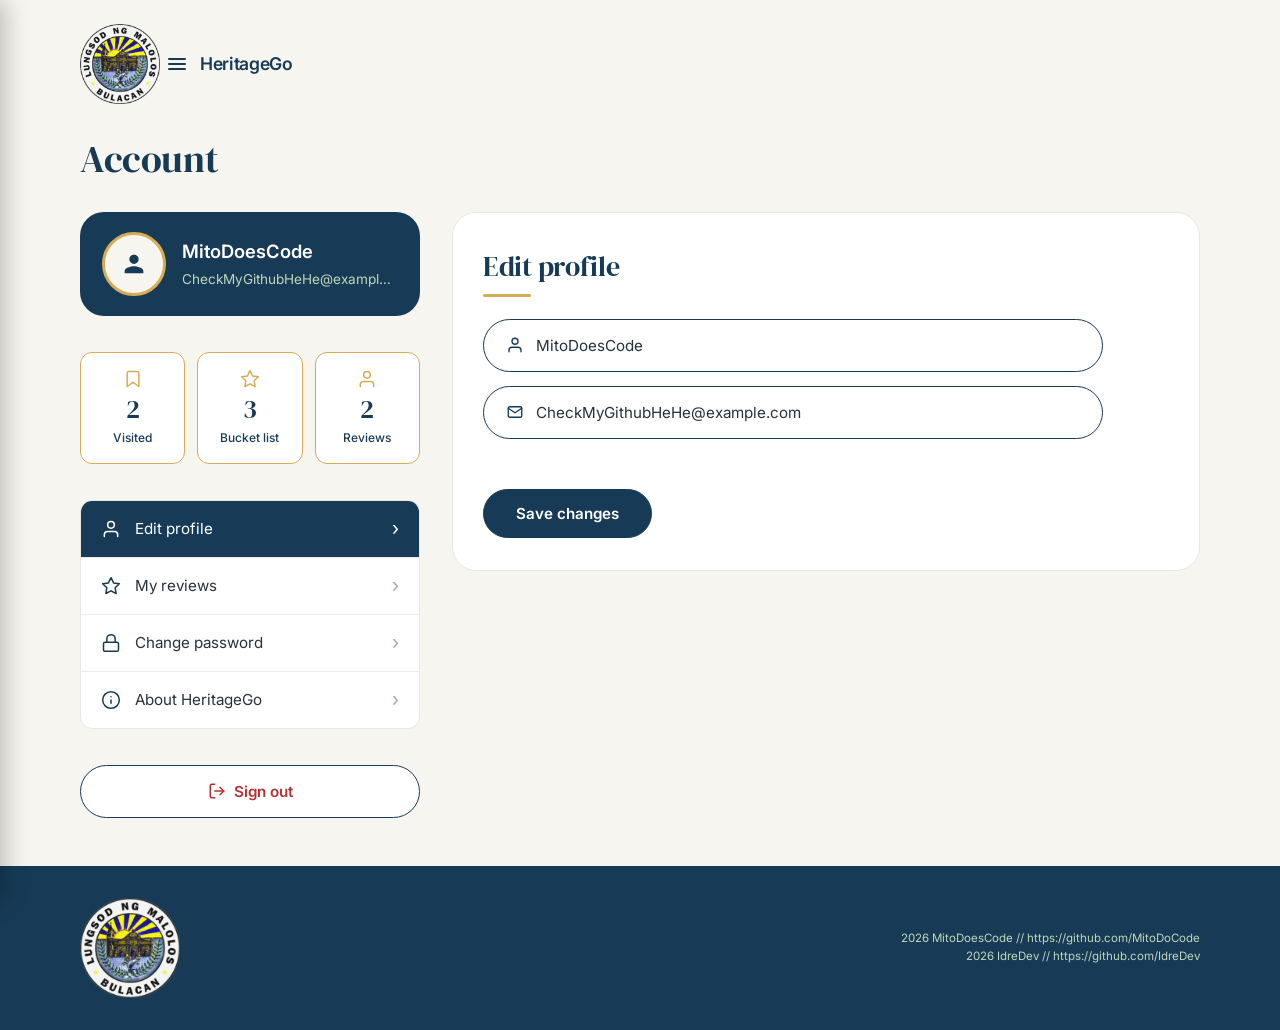
<file: docs/HTML/accountPage.html>
<!DOCTYPE html>
<html lang="en">
<head>
  <meta charset="UTF-8">
  <meta name="viewport" content="width=device-width, initial-scale=1.0">
  <title>Account — HeritageGo</title>
  <link rel="preconnect" href="https://fonts.googleapis.com">
  <link rel="preconnect" href="https://fonts.gstatic.com" crossorigin>
  <link rel="stylesheet" href="../CSS/accountPage.css">
  <link href="https://fonts.googleapis.com/css2?family=DM+Serif+Display:ital@0;1&family=Inter:opsz,wght@14..32,400;14..32,500;14..32,600&display=swap" rel="stylesheet">
</head>
<body>

  <!-- ========== SIDEBAR OVERLAY ========== -->
  <div class="sidebar-overlay" id="sidebarOverlay"></div>

  <!-- ========== SIDEBAR ========== -->
  <aside class="sidebar" id="sidebar" aria-hidden="true">
    <div class="sidebar-header">
      <div class="logo">
        <img src="../Images/logos/malolos logo.png" alt="Malolos Logo" class="logo-img">
        <span class="logo-text">HeritageGo</span>
      </div>
      <button class="sidebar-close" id="sidebarClose" aria-label="Close menu">✕</button>
    </div>

    <nav class="sidebar-nav">
      <a href="landingPage.html" class="sidebar-link" data-page="explore">
        <img src="../Images/logos/compass.png" alt="" class="sidebar-icon-img">
        <span>Explore</span>
      </a>
      <a href="mytripsPage.html" class="sidebar-link" data-page="trips">
        <img src="../Images/logos/wishlist.png" alt="" class="sidebar-icon-img">
        <span>My Trips</span>
      </a>
      <a href="accountPage.html" class="sidebar-link" data-page="account">
        <img src="../Images/logos/user.png" alt="" class="sidebar-icon-img">
        <span>Account</span>
      </a>
    </nav>
  </aside>

  <!-- ========== PAGE CONTENT ========== -->
  <div class="page-wrap">

    <!-- ========== HEADER ========== -->
    <header class="account-header">
      <div class="account-title-row">
        <div class="logo" id="logoBtn" role="button" tabindex="0" aria-label="Open menu">
          <img src="../Images/logos/malolos logo.png" alt="Malolos Logo" class="logo-img">
          <span class="hamburger" aria-hidden="true">
            <span></span>
            <span></span>
            <span></span>
          </span>
          <span class="logo-text">HeritageGo</span>
        </div>
      </div>

      <h1>Account</h1>
    </header>

    <!-- ========== TWO-COLUMN LAYOUT ========== -->
    <div class="account-wrap">

      <!-- ========== LEFT COLUMN ========== -->
      <div class="account-side">

        <!-- Profile card -->
        <section class="profile-card">
          <div class="profile-avatar" id="profileAvatar">
            <svg viewBox="0 0 24 24" width="28" height="28" fill="currentColor" aria-hidden="true">
              <path d="M12 12c2.21 0 4-1.79 4-4s-1.79-4-4-4-4 1.79-4 4 1.79 4 4 4zm0 2c-2.67 0-8 1.34-8 4v2h16v-2c0-2.66-5.33-4-8-4z"/>
            </svg>
          </div>
          <div class="profile-info">
            <p class="profile-name" id="profileName">Your name</p>
            <p class="profile-email" id="profileEmail">you@example.com</p>
          </div>
        </section>

        <!-- Stats row -->
        <section class="stats-row">
          <a href="mytripsPage.html?view=visited" class="stat-card">
            <svg class="stat-icon" viewBox="0 0 24 24" width="20" height="20" fill="none" stroke="currentColor" stroke-width="1.8" stroke-linecap="round" stroke-linejoin="round">
              <path d="M19 21l-7-5-7 5V5a2 2 0 0 1 2-2h10a2 2 0 0 1 2 2z"/>
            </svg>
            <span class="stat-num" id="statVisited">2</span>
            <span class="stat-label">Visited</span>
          </a>
          <a href="mytripsPage.html?view=bucket" class="stat-card">
            <svg class="stat-icon" viewBox="0 0 24 24" width="20" height="20" fill="none" stroke="currentColor" stroke-width="1.8" stroke-linecap="round" stroke-linejoin="round">
              <polygon points="12 2 15.09 8.26 22 9.27 17 14.14 18.18 21.02 12 17.77 5.82 21.02 7 14.14 2 9.27 8.91 8.26 12 2"/>
            </svg>
            <span class="stat-num" id="statBucket">3</span>
            <span class="stat-label">Bucket list</span>
          </a>
          <a href="#" class="stat-card" data-action="my-reviews">
            <svg class="stat-icon" viewBox="0 0 24 24" width="20" height="20" fill="none" stroke="currentColor" stroke-width="1.8" stroke-linecap="round" stroke-linejoin="round">
              <path d="M20 21v-2a4 4 0 0 0-4-4H8a4 4 0 0 0-4 4v2"/>
              <circle cx="12" cy="7" r="4"/>
            </svg>
            <span class="stat-num" id="statReviews">2</span>
            <span class="stat-label">Reviews</span>
          </a>
        </section>

        <!-- Menu list -->
        <nav class="menu-list">
          <button class="menu-item is-active" data-action="edit-profile" type="button">
            <svg class="menu-icon" viewBox="0 0 24 24" width="20" height="20" fill="none" stroke="currentColor" stroke-width="1.8" stroke-linecap="round" stroke-linejoin="round">
              <path d="M20 21v-2a4 4 0 0 0-4-4H8a4 4 0 0 0-4 4v2"/>
              <circle cx="12" cy="7" r="4"/>
            </svg>
            <span>Edit profile</span>
            <span class="menu-arrow">›</span>
          </button>

          <button class="menu-item" data-action="my-reviews" type="button">
            <svg class="menu-icon" viewBox="0 0 24 24" width="20" height="20" fill="none" stroke="currentColor" stroke-width="1.8" stroke-linecap="round" stroke-linejoin="round">
              <polygon points="12 2 15.09 8.26 22 9.27 17 14.14 18.18 21.02 12 17.77 5.82 21.02 7 14.14 2 9.27 8.91 8.26 12 2"/>
            </svg>
            <span>My reviews</span>
            <span class="menu-arrow">›</span>
          </button>

          <button class="menu-item" data-action="change-password" type="button">
            <svg class="menu-icon" viewBox="0 0 24 24" width="20" height="20" fill="none" stroke="currentColor" stroke-width="1.8" stroke-linecap="round" stroke-linejoin="round">
              <rect x="3" y="11" width="18" height="11" rx="2" ry="2"/>
              <path d="M7 11V7a5 5 0 0 1 10 0v4"/>
            </svg>
            <span>Change password</span>
            <span class="menu-arrow">›</span>
          </button>

          <button class="menu-item" data-action="about" type="button">
            <svg class="menu-icon" viewBox="0 0 24 24" width="20" height="20" fill="none" stroke="currentColor" stroke-width="1.8" stroke-linecap="round" stroke-linejoin="round">
              <circle cx="12" cy="12" r="10"/>
              <line x1="12" y1="16" x2="12" y2="12"/>
              <line x1="12" y1="8" x2="12.01" y2="8"/>
            </svg>
            <span>About HeritageGo</span>
            <span class="menu-arrow">›</span>
          </button>
        </nav>

        <!-- Sign out -->
        <button class="sign-out-btn" id="signOutBtn" type="button">
          <svg viewBox="0 0 24 24" width="18" height="18" fill="none" stroke="currentColor" stroke-width="2" stroke-linecap="round" stroke-linejoin="round">
            <path d="M9 21H5a2 2 0 0 1-2-2V5a2 2 0 0 1 2-2h4"/>
            <polyline points="16 17 21 12 16 7"/>
            <line x1="21" y1="12" x2="9" y2="12"/>
          </svg>
          <span>Sign out</span>
        </button>

      </div>

      <!-- ========== RIGHT COLUMN — PANELS ========== -->
      <div class="account-panels">

        <!-- ===== PANEL: EDIT PROFILE ===== -->
        <section class="panel is-open" data-panel="edit-profile">
          <h2 class="panel-title">Edit profile</h2>

          <form class="edit-form" id="editForm" novalidate>

            <div class="edit-field">
              <span class="edit-field-icon">
                <svg viewBox="0 0 24 24" width="18" height="18" fill="none" stroke="currentColor" stroke-width="1.8" stroke-linecap="round" stroke-linejoin="round">
                  <path d="M20 21v-2a4 4 0 0 0-4-4H8a4 4 0 0 0-4 4v2"/>
                  <circle cx="12" cy="7" r="4"/>
                </svg>
              </span>
              <input type="text" id="editName" class="edit-input" placeholder="Your Name" autocomplete="name">
            </div>

            <div class="edit-field">
              <span class="edit-field-icon">
                <svg viewBox="0 0 24 24" width="18" height="18" fill="none" stroke="currentColor" stroke-width="1.8" stroke-linecap="round" stroke-linejoin="round">
                  <rect x="3" y="5" width="18" height="14" rx="2" ry="2"/>
                  <polyline points="3 7 12 13 21 7"/>
                </svg>
              </span>
              <input type="email" id="editEmail" class="edit-input" placeholder="youremail@email.com" autocomplete="email">
            </div>

            <p class="form-message" id="editMessage"></p>

            <button type="submit" class="panel-btn" id="editSave">Save changes</button>
          </form>
        </section>

        <!-- ===== PANEL: MY REVIEWS ===== -->
        <section class="panel" data-panel="my-reviews">
          <h2 class="panel-title">My reviews</h2>

          <div class="reviews-stack" id="reviewsStack">
            <!-- Rendered by JS -->
          </div>
        </section>

        <!-- ===== PANEL: CHANGE PASSWORD ===== -->
        <section class="panel" data-panel="change-password">
          <h2 class="panel-title">Change password</h2>

          <form class="edit-form" id="passwordForm" novalidate>

            <div class="edit-field">
              <span class="edit-field-icon">
                <svg viewBox="0 0 24 24" width="18" height="18" fill="none" stroke="currentColor" stroke-width="1.8" stroke-linecap="round" stroke-linejoin="round">
                  <rect x="3" y="11" width="18" height="11" rx="2" ry="2"/>
                  <path d="M7 11V7a5 5 0 0 1 10 0v4"/>
                </svg>
              </span>
              <input type="password" id="currentPassword" class="edit-input" placeholder="Current password" autocomplete="current-password">
            </div>

            <div class="edit-field">
              <span class="edit-field-icon">
                <svg viewBox="0 0 24 24" width="18" height="18" fill="none" stroke="currentColor" stroke-width="1.8" stroke-linecap="round" stroke-linejoin="round">
                  <rect x="3" y="11" width="18" height="11" rx="2" ry="2"/>
                  <path d="M7 11V7a5 5 0 0 1 10 0v4"/>
                </svg>
              </span>
              <input type="password" id="newPassword" class="edit-input" placeholder="New password" autocomplete="new-password">
            </div>

            <div class="edit-field">
              <span class="edit-field-icon">
                <svg viewBox="0 0 24 24" width="18" height="18" fill="none" stroke="currentColor" stroke-width="1.8" stroke-linecap="round" stroke-linejoin="round">
                  <rect x="3" y="11" width="18" height="11" rx="2" ry="2"/>
                  <path d="M7 11V7a5 5 0 0 1 10 0v4"/>
                </svg>
              </span>
              <input type="password" id="confirmPassword" class="edit-input" placeholder="Confirm new password" autocomplete="new-password">
            </div>

            <p class="form-hint">Use at least 8 characters with a mix of letters and numbers.</p>
            <p class="form-message" id="passwordMessage"></p>

            <button type="submit" class="panel-btn" id="passwordSave">Update password</button>
          </form>
        </section>

        <!-- ===== PANEL: ABOUT ===== -->
        <section class="panel" data-panel="about">
          <div class="about-hero">
            <div class="about-logo">
              <svg viewBox="0 0 24 24" width="28" height="28" fill="currentColor" aria-hidden="true">
                <path d="M12 2L2 9v13h6v-8h8v8h6V9z"/>
              </svg>
            </div>

            <h2 class="about-title">HeritageGO</h2>
            <p class="about-version">Version 1.0 • Malolos City</p>

            <p class="about-desc">
              HeritageGO helps visitors discover and explore the historical and cultural
              landmarks of Malolos City, Bulacan. Search places, save a bucket list,
              check in on arrival, share ratings and follow walking routes.
            </p>

            <div class="about-info">
              <div class="about-info-row">
                <span class="about-info-label">Data sources</span>
                <span class="about-info-value">Geoapify • OpenStreetMap</span>
              </div>
              <div class="about-info-row">
                <span class="about-info-label">Cloud sync</span>
                <span class="about-info-value">Firebase Realtime Database</span>
              </div>
              <div class="about-info-row">
                <span class="about-info-label">Project</span>
                <span class="about-info-value">Academic thesis • Bulacan State University</span>
              </div>
            </div>

            <div class="about-actions">
              <button class="panel-btn panel-btn--ghost" type="button" id="termsBtn">Terms of use</button>
              <button class="panel-btn panel-btn--ghost" type="button" id="privacyBtn">Privacy policy</button>
            </div>
          </div>
        </section>

      </div>

    </div>

  </div>

  <!-- ========== FOOTER ========== -->
  <footer class="site-footer">
    <div class="footer-inner">
      <img src="../Images/logos/malolos logo.png" alt="Malolos Logo" class="footer-logo-img">
      <p class="footer-text">
        2026 MitoDoesCode // https://github.com/MitoDoCode
        <br>
        2026 IdreDev // https://github.com/IdreDev
      </p>
    </div>
  </footer>

  <script src="../JS/landingpageSidebar.js"></script>
  <script src="../JS/accountPage.js"></script>
</body>
</html>
</file>
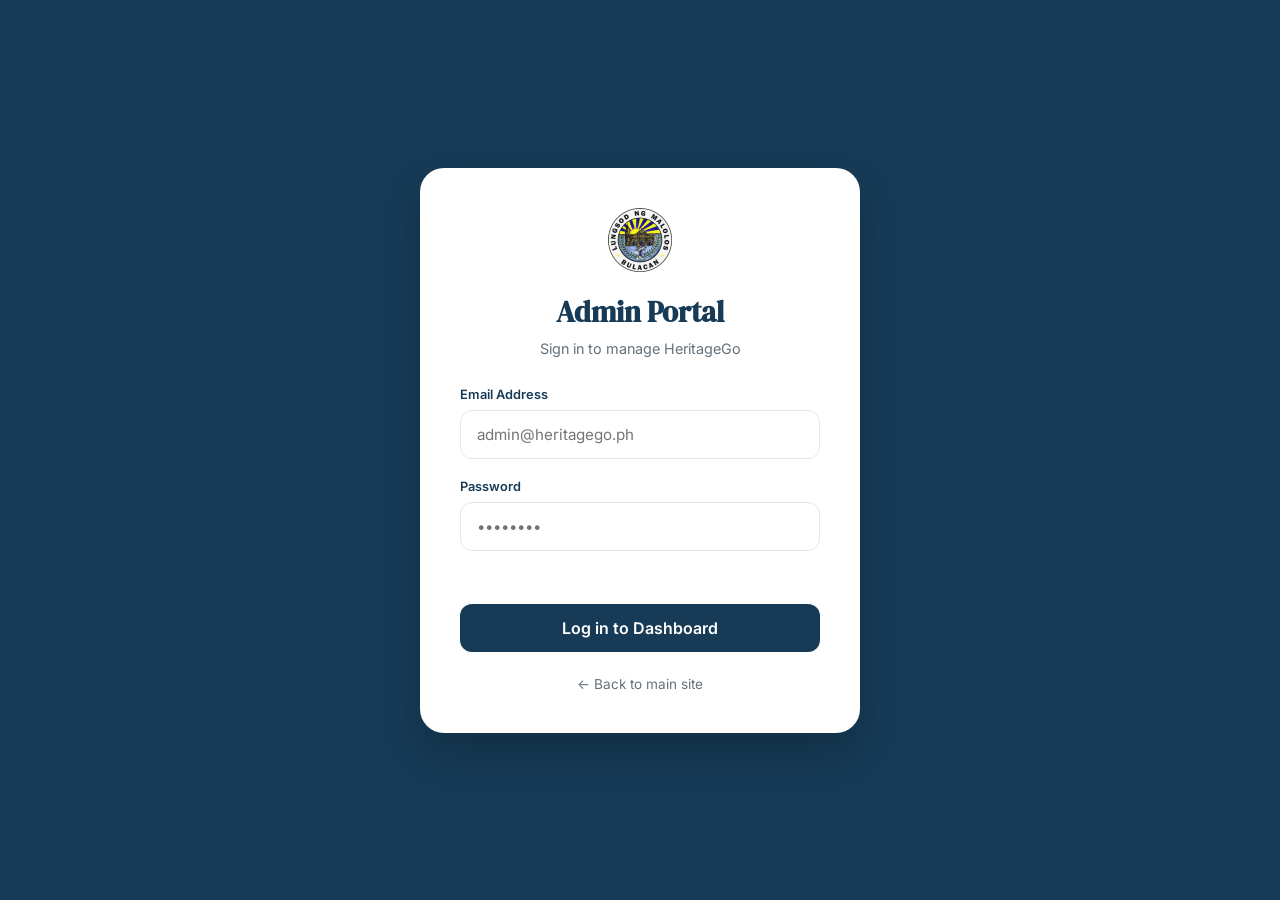
<file: docs/HTML/admin.html>
<!DOCTYPE html>
<html lang="en">
<head>
  <meta charset="UTF-8">
  <meta name="viewport" content="width=device-width, initial-scale=1.0">
  <title>Admin Login — HeritageGo</title>
  <link rel="preconnect" href="https://fonts.googleapis.com">
  <link rel="preconnect" href="https://fonts.gstatic.com" crossorigin>
  <link rel="stylesheet" href="../CSS/admin.css">
  <link href="https://fonts.googleapis.com/css2?family=DM+Serif+Display:ital@0;1&family=Inter:opsz,wght@14..32,400;14..32,500;14..32,600&display=swap" rel="stylesheet">
</head>
<body class="admin-login-body">

  <div class="admin-login-card">
    <div class="admin-login-header">
      <img src="../Images/logos/malolos logo.png" alt="HeritageGo" class="admin-login-logo">
      <h1>Admin Portal</h1>
      <p>Sign in to manage HeritageGo</p>
    </div>

    <form id="adminLoginForm" class="admin-login-form" novalidate>
      <div class="admin-input-group">
        <label for="adminEmail">Email Address</label>
        <input type="email" id="adminEmail" placeholder="admin@heritagego.ph" required autocomplete="username">
      </div>

      <div class="admin-input-group">
        <label for="adminPassword">Password</label>
        <input type="password" id="adminPassword" placeholder="••••••••" required autocomplete="current-password">
      </div>

      <p class="admin-error-msg" id="adminError"></p>

      <button type="submit" class="admin-btn-primary">Log in to Dashboard</button>
    </form>

    <a href="login&signupPage.html" class="admin-back-link">← Back to main site</a>
  </div>

  <script src="../JS/admin.js"></script>
</body>
</html>
</file>
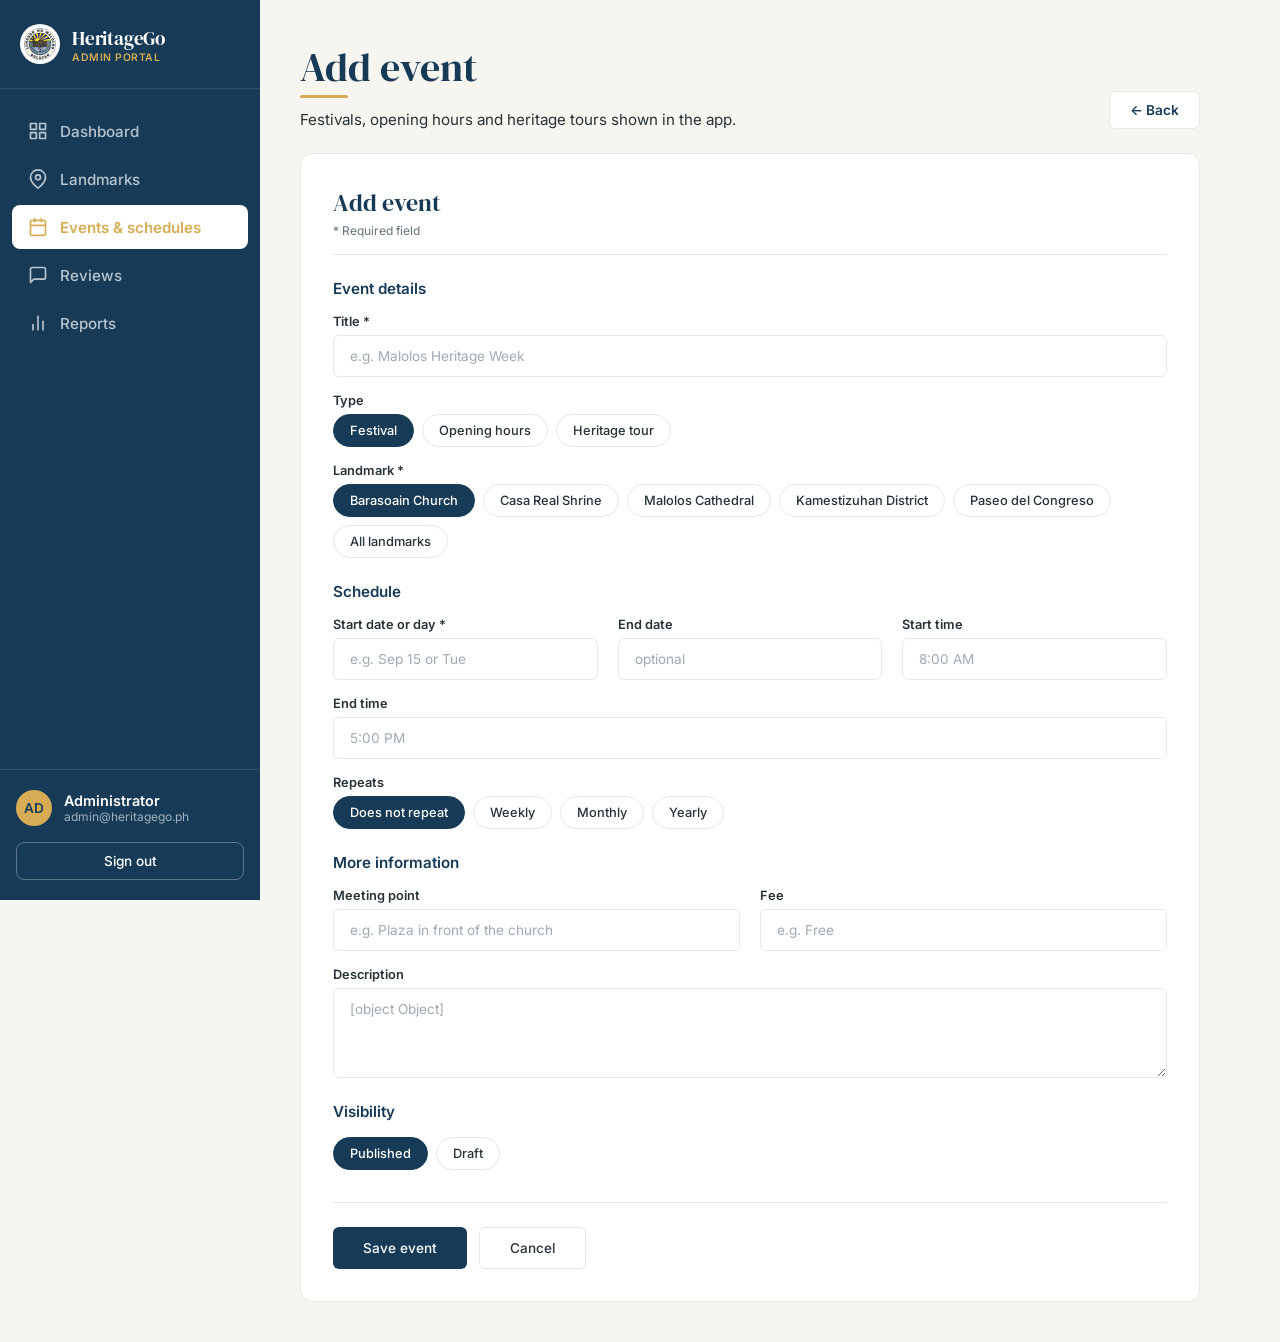
<file: docs/HTML/adminAddEvents.html>
<!DOCTYPE html>
<html lang="en">
<head>
  <meta charset="UTF-8">
  <meta name="viewport" content="width=device-width, initial-scale=1.0">
  <title>Add Event — HeritageGo Admin</title>
  <link rel="preconnect" href="https://fonts.googleapis.com">
  <link rel="preconnect" href="https://fonts.gstatic.com" crossorigin>
  <link rel="stylesheet" href="../CSS/adminAddEvents.css">
  <link href="https://fonts.googleapis.com/css2?family=DM+Serif+Display:ital@0;1&family=Inter:opsz,wght@14..32,400;14..32,500;14..32,600&display=swap" rel="stylesheet">
</head>
<body class="admin-body">

  <!-- ========== SIDEBAR ========== -->
  <aside class="admin-sidebar">
    <div class="admin-brand">
      <img src="../Images/logos/malolos logo.png" alt="Logo" class="admin-brand-logo">
      <div class="admin-brand-text">
        <span class="brand-title">HeritageGo</span>
        <span class="brand-subtitle">ADMIN PORTAL</span>
      </div>
    </div>

    <nav class="admin-nav">
      <a href="adminDashboard.html" class="admin-nav-item">
        <svg viewBox="0 0 24 24" width="20" height="20" fill="none" stroke="currentColor" stroke-width="2" stroke-linecap="round" stroke-linejoin="round"><rect x="3" y="3" width="7" height="7"></rect><rect x="14" y="3" width="7" height="7"></rect><rect x="14" y="14" width="7" height="7"></rect><rect x="3" y="14" width="7" height="7"></rect></svg>
        Dashboard
      </a>
      <a href="adminLandmarks.html" class="admin-nav-item">
        <svg viewBox="0 0 24 24" width="20" height="20" fill="none" stroke="currentColor" stroke-width="2" stroke-linecap="round" stroke-linejoin="round"><path d="M21 10c0 7-9 13-9 13s-9-6-9-13a9 9 0 0 1 18 0z"></path><circle cx="12" cy="10" r="3"></circle></svg>
        Landmarks
      </a>
      <a href="adminEvents.html" class="admin-nav-item active">
        <svg viewBox="0 0 24 24" width="20" height="20" fill="none" stroke="currentColor" stroke-width="2" stroke-linecap="round" stroke-linejoin="round"><rect x="3" y="4" width="18" height="18" rx="2" ry="2"></rect><line x1="16" y1="2" x2="16" y2="6"></line><line x1="8" y1="2" x2="8" y2="6"></line><line x1="3" y1="10" x2="21" y2="10"></line></svg>
        Events & schedules
      </a>
      <a href="adminReviews.html" class="admin-nav-item">
        <svg viewBox="0 0 24 24" width="20" height="20" fill="none" stroke="currentColor" stroke-width="2" stroke-linecap="round" stroke-linejoin="round"><path d="M21 15a2 2 0 0 1-2 2H7l-4 4V5a2 2 0 0 1 2-2h14a2 2 0 0 1 2 2z"></path></svg>
        Reviews
      </a>
      <a href="adminReports.html" class="admin-nav-item">
        <svg viewBox="0 0 24 24" width="20" height="20" fill="none" stroke="currentColor" stroke-width="2" stroke-linecap="round" stroke-linejoin="round"><line x1="18" y1="20" x2="18" y2="10"></line><line x1="12" y1="20" x2="12" y2="4"></line><line x1="6" y1="20" x2="6" y2="14"></line></svg>
        Reports
      </a>
    </nav>

    <div class="admin-sidebar-bottom">
      <div class="admin-profile">
        <div class="admin-avatar">AD</div>
        <div class="admin-profile-info">
          <span class="admin-name">Administrator</span>
          <span class="admin-email">admin@heritagego.ph</span>
        </div>
      </div>
      <button class="admin-signout-btn" id="adminSignOutBtn">Sign out</button>
    </div>
  </aside>

  <!-- ========== MAIN CONTENT ========== -->
  <main class="admin-main">
    
    <div class="form-wrapper">
      
      <!-- Header with Back Button -->
      <header class="admin-page-header header-flex">
        <div>
          <h1>Add event</h1>
          <p>Festivals, opening hours and heritage tours shown in the app.</p>
        </div>
        <a href="adminEvents.html" class="admin-back-btn">← Back</a>
      </header>

      <!-- Form Card -->
      <div class="form-card">
        <h2 class="form-title">Add event</h2>
        <p class="required-text">* Required field</p>
        <hr class="form-divider">

        <form id="addEventForm">
          
          <!-- ================= EVENT DETAILS ================= -->
          <h3 class="section-heading">Event details</h3>
          
          <div class="form-row">
            <div class="input-group full-width">
              <label>Title *</label>
              <input type="text" placeholder="e.g. Malolos Heritage Week" required>
            </div>
          </div>

          <div class="form-row">
            <div class="input-group full-width">
              <label>Type</label>
              <div class="pill-group">
                <button type="button" class="pill active">Festival</button>
                <button type="button" class="pill">Opening hours</button>
                <button type="button" class="pill">Heritage tour</button>
              </div>
            </div>
          </div>

          <div class="form-row">
            <div class="input-group full-width">
              <label>Landmark *</label>
              <div class="pill-group">
                <button type="button" class="pill active">Barasoain Church</button>
                <button type="button" class="pill">Casa Real Shrine</button>
                <button type="button" class="pill">Malolos Cathedral</button>
                <button type="button" class="pill">Kamestizuhan District</button>
                <button type="button" class="pill">Paseo del Congreso</button>
                <button type="button" class="pill">All landmarks</button>
              </div>
            </div>
          </div>

          <!-- ================= SCHEDULE ================= -->
          <h3 class="section-heading">Schedule</h3>
          
          <div class="form-row three-col">
            <div class="input-group">
              <label>Start date or day *</label>
              <input type="text" placeholder="e.g. Sep 15 or Tue" required>
            </div>
            <div class="input-group">
              <label>End date</label>
              <input type="text" placeholder="optional">
            </div>
            <div class="input-group">
              <label>Start time</label>
              <input type="text" placeholder="8:00 AM">
            </div>
          </div>

          <div class="form-row">
            <div class="input-group half-width">
              <label>End time</label>
              <input type="text" placeholder="5:00 PM">
            </div>
          </div>

          <div class="form-row">
            <div class="input-group full-width">
              <label>Repeats</label>
              <div class="pill-group">
                <button type="button" class="pill active">Does not repeat</button>
                <button type="button" class="pill">Weekly</button>
                <button type="button" class="pill">Monthly</button>
                <button type="button" class="pill">Yearly</button>
              </div>
            </div>
          </div>

          <!-- ================= MORE INFORMATION ================= -->
          <h3 class="section-heading">More information</h3>
          
          <div class="form-row">
            <div class="input-group">
              <label>Meeting point</label>
              <input type="text" placeholder="e.g. Plaza in front of the church">
            </div>
            <div class="input-group">
              <label>Fee</label>
              <input type="text" placeholder="e.g. Free">
            </div>
          </div>

          <div class="form-row">
            <div class="input-group full-width">
              <label>Description</label>
              <textarea rows="4" placeholder="[object Object]"></textarea>
            </div>
          </div>

          <!-- ================= VISIBILITY & ACTIONS ================= -->
          <h3 class="section-heading">Visibility</h3>
          <div class="form-row">
            <div class="input-group full-width">
              <div class="pill-group">
                <button type="button" class="pill active">Published</button>
                <button type="button" class="pill">Draft</button>
              </div>
            </div>
          </div>

          <div class="form-actions">
            <button type="submit" class="btn-dark" style="padding: 12px 30px;">Save event</button>
            <a href="adminEvents.html" class="btn-outline" style="padding: 12px 30px; text-decoration: none;">Cancel</a>
          </div>

        </form>
      </div>
      
    </div>
  </main>

  <script src="../JS/adminAddEvents.js"></script>
</body>
</html>
</file>
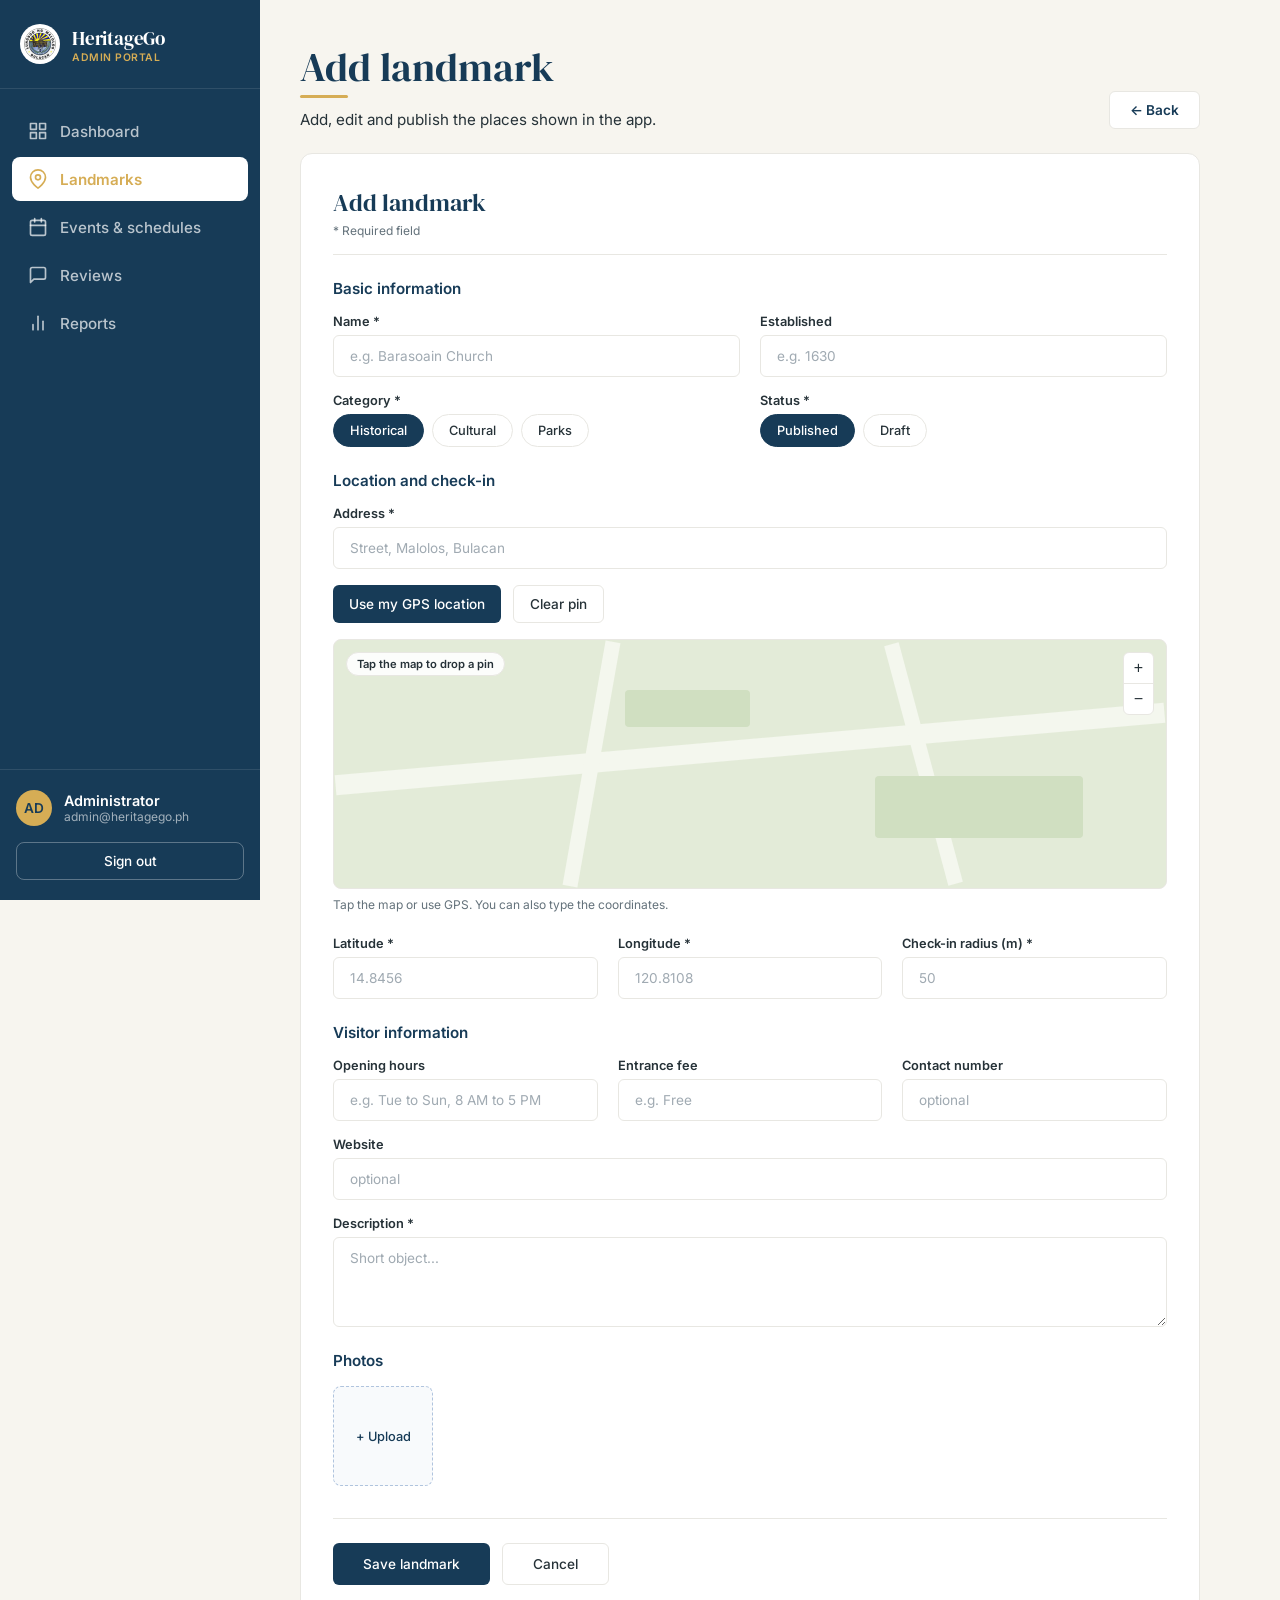
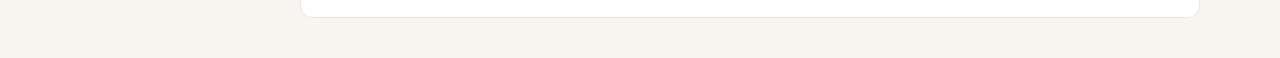
<file: docs/HTML/adminAddLandmark.html>
<!DOCTYPE html>
<html lang="en">
<head>
  <meta charset="UTF-8">
  <meta name="viewport" content="width=device-width, initial-scale=1.0">
  <title>Add Landmark — HeritageGo Admin</title>
  <link rel="preconnect" href="https://fonts.googleapis.com">
  <link rel="preconnect" href="https://fonts.gstatic.com" crossorigin>
  <link rel="stylesheet" href="../CSS/adminAddLandmark.css">
  <link href="https://fonts.googleapis.com/css2?family=DM+Serif+Display:ital@0;1&family=Inter:opsz,wght@14..32,400;14..32,500;14..32,600&display=swap" rel="stylesheet">
</head>
<body class="admin-body">

  <!-- ========== SIDEBAR ========== -->
  <aside class="admin-sidebar">
    <div class="admin-brand">
      <img src="../Images/logos/malolos logo.png" alt="Logo" class="admin-brand-logo">
      <div class="admin-brand-text">
        <span class="brand-title">HeritageGo</span>
        <span class="brand-subtitle">ADMIN PORTAL</span>
      </div>
    </div>

    <nav class="admin-nav">
      <a href="adminDashboard.html" class="admin-nav-item">
        <svg viewBox="0 0 24 24" width="20" height="20" fill="none" stroke="currentColor" stroke-width="2" stroke-linecap="round" stroke-linejoin="round"><rect x="3" y="3" width="7" height="7"></rect><rect x="14" y="3" width="7" height="7"></rect><rect x="14" y="14" width="7" height="7"></rect><rect x="3" y="14" width="7" height="7"></rect></svg>
        Dashboard
      </a>
      <a href="adminLandmarks.html" class="admin-nav-item active">
        <svg viewBox="0 0 24 24" width="20" height="20" fill="none" stroke="currentColor" stroke-width="2" stroke-linecap="round" stroke-linejoin="round"><path d="M21 10c0 7-9 13-9 13s-9-6-9-13a9 9 0 0 1 18 0z"></path><circle cx="12" cy="10" r="3"></circle></svg>
        Landmarks
      </a>
      <a href="#" class="admin-nav-item">
        <svg viewBox="0 0 24 24" width="20" height="20" fill="none" stroke="currentColor" stroke-width="2" stroke-linecap="round" stroke-linejoin="round"><rect x="3" y="4" width="18" height="18" rx="2" ry="2"></rect><line x1="16" y1="2" x2="16" y2="6"></line><line x1="8" y1="2" x2="8" y2="6"></line><line x1="3" y1="10" x2="21" y2="10"></line></svg>
        Events & schedules
      </a>
      <a href="#" class="admin-nav-item">
        <svg viewBox="0 0 24 24" width="20" height="20" fill="none" stroke="currentColor" stroke-width="2" stroke-linecap="round" stroke-linejoin="round"><path d="M21 15a2 2 0 0 1-2 2H7l-4 4V5a2 2 0 0 1 2-2h14a2 2 0 0 1 2 2z"></path></svg>
        Reviews
      </a>
      <a href="#" class="admin-nav-item">
        <svg viewBox="0 0 24 24" width="20" height="20" fill="none" stroke="currentColor" stroke-width="2" stroke-linecap="round" stroke-linejoin="round"><line x1="18" y1="20" x2="18" y2="10"></line><line x1="12" y1="20" x2="12" y2="4"></line><line x1="6" y1="20" x2="6" y2="14"></line></svg>
        Reports
      </a>
    </nav>

    <div class="admin-sidebar-bottom">
      <div class="admin-profile">
        <div class="admin-avatar">AD</div>
        <div class="admin-profile-info">
          <span class="admin-name">Administrator</span>
          <span class="admin-email">admin@heritagego.ph</span>
        </div>
      </div>
      <button class="admin-signout-btn" id="adminSignOutBtn">Sign out</button>
    </div>
  </aside>

  <!-- ========== MAIN CONTENT ========== -->
  <main class="admin-main">
    
  
    <div class="form-wrapper">
      
      <header class="admin-page-header header-flex">
        <div>
          <h1>Add landmark</h1>
          <p>Add, edit and publish the places shown in the app.</p>
        </div>
        <a href="adminLandmarks.html" class="admin-back-btn">← Back</a>
      </header>

      <div class="form-card">
        <h2 class="form-title">Add landmark</h2>
        <p class="required-text">* Required field</p>
        <hr class="form-divider">

        <form id="addLandmarkForm">
          
          <h3 class="section-heading">Basic information</h3>
          
          <div class="form-row">
            <div class="input-group">
              <label>Name *</label>
              <input type="text" placeholder="e.g. Barasoain Church" required>
            </div>
            <div class="input-group">
              <label>Established</label>
              <input type="text" placeholder="e.g. 1630">
            </div>
          </div>

          <div class="form-row">
            <div class="input-group">
              <label>Category *</label>
              <div class="pill-group">
                <button type="button" class="pill active">Historical</button>
                <button type="button" class="pill">Cultural</button>
                <button type="button" class="pill">Parks</button>
              </div>
            </div>
            <div class="input-group">
              <label>Status *</label>
              <div class="pill-group">
                <button type="button" class="pill active">Published</button>
                <button type="button" class="pill">Draft</button>
              </div>
            </div>
          </div>

          <h3 class="section-heading">Location and check-in</h3>
          
          <div class="form-row">
            <div class="input-group full-width">
              <label>Address *</label>
              <input type="text" placeholder="Street, Malolos, Bulacan" required>
            </div>
          </div>

          <div class="btn-row">
            <button type="button" class="btn-dark">Use my GPS location</button>
            <button type="button" class="btn-outline">Clear pin</button>
          </div>

          <div class="map-preview">
            <div class="map-road map-r1"></div>
            <div class="map-road map-r2"></div>
            <div class="map-road map-r3"></div>
            <div class="map-block map-b1"></div>
            <div class="map-block map-b2"></div>
            
            <span class="map-pill">Tap the map to drop a pin</span>
            
            <div class="map-zoom">
              <button type="button">+</button>
              <button type="button">−</button>
            </div>
          </div>
          <p class="help-text">Tap the map or use GPS. You can also type the coordinates.</p>

          <div class="form-row three-col">
            <div class="input-group">
              <label>Latitude *</label>
              <input type="text" placeholder="14.8456">
            </div>
            <div class="input-group">
              <label>Longitude *</label>
              <input type="text" placeholder="120.8108">
            </div>
            <div class="input-group">
              <label>Check-in radius (m) *</label>
              <input type="number" placeholder="50">
            </div>
          </div>

          <h3 class="section-heading">Visitor information</h3>
          
          <div class="form-row">
            <div class="input-group">
              <label>Opening hours</label>
              <input type="text" placeholder="e.g. Tue to Sun, 8 AM to 5 PM">
            </div>
            <div class="input-group">
              <label>Entrance fee</label>
              <input type="text" placeholder="e.g. Free">
            </div>
            <div class="input-group">
              <label>Contact number</label>
              <input type="text" placeholder="optional">
            </div>
          </div>

          <div class="form-row">
            <div class="input-group full-width">
              <label>Website</label>
              <input type="url" placeholder="optional">
            </div>
          </div>

          <div class="form-row">
            <div class="input-group full-width">
              <label>Description *</label>
              <textarea rows="4" placeholder="Short object..."></textarea>
            </div>
          </div>

          <h3 class="section-heading">Photos</h3>
          <div class="upload-box">
            <span>+ Upload</span>
          </div>

          <div class="form-actions">
            <button type="submit" class="btn-dark" style="padding: 12px 30px;">Save landmark</button>
            <a href="adminLandmarks.html" class="btn-outline" style="padding: 12px 30px; text-decoration: none;">Cancel</a>
          </div>

        </form>
      </div>
      
    </div>
  </main>

  <script src="../JS/adminAddLandmark.js"></script>
</body>
</html>
</file>
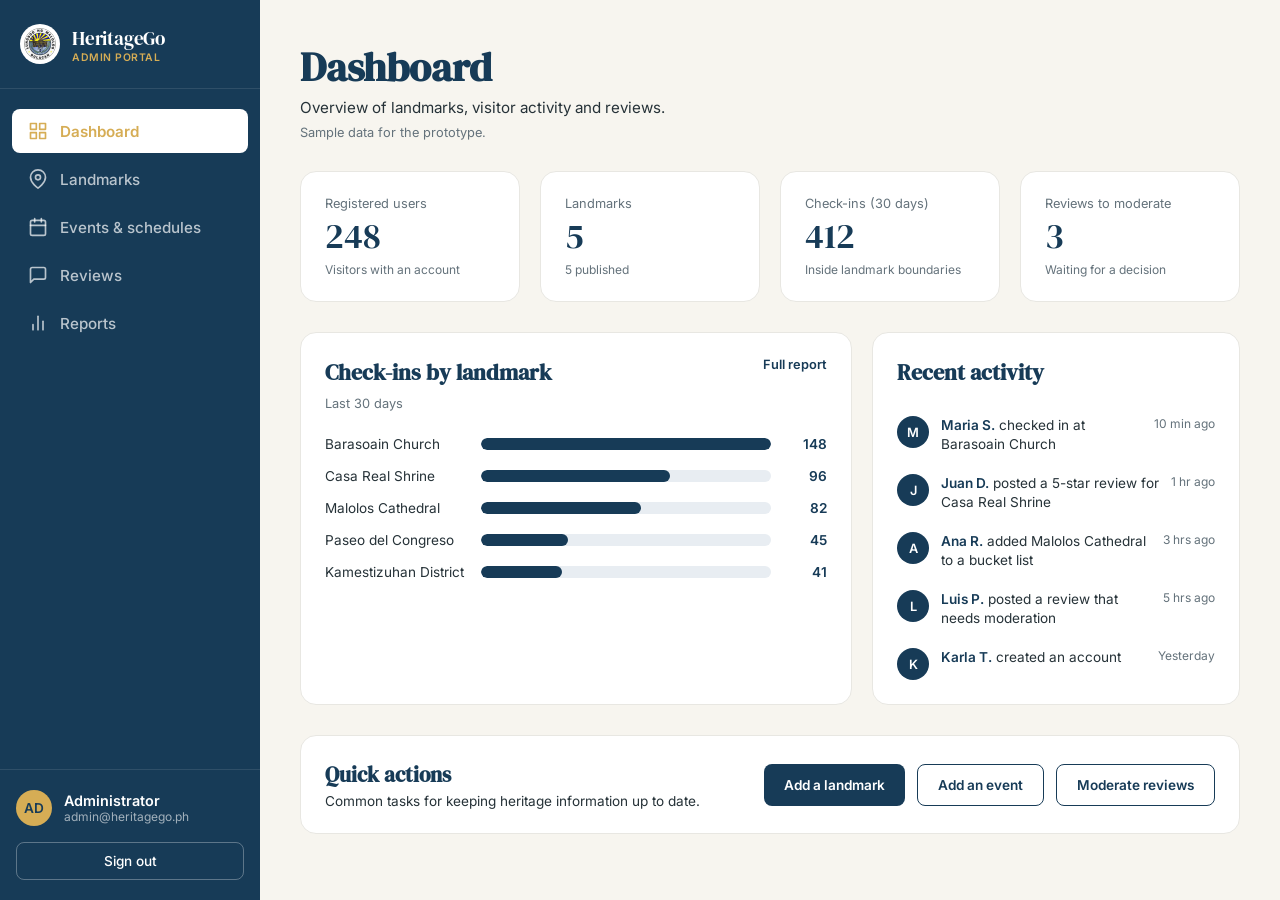
<file: docs/HTML/adminDashboard.html>
<!DOCTYPE html>
<html lang="en">
<head>
  <meta charset="UTF-8">
  <meta name="viewport" content="width=device-width, initial-scale=1.0">
  <title>Dashboard — HeritageGo Admin</title>
  <link rel="preconnect" href="https://fonts.googleapis.com">
  <link rel="preconnect" href="https://fonts.gstatic.com" crossorigin>
  <link rel="stylesheet" href="../CSS/adminDashboard.css">
  <link href="https://fonts.googleapis.com/css2?family=DM+Serif+Display:ital@0;1&family=Inter:opsz,wght@14..32,400;14..32,500;14..32,600&display=swap" rel="stylesheet">
</head>
<body class="admin-body">

  <aside class="admin-sidebar">
    <div class="admin-brand">
      <img src="../Images/logos/malolos logo.png" alt="Logo" class="admin-brand-logo">
      <div class="admin-brand-text">
        <span class="brand-title">HeritageGo</span>
        <span class="brand-subtitle">ADMIN PORTAL</span>
      </div>
    </div>
    <nav class="admin-nav">
      <a href="adminDashboard.html" class="admin-nav-item active">
        <svg viewBox="0 0 24 24" width="20" height="20" fill="none" stroke="currentColor" stroke-width="2" stroke-linecap="round" stroke-linejoin="round"><rect x="3" y="3" width="7" height="7"></rect><rect x="14" y="3" width="7" height="7"></rect><rect x="14" y="14" width="7" height="7"></rect><rect x="3" y="14" width="7" height="7"></rect></svg>
        Dashboard
      </a>
      <a href="adminLandmarks.html" class="admin-nav-item">
        <svg viewBox="0 0 24 24" width="20" height="20" fill="none" stroke="currentColor" stroke-width="2" stroke-linecap="round" stroke-linejoin="round"><path d="M21 10c0 7-9 13-9 13s-9-6-9-13a9 9 0 0 1 18 0z"></path><circle cx="12" cy="10" r="3"></circle></svg>
        Landmarks
      </a>
      <a href="adminEvents.html" class="admin-nav-item">
        <svg viewBox="0 0 24 24" width="20" height="20" fill="none" stroke="currentColor" stroke-width="2" stroke-linecap="round" stroke-linejoin="round"><rect x="3" y="4" width="18" height="18" rx="2" ry="2"></rect><line x1="16" y1="2" x2="16" y2="6"></line><line x1="8" y1="2" x2="8" y2="6"></line><line x1="3" y1="10" x2="21" y2="10"></line></svg>
        Events & schedules
      </a>
      <a href="adminReviews.html" class="admin-nav-item">
        <svg viewBox="0 0 24 24" width="20" height="20" fill="none" stroke="currentColor" stroke-width="2" stroke-linecap="round" stroke-linejoin="round"><path d="M21 15a2 2 0 0 1-2 2H7l-4 4V5a2 2 0 0 1 2-2h14a2 2 0 0 1 2 2z"></path></svg>
        Reviews
      </a>
      <a href="adminReports.html" class="admin-nav-item">
        <svg viewBox="0 0 24 24" width="20" height="20" fill="none" stroke="currentColor" stroke-width="2" stroke-linecap="round" stroke-linejoin="round"><line x1="18" y1="20" x2="18" y2="10"></line><line x1="12" y1="20" x2="12" y2="4"></line><line x1="6" y1="20" x2="6" y2="14"></line></svg>
        Reports
      </a>
    </nav>
    <div class="admin-sidebar-bottom">
      <div class="admin-profile">
        <div class="admin-avatar">AD</div>
        <div class="admin-profile-info">
          <span class="admin-name">Administrator</span>
          <span class="admin-email">admin@heritagego.ph</span>
        </div>
      </div>
      <button class="admin-signout-btn" id="adminSignOutBtn">Sign out</button>
    </div>
  </aside>

  <main class="admin-main">
    <header class="admin-page-header">
      <h1>Dashboard</h1>
      <p>Overview of landmarks, visitor activity and reviews.</p>
      <span class="admin-sample-text">Sample data for the prototype.</span>
    </header>

    <div class="admin-stats-grid">
      <div class="admin-stat-card">
        <span class="stat-label">Registered users</span>
        <span class="stat-value">248</span>
        <span class="stat-desc">Visitors with an account</span>
      </div>
      <div class="admin-stat-card">
        <span class="stat-label">Landmarks</span>
        <span class="stat-value">5</span>
        <span class="stat-desc">5 published</span>
      </div>
      <div class="admin-stat-card">
        <span class="stat-label">Check-ins (30 days)</span>
        <span class="stat-value">412</span>
        <span class="stat-desc">Inside landmark boundaries</span>
      </div>
      <div class="admin-stat-card">
        <span class="stat-label">Reviews to moderate</span>
        <span class="stat-value">3</span>
        <span class="stat-desc">Waiting for a decision</span>
      </div>
    </div>

    <div class="admin-middle-grid">
      <div class="admin-card">
        <div class="admin-card-header">
          <div>
            <h2>Check-ins by landmark</h2>
            <span class="card-sub">Last 30 days</span>
          </div>
          <a href="#" class="admin-link">Full report</a>
        </div>
        <div class="admin-bar-chart">
          <div class="chart-row">
            <span class="chart-label">Barasoain Church</span>
            <div class="chart-bar-wrap"><div class="chart-bar" style="width: 100%;"></div></div>
            <span class="chart-value">148</span>
          </div>
          <div class="chart-row">
            <span class="chart-label">Casa Real Shrine</span>
            <div class="chart-bar-wrap"><div class="chart-bar" style="width: 65%;"></div></div>
            <span class="chart-value">96</span>
          </div>
          <div class="chart-row">
            <span class="chart-label">Malolos Cathedral</span>
            <div class="chart-bar-wrap"><div class="chart-bar" style="width: 55%;"></div></div>
            <span class="chart-value">82</span>
          </div>
          <div class="chart-row">
            <span class="chart-label">Paseo del Congreso</span>
            <div class="chart-bar-wrap"><div class="chart-bar" style="width: 30%;"></div></div>
            <span class="chart-value">45</span>
          </div>
          <div class="chart-row">
            <span class="chart-label">Kamestizuhan District</span>
            <div class="chart-bar-wrap"><div class="chart-bar" style="width: 28%;"></div></div>
            <span class="chart-value">41</span>
          </div>
        </div>
      </div>

      <div class="admin-card">
        <div class="admin-card-header">
          <h2>Recent activity</h2>
        </div>
        <div class="admin-activity-list">
          <div class="activity-item">
            <div class="activity-avatar">M</div>
            <div class="activity-content"><p><strong>Maria S.</strong> checked in at Barasoain Church</p></div>
            <span class="activity-time">10 min ago</span>
          </div>
          <div class="activity-item">
            <div class="activity-avatar">J</div>
            <div class="activity-content"><p><strong>Juan D.</strong> posted a 5-star review for Casa Real Shrine</p></div>
            <span class="activity-time">1 hr ago</span>
          </div>
          <div class="activity-item">
            <div class="activity-avatar">A</div>
            <div class="activity-content"><p><strong>Ana R.</strong> added Malolos Cathedral to a bucket list</p></div>
            <span class="activity-time">3 hrs ago</span>
          </div>
          <div class="activity-item">
            <div class="activity-avatar">L</div>
            <div class="activity-content"><p><strong>Luis P.</strong> posted a review that needs moderation</p></div>
            <span class="activity-time">5 hrs ago</span>
          </div>
          <div class="activity-item">
            <div class="activity-avatar">K</div>
            <div class="activity-content"><p><strong>Karla T.</strong> created an account</p></div>
            <span class="activity-time">Yesterday</span>
          </div>
        </div>
      </div>
    </div>

    <div class="admin-quick-actions">
      <div class="qa-text">
        <h3>Quick actions</h3>
        <p>Common tasks for keeping heritage information up to date.</p>
      </div>
      <div class="qa-buttons">
        <a href="adminAddLandmark.html" class="admin-btn-primary" style="text-decoration: none; display: inline-flex; align-items: center; justify-content: center;">Add a landmark</a>
        <a href="adminAddEvents.html" class="admin-btn-secondary" style="text-decoration: none; display: inline-flex; align-items: center; justify-content: center;">Add an event</a>
        <a href="adminReviews.html" class="admin-btn-secondary" style="text-decoration: none; display: inline-flex; align-items: center; justify-content: center;">Moderate reviews</a>
      </div>
    </div>
  </main>
  <script src="../JS/adminDashboard.js"></script>
</body>
</html>
</file>
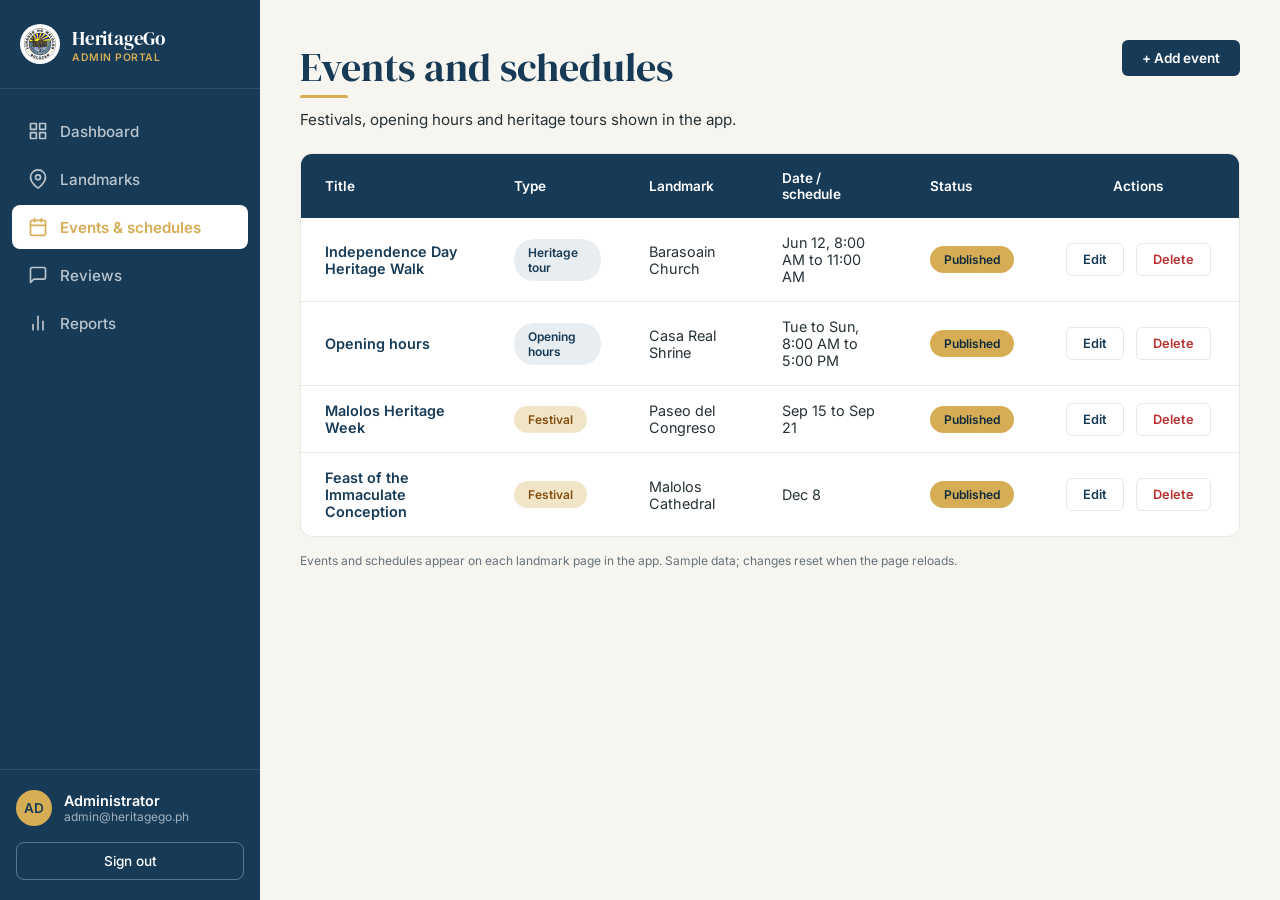
<file: docs/HTML/adminEvents.html>
<!DOCTYPE html>
<html lang="en">
<head>
  <meta charset="UTF-8">
  <meta name="viewport" content="width=device-width, initial-scale=1.0">
  <title>Events & Schedules — HeritageGo Admin</title>
  <link rel="preconnect" href="https://fonts.googleapis.com">
  <link rel="preconnect" href="https://fonts.gstatic.com" crossorigin>
  <link rel="stylesheet" href="../CSS/adminEvents.css">
  <link href="https://fonts.googleapis.com/css2?family=DM+Serif+Display:ital@0;1&family=Inter:opsz,wght@14..32,400;14..32,500;14..32,600&display=swap" rel="stylesheet">
</head>
<body class="admin-body">

  <aside class="admin-sidebar">
    <div class="admin-brand">
      <img src="../Images/logos/malolos logo.png" alt="Logo" class="admin-brand-logo">
      <div class="admin-brand-text">
        <span class="brand-title">HeritageGo</span>
        <span class="brand-subtitle">ADMIN PORTAL</span>
      </div>
    </div>
    <nav class="admin-nav">
      <a href="adminDashboard.html" class="admin-nav-item">
        <svg viewBox="0 0 24 24" width="20" height="20" fill="none" stroke="currentColor" stroke-width="2" stroke-linecap="round" stroke-linejoin="round"><rect x="3" y="3" width="7" height="7"></rect><rect x="14" y="3" width="7" height="7"></rect><rect x="14" y="14" width="7" height="7"></rect><rect x="3" y="14" width="7" height="7"></rect></svg>
        Dashboard
      </a>
      <a href="adminLandmarks.html" class="admin-nav-item">
        <svg viewBox="0 0 24 24" width="20" height="20" fill="none" stroke="currentColor" stroke-width="2" stroke-linecap="round" stroke-linejoin="round"><path d="M21 10c0 7-9 13-9 13s-9-6-9-13a9 9 0 0 1 18 0z"></path><circle cx="12" cy="10" r="3"></circle></svg>
        Landmarks
      </a>
      <a href="adminEvents.html" class="admin-nav-item active">
        <svg viewBox="0 0 24 24" width="20" height="20" fill="none" stroke="currentColor" stroke-width="2" stroke-linecap="round" stroke-linejoin="round"><rect x="3" y="4" width="18" height="18" rx="2" ry="2"></rect><line x1="16" y1="2" x2="16" y2="6"></line><line x1="8" y1="2" x2="8" y2="6"></line><line x1="3" y1="10" x2="21" y2="10"></line></svg>
        Events & schedules
      </a>
      <a href="adminReviews.html" class="admin-nav-item">
        <svg viewBox="0 0 24 24" width="20" height="20" fill="none" stroke="currentColor" stroke-width="2" stroke-linecap="round" stroke-linejoin="round"><path d="M21 15a2 2 0 0 1-2 2H7l-4 4V5a2 2 0 0 1 2-2h14a2 2 0 0 1 2 2z"></path></svg>
        Reviews
      </a>
      <a href="adminReports.html" class="admin-nav-item">
        <svg viewBox="0 0 24 24" width="20" height="20" fill="none" stroke="currentColor" stroke-width="2" stroke-linecap="round" stroke-linejoin="round"><line x1="18" y1="20" x2="18" y2="10"></line><line x1="12" y1="20" x2="12" y2="4"></line><line x1="6" y1="20" x2="6" y2="14"></line></svg>
        Reports
      </a>
    </nav>
    <div class="admin-sidebar-bottom">
      <div class="admin-profile">
        <div class="admin-avatar">AD</div>
        <div class="admin-profile-info">
          <span class="admin-name">Administrator</span>
          <span class="admin-email">admin@heritagego.ph</span>
        </div>
      </div>
      <button class="admin-signout-btn" id="adminSignOutBtn">Sign out</button>
    </div>
  </aside>

  <main class="admin-main">
    <div class="form-wrapper">
      <header class="admin-page-header header-flex">
        <div>
          <h1>Events and schedules</h1>
          <p>Festivals, opening hours and heritage tours shown in the app.</p>
        </div>
        <a href="adminAddEvents.html" class="admin-btn-primary header-btn" style="text-decoration: none;">+ Add event</a>
      </header>

      <div class="admin-table-container">
        <table class="admin-table">
          <thead>
            <tr>
              <th>Title</th>
              <th>Type</th>
              <th>Landmark</th>
              <th>Date / schedule</th>
              <th>Status</th>
              <th style="text-align: center;">Actions</th>
            </tr>
          </thead>
          <tbody id="eventsTableBody"></tbody>
        </table>
      </div>
      <p class="admin-footnote">Events and schedules appear on each landmark page in the app. Sample data; changes reset when the page reloads.</p>
    </div>
  </main>
  <script src="../JS/adminEvents.js"></script>
</body>
</html>
</file>
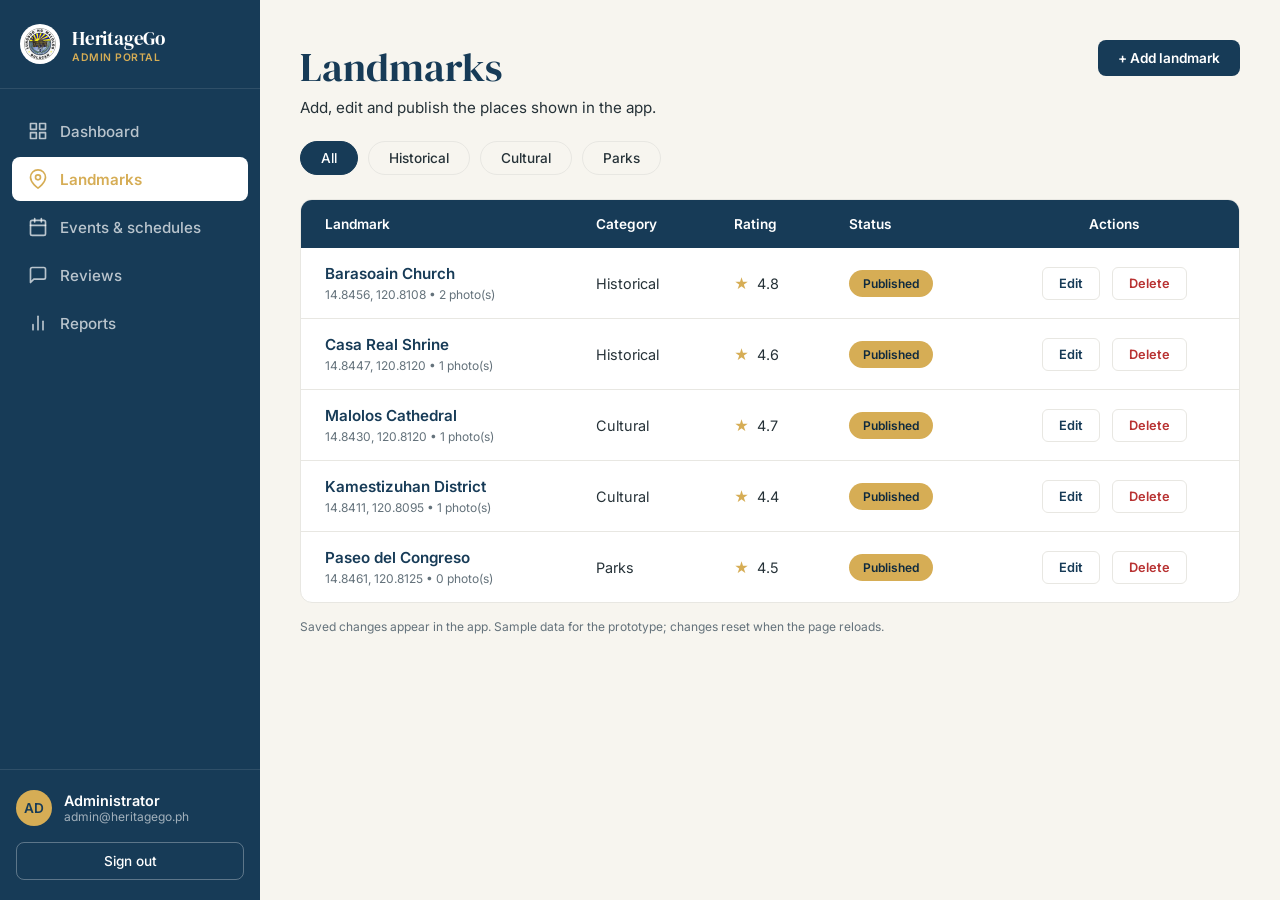
<file: docs/HTML/adminLandmarks.html>
<!DOCTYPE html>
<html lang="en">
<head>
  <meta charset="UTF-8">
  <meta name="viewport" content="width=device-width, initial-scale=1.0">
  <title>Landmarks — HeritageGo Admin</title>
  <link rel="preconnect" href="https://fonts.googleapis.com">
  <link rel="preconnect" href="https://fonts.gstatic.com" crossorigin>
  <link rel="stylesheet" href="../CSS/adminLandmarks.css">
  <link href="https://fonts.googleapis.com/css2?family=DM+Serif+Display:ital@0;1&family=Inter:opsz,wght@14..32,400;14..32,500;14..32,600&display=swap" rel="stylesheet">
</head>
<body class="admin-body">

  <aside class="admin-sidebar">
    <div class="admin-brand">
      <img src="../Images/logos/malolos logo.png" alt="Logo" class="admin-brand-logo">
      <div class="admin-brand-text">
        <span class="brand-title">HeritageGo</span>
        <span class="brand-subtitle">ADMIN PORTAL</span>
      </div>
    </div>
    <nav class="admin-nav">
      <a href="adminDashboard.html" class="admin-nav-item">
        <svg viewBox="0 0 24 24" width="20" height="20" fill="none" stroke="currentColor" stroke-width="2" stroke-linecap="round" stroke-linejoin="round"><rect x="3" y="3" width="7" height="7"></rect><rect x="14" y="3" width="7" height="7"></rect><rect x="14" y="14" width="7" height="7"></rect><rect x="3" y="14" width="7" height="7"></rect></svg>
        Dashboard
      </a>
      <a href="adminLandmarks.html" class="admin-nav-item active">
        <svg viewBox="0 0 24 24" width="20" height="20" fill="none" stroke="currentColor" stroke-width="2" stroke-linecap="round" stroke-linejoin="round"><path d="M21 10c0 7-9 13-9 13s-9-6-9-13a9 9 0 0 1 18 0z"></path><circle cx="12" cy="10" r="3"></circle></svg>
        Landmarks
      </a>
      <a href="adminEvents.html" class="admin-nav-item">
        <svg viewBox="0 0 24 24" width="20" height="20" fill="none" stroke="currentColor" stroke-width="2" stroke-linecap="round" stroke-linejoin="round"><rect x="3" y="4" width="18" height="18" rx="2" ry="2"></rect><line x1="16" y1="2" x2="16" y2="6"></line><line x1="8" y1="2" x2="8" y2="6"></line><line x1="3" y1="10" x2="21" y2="10"></line></svg>
        Events & schedules
      </a>
      <a href="adminReviews.html" class="admin-nav-item">
        <svg viewBox="0 0 24 24" width="20" height="20" fill="none" stroke="currentColor" stroke-width="2" stroke-linecap="round" stroke-linejoin="round"><path d="M21 15a2 2 0 0 1-2 2H7l-4 4V5a2 2 0 0 1 2-2h14a2 2 0 0 1 2 2z"></path></svg>
        Reviews
      </a>
      <a href="adminReports.html" class="admin-nav-item">
        <svg viewBox="0 0 24 24" width="20" height="20" fill="none" stroke="currentColor" stroke-width="2" stroke-linecap="round" stroke-linejoin="round"><line x1="18" y1="20" x2="18" y2="10"></line><line x1="12" y1="20" x2="12" y2="4"></line><line x1="6" y1="20" x2="6" y2="14"></line></svg>
        Reports
      </a>
    </nav>
    <div class="admin-sidebar-bottom">
      <div class="admin-profile">
        <div class="admin-avatar">AD</div>
        <div class="admin-profile-info">
          <span class="admin-name">Administrator</span>
          <span class="admin-email">admin@heritagego.ph</span>
        </div>
      </div>
      <button class="admin-signout-btn" id="adminSignOutBtn">Sign out</button>
    </div>
  </aside>

  <main class="admin-main">
    <header class="admin-page-header header-flex">
      <div>
        <h1>Landmarks</h1>
        <p>Add, edit and publish the places shown in the app.</p>
      </div>
      <a href="adminAddLandmark.html" class="admin-btn-primary header-btn" style="text-decoration: none;">+ Add landmark</a>
    </header>

    <div class="admin-filters">
      <button class="filter-pill active" data-filter="all">All</button>
      <button class="filter-pill" data-filter="historical">Historical</button>
      <button class="filter-pill" data-filter="cultural">Cultural</button>
      <button class="filter-pill" data-filter="parks">Parks</button>
    </div>

    <div class="admin-table-container">
      <table class="admin-table">
        <thead>
          <tr>
            <th>Landmark</th>
            <th>Category</th>
            <th>Rating</th>
            <th>Status</th>
            <th style="text-align: center;">Actions</th>
          </tr>
        </thead>
        <tbody id="landmarkTableBody"></tbody>
      </table>
    </div>
    <p class="admin-footnote">Saved changes appear in the app. Sample data for the prototype; changes reset when the page reloads.</p>
  </main>
  <script src="../JS/adminLandmarks.js"></script>
</body>
</html>
</file>
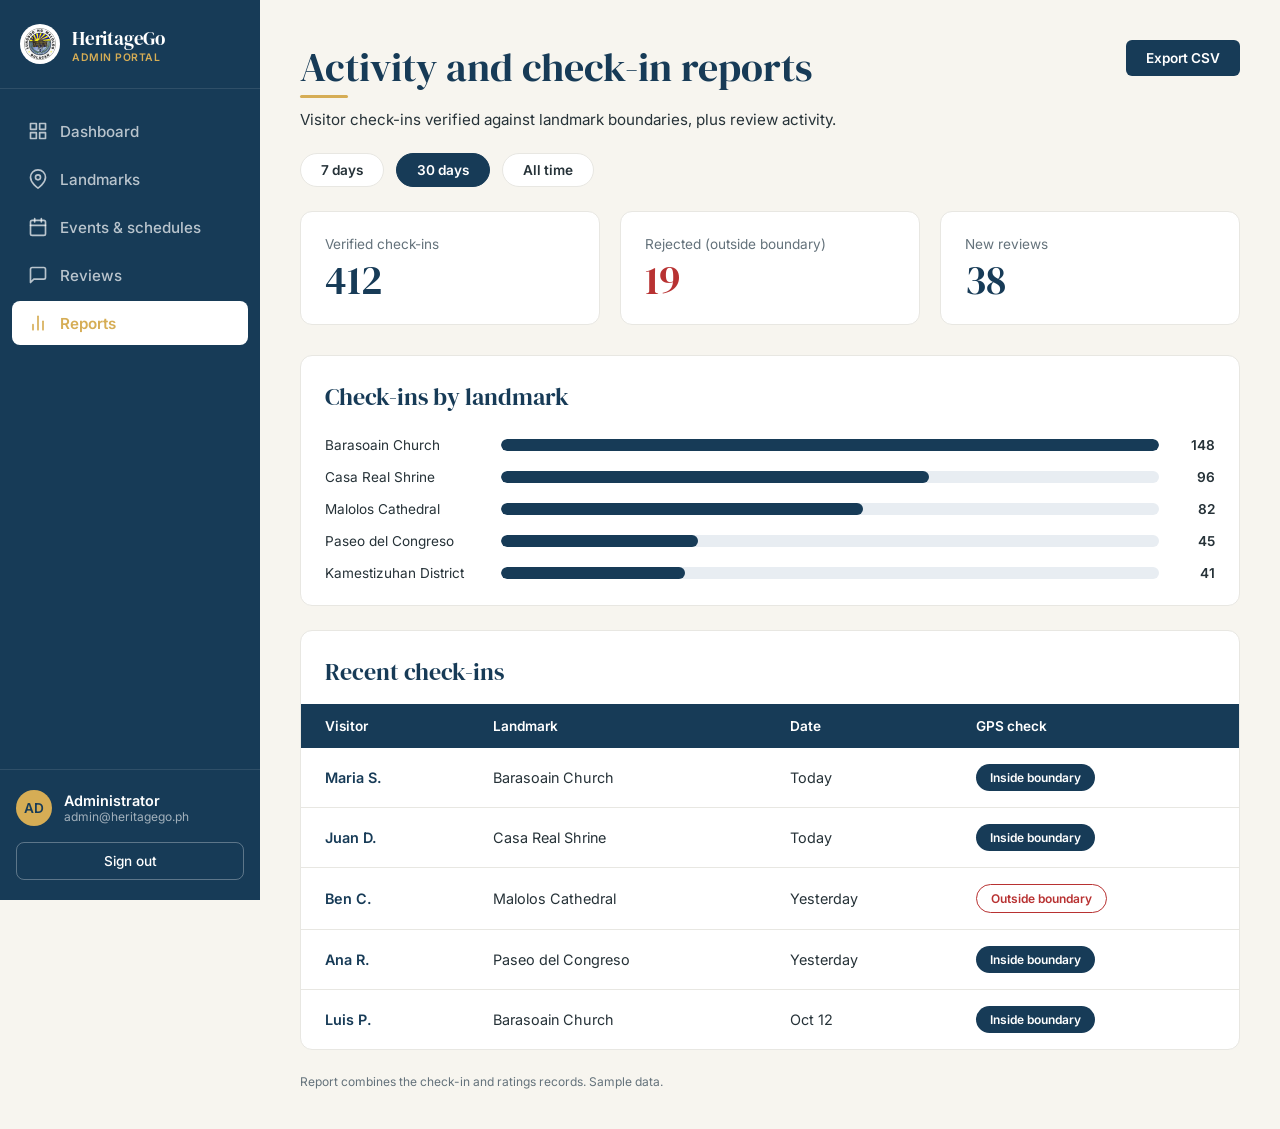
<file: docs/HTML/adminReports.html>
<!DOCTYPE html>
<html lang="en">
<head>
  <meta charset="UTF-8">
  <meta name="viewport" content="width=device-width, initial-scale=1.0">
  <title>Reports — HeritageGo Admin</title>
  <link rel="preconnect" href="https://fonts.googleapis.com">
  <link rel="preconnect" href="https://fonts.gstatic.com" crossorigin>
  <link rel="stylesheet" href="../CSS/adminReports.css">
  <link href="https://fonts.googleapis.com/css2?family=DM+Serif+Display:ital@0;1&family=Inter:opsz,wght@14..32,400;14..32,500;14..32,600&display=swap" rel="stylesheet">
</head>
<body class="admin-body">

  <!-- ========== SIDEBAR ========== -->
  <aside class="admin-sidebar">
    <div class="admin-brand">
      <img src="../Images/logos/malolos logo.png" alt="Logo" class="admin-brand-logo">
      <div class="admin-brand-text">
        <span class="brand-title">HeritageGo</span>
        <span class="brand-subtitle">ADMIN PORTAL</span>
      </div>
    </div>

    <nav class="admin-nav">
      <a href="adminDashboard.html" class="admin-nav-item">
        <svg viewBox="0 0 24 24" width="20" height="20" fill="none" stroke="currentColor" stroke-width="2" stroke-linecap="round" stroke-linejoin="round"><rect x="3" y="3" width="7" height="7"></rect><rect x="14" y="3" width="7" height="7"></rect><rect x="14" y="14" width="7" height="7"></rect><rect x="3" y="14" width="7" height="7"></rect></svg>
        Dashboard
      </a>
      <a href="adminLandmarks.html" class="admin-nav-item">
        <svg viewBox="0 0 24 24" width="20" height="20" fill="none" stroke="currentColor" stroke-width="2" stroke-linecap="round" stroke-linejoin="round"><path d="M21 10c0 7-9 13-9 13s-9-6-9-13a9 9 0 0 1 18 0z"></path><circle cx="12" cy="10" r="3"></circle></svg>
        Landmarks
      </a>
      <a href="adminEvents.html" class="admin-nav-item">
        <svg viewBox="0 0 24 24" width="20" height="20" fill="none" stroke="currentColor" stroke-width="2" stroke-linecap="round" stroke-linejoin="round"><rect x="3" y="4" width="18" height="18" rx="2" ry="2"></rect><line x1="16" y1="2" x2="16" y2="6"></line><line x1="8" y1="2" x2="8" y2="6"></line><line x1="3" y1="10" x2="21" y2="10"></line></svg>
        Events & schedules
      </a>
      <a href="adminReviews.html" class="admin-nav-item">
        <svg viewBox="0 0 24 24" width="20" height="20" fill="none" stroke="currentColor" stroke-width="2" stroke-linecap="round" stroke-linejoin="round"><path d="M21 15a2 2 0 0 1-2 2H7l-4 4V5a2 2 0 0 1 2-2h14a2 2 0 0 1 2 2z"></path></svg>
        Reviews
      </a>
      <a href="adminReports.html" class="admin-nav-item active">
        <svg viewBox="0 0 24 24" width="20" height="20" fill="none" stroke="currentColor" stroke-width="2" stroke-linecap="round" stroke-linejoin="round"><line x1="18" y1="20" x2="18" y2="10"></line><line x1="12" y1="20" x2="12" y2="4"></line><line x1="6" y1="20" x2="6" y2="14"></line></svg>
        Reports
      </a>
    </nav>

    <div class="admin-sidebar-bottom">
      <div class="admin-profile">
        <div class="admin-avatar">AD</div>
        <div class="admin-profile-info">
          <span class="admin-name">Administrator</span>
          <span class="admin-email">admin@heritagego.ph</span>
        </div>
      </div>
      <button class="admin-signout-btn" id="adminSignOutBtn">Sign out</button>
    </div>
  </aside>

  <!-- ========== MAIN CONTENT ========== -->
  <main class="admin-main">
    
    <div class="reports-wrapper">
      
      <!-- Header -->
      <header class="admin-page-header header-flex">
        <div>
          <h1>Activity and check-in reports</h1>
          <p>Visitor check-ins verified against landmark boundaries, plus review activity.</p>
        </div>
        <button class="admin-btn-primary">Export CSV</button>
      </header>

      <!-- Filter Tabs -->
      <div class="report-filters">
        <button class="filter-pill">7 days</button>
        <button class="filter-pill active">30 days</button>
        <button class="filter-pill">All time</button>
      </div>

      <!-- Stat Cards -->
      <div class="stats-row">
        <div class="stat-card">
          <span class="stat-label">Verified check-ins</span>
          <span class="stat-value">412</span>
        </div>
        <div class="stat-card">
          <span class="stat-label">Rejected (outside boundary)</span>
          <span class="stat-value text-red">19</span>
        </div>
        <div class="stat-card">
          <span class="stat-label">New reviews</span>
          <span class="stat-value">38</span>
        </div>
      </div>

      <!-- Bar Chart Card -->
      <div class="report-card">
        <h2 class="card-title">Check-ins by landmark</h2>
        
        <div class="admin-bar-chart">
          <div class="chart-row">
            <span class="chart-label">Barasoain Church</span>
            <div class="chart-bar-wrap"><div class="chart-bar" style="width: 100%;"></div></div>
            <span class="chart-value">148</span>
          </div>
          <div class="chart-row">
            <span class="chart-label">Casa Real Shrine</span>
            <div class="chart-bar-wrap"><div class="chart-bar" style="width: 65%;"></div></div>
            <span class="chart-value">96</span>
          </div>
          <div class="chart-row">
            <span class="chart-label">Malolos Cathedral</span>
            <div class="chart-bar-wrap"><div class="chart-bar" style="width: 55%;"></div></div>
            <span class="chart-value">82</span>
          </div>
          <div class="chart-row">
            <span class="chart-label">Paseo del Congreso</span>
            <div class="chart-bar-wrap"><div class="chart-bar" style="width: 30%;"></div></div>
            <span class="chart-value">45</span>
          </div>
          <div class="chart-row">
            <span class="chart-label">Kamestizuhan District</span>
            <div class="chart-bar-wrap"><div class="chart-bar" style="width: 28%;"></div></div>
            <span class="chart-value">41</span>
          </div>
        </div>
      </div>

      <!-- Recent Check-ins Table Card -->
      <div class="report-card" style="padding: 0; overflow: hidden;">
        <h2 class="card-title" style="padding: 24px 24px 16px 24px; margin-bottom: 0;">Recent check-ins</h2>
        
        <table class="admin-table">
          <thead>
            <tr>
              <th>Visitor</th>
              <th>Landmark</th>
              <th>Date</th>
              <th>GPS check</th>
            </tr>
          </thead>
          <tbody>
            <tr>
              <td class="fw-600">Maria S.</td>
              <td>Barasoain Church</td>
              <td>Today</td>
              <td><span class="status-badge badge-inside">Inside boundary</span></td>
            </tr>
            <tr>
              <td class="fw-600">Juan D.</td>
              <td>Casa Real Shrine</td>
              <td>Today</td>
              <td><span class="status-badge badge-inside">Inside boundary</span></td>
            </tr>
            <tr>
              <td class="fw-600">Ben C.</td>
              <td>Malolos Cathedral</td>
              <td>Yesterday</td>
              <td><span class="status-badge badge-outside">Outside boundary</span></td>
            </tr>
            <tr>
              <td class="fw-600">Ana R.</td>
              <td>Paseo del Congreso</td>
              <td>Yesterday</td>
              <td><span class="status-badge badge-inside">Inside boundary</span></td>
            </tr>
            <tr>
              <td class="fw-600">Luis P.</td>
              <td>Barasoain Church</td>
              <td>Oct 12</td>
              <td><span class="status-badge badge-inside">Inside boundary</span></td>
            </tr>
          </tbody>
        </table>
      </div>

      <p class="admin-footnote">Report combines the check-in and ratings records. Sample data.</p>

    </div>
  </main>

  <script src="../JS/adminReports.js"></script>
</body>
</html>
</file>
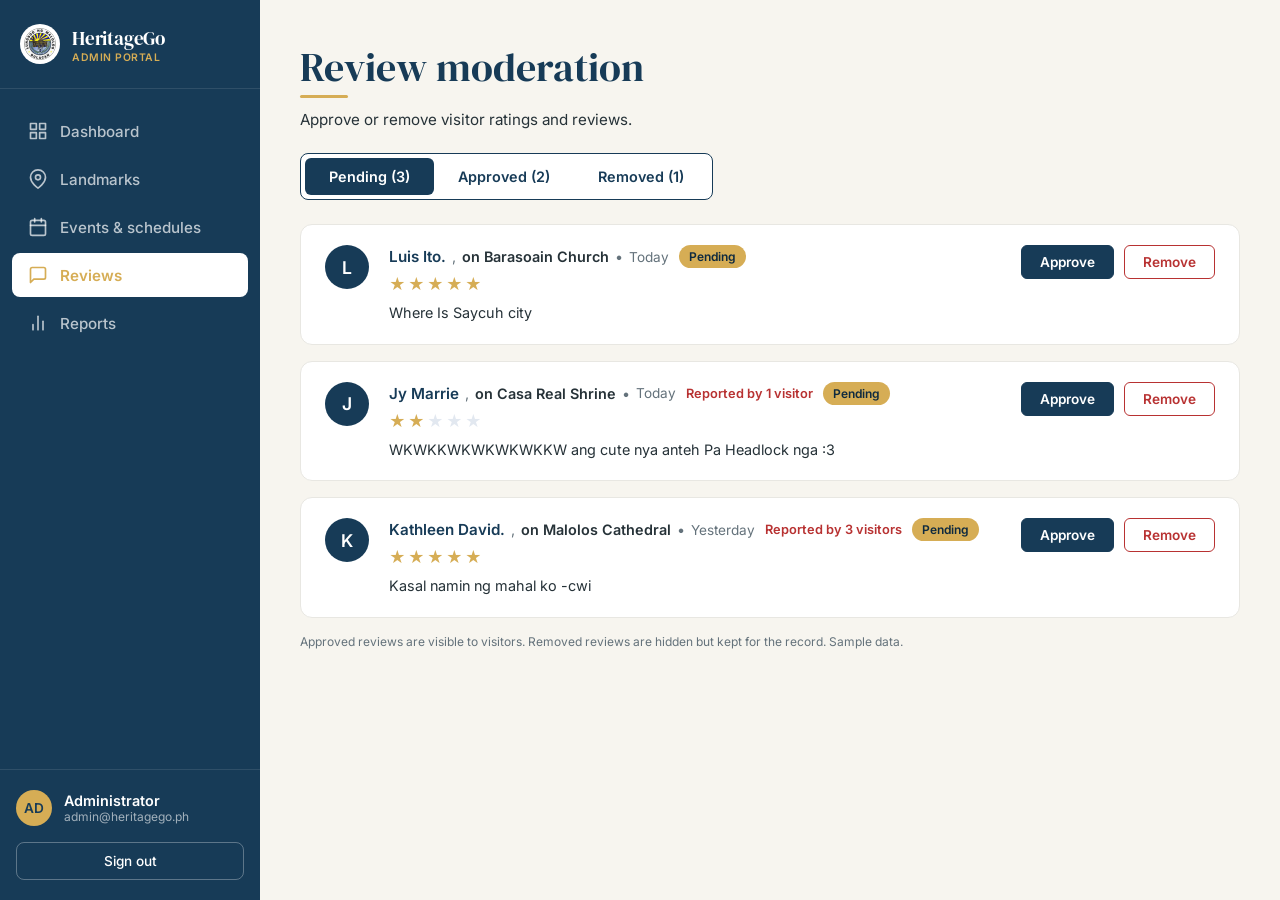
<file: docs/HTML/adminReviews.html>
<!DOCTYPE html>
<html lang="en">
<head>
  <meta charset="UTF-8">
  <meta name="viewport" content="width=device-width, initial-scale=1.0">
  <title>Review Moderation — HeritageGo Admin</title>
  <link rel="preconnect" href="https://fonts.googleapis.com">
  <link rel="preconnect" href="https://fonts.gstatic.com" crossorigin>
  <link rel="stylesheet" href="../CSS/adminReviews.css">
  <link href="https://fonts.googleapis.com/css2?family=DM+Serif+Display:ital@0;1&family=Inter:opsz,wght@14..32,400;14..32,500;14..32,600&display=swap" rel="stylesheet">
</head>
<body class="admin-body">

  <!-- ========== SIDEBAR ========== -->
  <aside class="admin-sidebar">
    <div class="admin-brand">
      <img src="../Images/logos/malolos logo.png" alt="Logo" class="admin-brand-logo">
      <div class="admin-brand-text">
        <span class="brand-title">HeritageGo</span>
        <span class="brand-subtitle">ADMIN PORTAL</span>
      </div>
    </div>

    <nav class="admin-nav">
      <a href="adminDashboard.html" class="admin-nav-item">
        <svg viewBox="0 0 24 24" width="20" height="20" fill="none" stroke="currentColor" stroke-width="2" stroke-linecap="round" stroke-linejoin="round"><rect x="3" y="3" width="7" height="7"></rect><rect x="14" y="3" width="7" height="7"></rect><rect x="14" y="14" width="7" height="7"></rect><rect x="3" y="14" width="7" height="7"></rect></svg>
        Dashboard
      </a>
      <a href="adminLandmarks.html" class="admin-nav-item">
        <svg viewBox="0 0 24 24" width="20" height="20" fill="none" stroke="currentColor" stroke-width="2" stroke-linecap="round" stroke-linejoin="round"><path d="M21 10c0 7-9 13-9 13s-9-6-9-13a9 9 0 0 1 18 0z"></path><circle cx="12" cy="10" r="3"></circle></svg>
        Landmarks
      </a>
      <a href="adminEvents.html" class="admin-nav-item">
        <svg viewBox="0 0 24 24" width="20" height="20" fill="none" stroke="currentColor" stroke-width="2" stroke-linecap="round" stroke-linejoin="round"><rect x="3" y="4" width="18" height="18" rx="2" ry="2"></rect><line x1="16" y1="2" x2="16" y2="6"></line><line x1="8" y1="2" x2="8" y2="6"></line><line x1="3" y1="10" x2="21" y2="10"></line></svg>
        Events & schedules
      </a>
      <a href="adminReviews.html" class="admin-nav-item active">
        <svg viewBox="0 0 24 24" width="20" height="20" fill="none" stroke="currentColor" stroke-width="2" stroke-linecap="round" stroke-linejoin="round"><path d="M21 15a2 2 0 0 1-2 2H7l-4 4V5a2 2 0 0 1 2-2h14a2 2 0 0 1 2 2z"></path></svg>
        Reviews
      </a>
      <a href="adminReports.html" class="admin-nav-item">
        <svg viewBox="0 0 24 24" width="20" height="20" fill="none" stroke="currentColor" stroke-width="2" stroke-linecap="round" stroke-linejoin="round"><line x1="18" y1="20" x2="18" y2="10"></line><line x1="12" y1="20" x2="12" y2="4"></line><line x1="6" y1="20" x2="6" y2="14"></line></svg>
        Reports
      </a>
    </nav>

    <div class="admin-sidebar-bottom">
      <div class="admin-profile">
        <div class="admin-avatar">AD</div>
        <div class="admin-profile-info">
          <span class="admin-name">Administrator</span>
          <span class="admin-email">admin@heritagego.ph</span>
        </div>
      </div>
      <button class="admin-signout-btn" id="adminSignOutBtn">Sign out</button>
    </div>
  </aside>

  <!-- ========== MAIN CONTENT ========== -->
  <main class="admin-main">
    
    <header class="admin-page-header">
      <h1>Review moderation</h1>
      <p>Approve or remove visitor ratings and reviews.</p>
    </header>

    <!-- Filter Tabs -->
    <div class="review-tabs">
      <button class="review-tab active" data-tab="pending">Pending (3)</button>
      <button class="review-tab" data-tab="approved">Approved (2)</button>
      <button class="review-tab" data-tab="removed">Removed (1)</button>
    </div>

    <!-- Reviews List -->
    <div class="reviews-container" id="reviewsContainer">
      <!-- Rendered by JS -->
    </div>

    <p class="admin-footnote">Approved reviews are visible to visitors. Removed reviews are hidden but kept for the record. Sample data.</p>

  </main>

  <script src="../JS/adminReviews.js"></script>
</body>
</html>
</file>
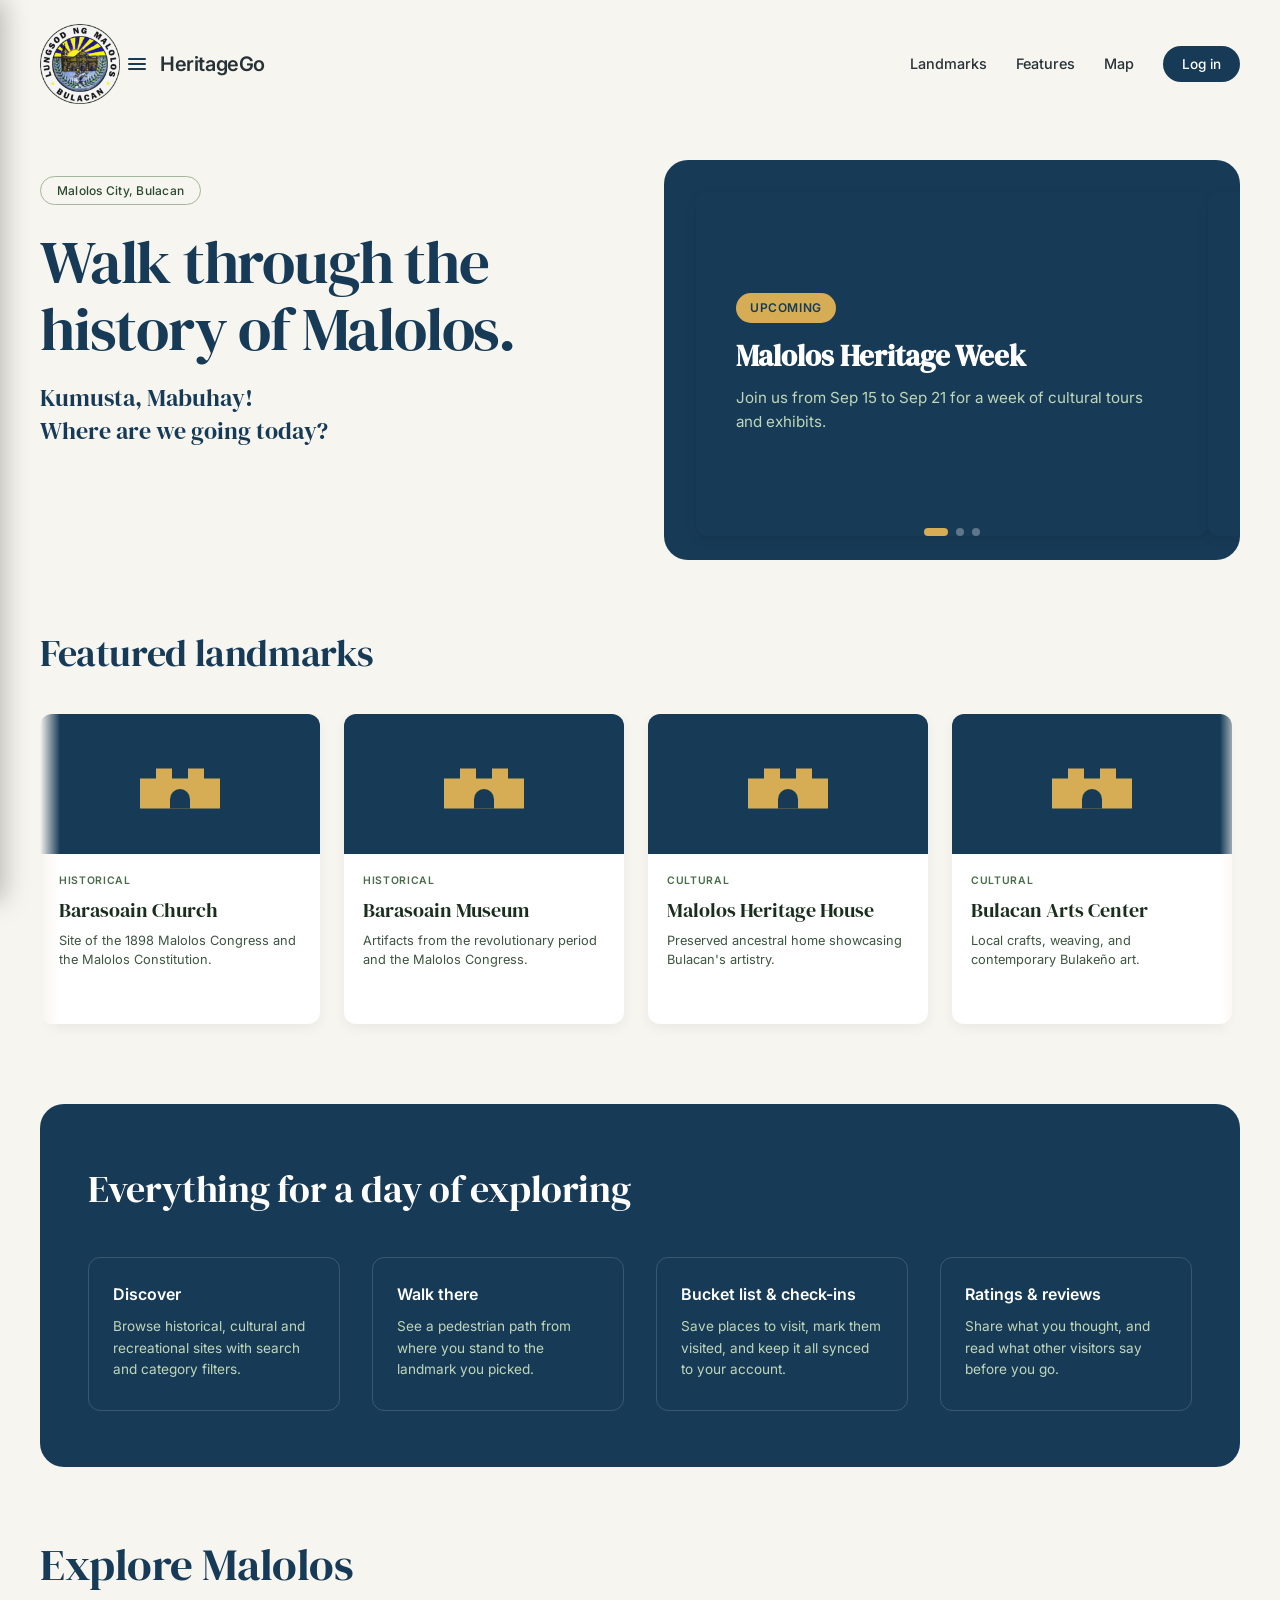
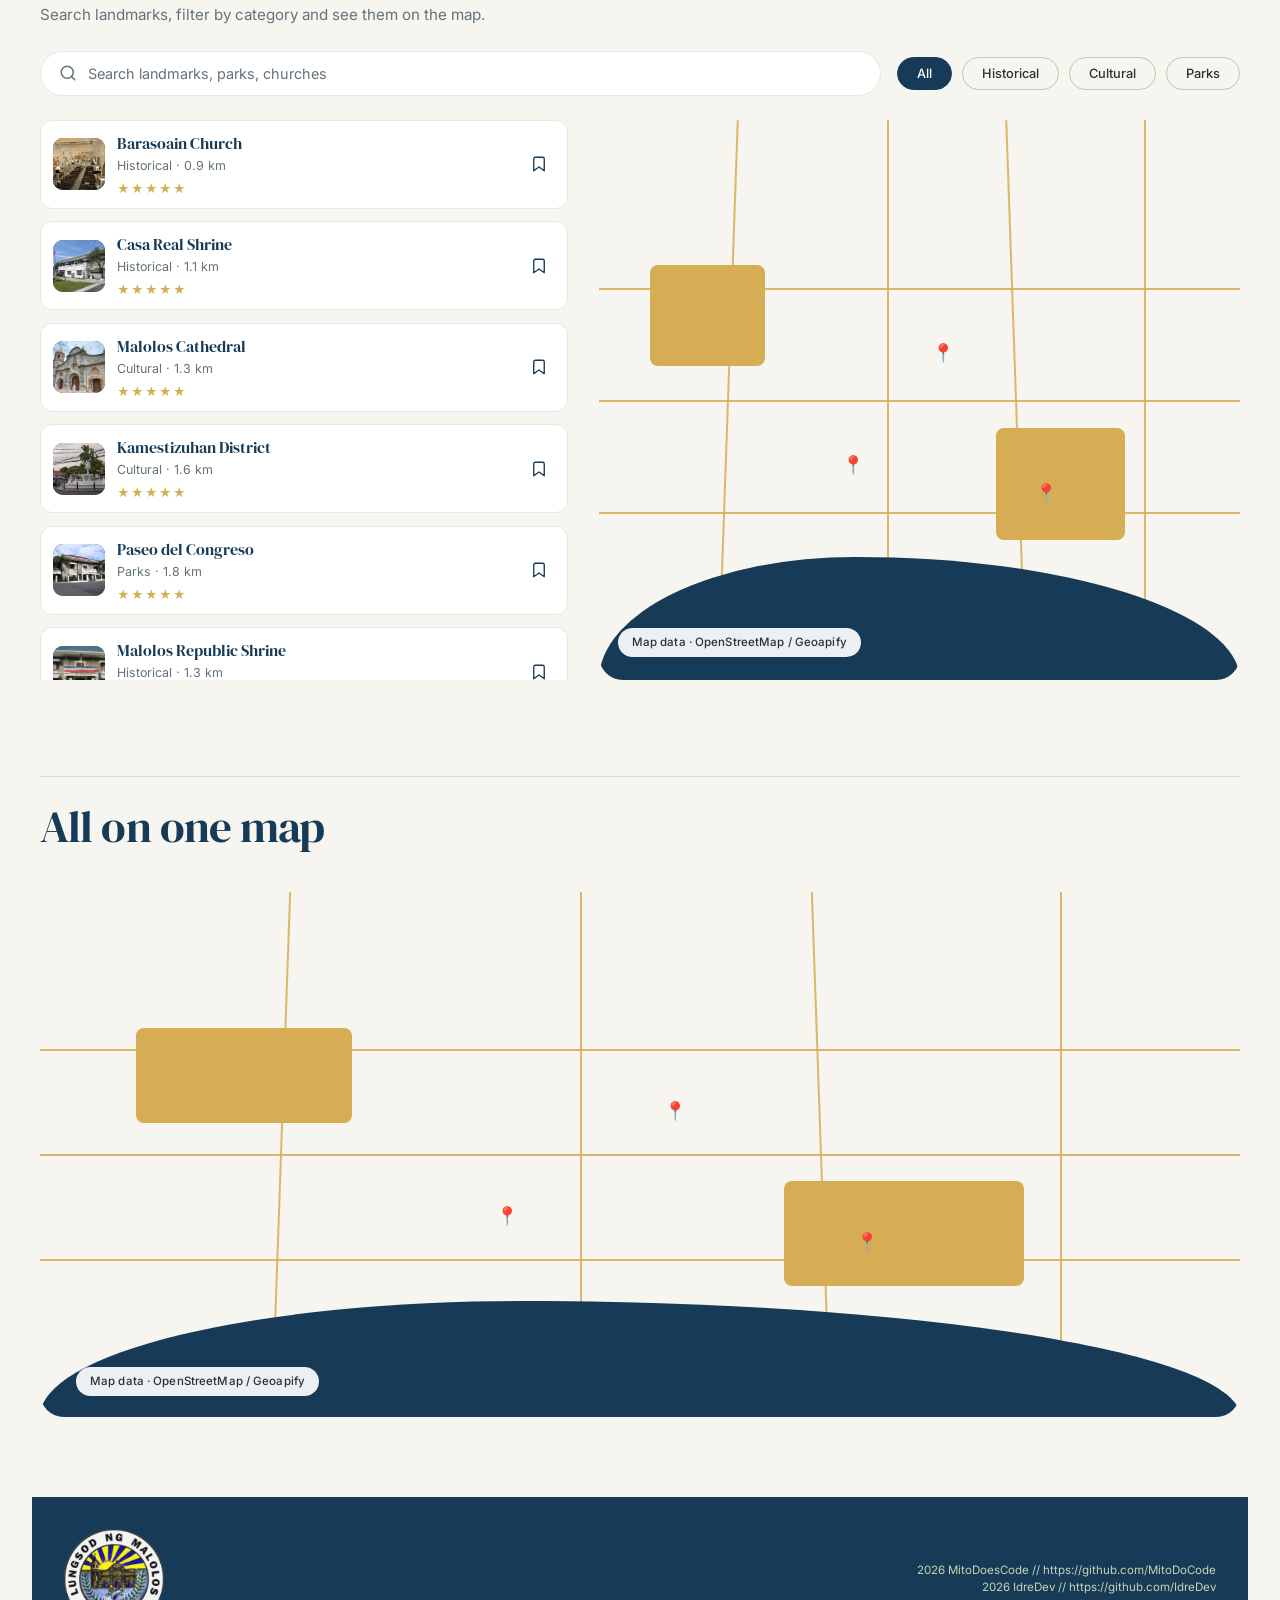
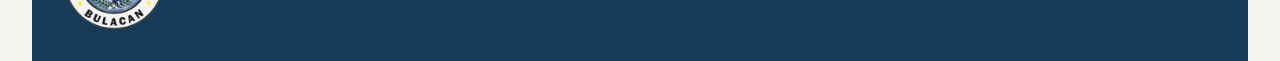
<file: docs/HTML/landingPage.html>
<!DOCTYPE html>
<html lang="en">
<head>
  <meta charset="UTF-8">
  <meta name="viewport" content="width=device-width, initial-scale=1.0">
  <title>HeritageGo — Malolos</title>
  <link rel="preconnect" href="https://fonts.googleapis.com">
  <link rel="preconnect" href="https://fonts.gstatic.com" crossorigin>
  <link rel="stylesheet" href="../CSS/landingPage.css">
  <link href="https://fonts.googleapis.com/css2?family=DM+Serif+Display:ital@0;1&family=Inter:opsz,wght@14..32,400;14..32,500;14..32,600&display=swap" rel="stylesheet">
</head>
<body>

  <!-- ========== HEADER ========== -->
  <header class="site-header">

   <div class="logo" id="logoBtn" role="button" tabindex="0" aria-label="Open menu">
  <img src="../Images/logos/malolos logo.png" alt="Malolos Logo" class="logo-img">
  <span class="hamburger" aria-hidden="true">
    <span></span>
    <span></span>
    <span></span>
  </span>
  <span class="logo-text">HeritageGo</span>
</div>

    <nav class="main-nav">
  <a href="#explore">Landmarks</a>
  <a href="#features">Features</a>
  <a href="#map">Map</a>
  <a href="login&signupPage.html" class="btn-login">Log in</a>
</nav>
  </header>

  <!-- ========== SIDEBAR ========== -->
  <div class="sidebar-overlay" id="sidebarOverlay"></div>

  <aside class="sidebar" id="sidebar" aria-hidden="true">

    <div class="sidebar-header">
  <div class="logo">
    <img src="../Images/logos/malolos logo.png" alt="Malolos Logo" class="logo-img">
    <span class="logo-text">HeritageGo</span>
  </div>
  <button class="sidebar-close" id="sidebarClose" aria-label="Close menu">✕</button>
</div>

    <nav class="sidebar-nav">
  <a href="landingPage.html" class="sidebar-link" data-page="explore">
    <img src="../Images/logos/compass.png" alt="" class="sidebar-icon-img">
    <span>Explore</span>
  </a>
  <a href="mytripsPage.html" class="sidebar-link" data-page="trips">
    <img src="../Images/logos/wishlist.png" alt="" class="sidebar-icon-img">
    <span>My Trips</span>
  </a>
  <a href="accountPage.html" class="sidebar-link" data-page="account">
    <img src="../Images/logos/user.png" alt="" class="sidebar-icon-img">
    <span>Account</span>
  </a>
</nav>

  </aside>
  <!-- ========== HERO ========== -->
  <section class="hero">
    <div class="hero-content">
      <span class="badge">Malolos City, Bulacan</span>
      <h1>Walk through the<br>history of Malolos.</h1>

      <div class="hero-tagline-rotator">
        <p class="hero-sub tagline-line tagline-line--greeting">
          Kumusta, Mabuhay!<br>Where are we going today?
        </p>
        <p class="hero-sub tagline-line tagline-line--description">
          Discover historical landmarks, parks and cultural sites. Save your bucket list, check in where you've been, and follow a walking path to your next stop.
        </p>
      </div>
    </div>

    <!-- NEW HERO ANNOUNCEMENTS SLIDER -->
    <div class="hero-announcements">
      <div class="announcement-track" id="announcementTrack">
      </div>
      
      <!-- Dot indicators -->
      <div class="announcement-dots" id="announcementDots">
        <span class="dot active"></span>
        <span class="dot"></span>
      </div>
    </div>
    
  </section>

  
  <!-- ========== FEATURED LANDMARKS ========== -->
  <section class="featured" id="landmarks">
    <div class="section-header">
      <h2>Featured landmarks</h2>
    </div>

    <div class="card-grid" id="cardGrid">

      <!-- Card 1 -->
      <a href="placesPage.html?id=barasoain" class="card" data-category="historical">
        <div class="card-image"><div class="mini-graphic"></div></div>
        <div class="card-body">
          <span class="card-tag">Historical</span>
          <h3>Barasoain Church</h3>
          <p>Site of the 1898 Malolos Congress and the Malolos Constitution.</p>
        </div>
      </a>

      <!-- Card 2 
      <a href="placesPage.html?id=casa-real" class="card" data-category="historical">
        <div class="card-image"><div class="mini-graphic"></div></div>
        <div class="card-body">
          <span class="card-tag">Historical</span>
          <h3>Casa Real Shrine</h3>
          <p>Former seat of government of the First Philippine Republic.</p>
        </div>
      </a>-->

      <!-- Card 3 
      <a href="placesPage.html?id=malolos-cathedral" class="card" data-category="cultural">
        <div class="card-image"><div class="mini-graphic"></div></div>
        <div class="card-body">
          <span class="card-tag">Cultural</span>
          <h3>Malolos Cathedral</h3>
          <p>The Immaculate Conception parish church at the heart of the town center.</p>
        </div>
      </a>-->

      <!-- Card 4 
      <a href="placesPage.html?id=paseo" class="card" data-category="parks">
        <div class="card-image"><div class="mini-graphic"></div></div>
        <div class="card-body">
          <span class="card-tag">Parks</span>
          <h3>Paseo del Congreso</h3>
          <p>A walkable promenade connecting the heritage sites.</p>
        </div>
      </a>

       Extra Historical 
      <a href="placesPage.html?id=republic-shrine" class="card" data-category="historical">
        <div class="card-image"><div class="mini-graphic"></div></div>
        <div class="card-body">
          <span class="card-tag">Historical</span>
          <h3>Malolos Republic Shrine</h3>
          <p>Marker honoring the birthplace of Asia's first republic.</p>
        </div>
      </a> -->

      <a href="placesPage.html?id=barasoain-museum" class="card" data-category="historical">
        <div class="card-image"><div class="mini-graphic"></div></div>
        <div class="card-body">
          <span class="card-tag">Historical</span>
          <h3>Barasoain Museum</h3>
          <p>Artifacts from the revolutionary period and the Malolos Congress.</p>
        </div>
      </a>

      <!-- Extra Cultural -->
      <a href="placesPage.html?id=heritage-house" class="card" data-category="cultural">
        <div class="card-image"><div class="mini-graphic"></div></div>
        <div class="card-body">
          <span class="card-tag">Cultural</span>
          <h3>Malolos Heritage House</h3>
          <p>Preserved ancestral home showcasing Bulacan's artistry.</p>
        </div>
      </a>

      <a href="placesPage.html?id=arts-center" class="card" data-category="cultural">
        <div class="card-image"><div class="mini-graphic"></div></div>
        <div class="card-body">
          <span class="card-tag">Cultural</span>
          <h3>Bulacan Arts Center</h3>
          <p>Local crafts, weaving, and contemporary Bulakeño art.</p>
        </div>
      </a>

      <!-- Extra Parks 
      <a href="placesPage.html?id=sports-complex" class="card" data-category="parks">
        <div class="card-image"><div class="mini-graphic"></div></div>
        <div class="card-body">
          <span class="card-tag">Parks</span>
          <h3>Malolos Sports Complex</h3>
          <p>Green open space for jogging, picnics, and community events.</p>
        </div>
      </a>-->

      <a href="placesPage.html?id=capitol-grounds" class="card" data-category="parks">
        <div class="card-image"><div class="mini-graphic"></div></div>
        <div class="card-body">
          <span class="card-tag">Parks</span>
          <h3>Bulacan Provincial Capitol Grounds</h3>
          <p>Landscaped grounds and open plazas in the city center.</p>
        </div>
      </a> 

    </div>
  </section>

  <!-- ========== FEATURES ========== -->
  <section class="features" id="features">
    <h2>Everything for a day of exploring</h2>
    <div class="feature-grid">
      <div class="feature-item">
        <h4>Discover</h4>
        <p>Browse historical, cultural and recreational sites with search and category filters.</p>
      </div>
      <div class="feature-item">
        <h4>Walk there</h4>
        <p>See a pedestrian path from where you stand to the landmark you picked.</p>
      </div>
      <div class="feature-item">
        <h4>Bucket list &amp; check-ins</h4>
        <p>Save places to visit, mark them visited, and keep it all synced to your account.</p>
      </div>
      <div class="feature-item">
        <h4>Ratings &amp; reviews</h4>
        <p>Share what you thought, and read what other visitors say before you go.</p>
      </div>
    </div>
  </section>



    <!-- ========== EXPLORE MALOLOS ========== -->
  <section class="explore" id="explore">
    <h2 class="explore-title">Explore Malolos</h2>
    <p class="explore-sub">Search landmarks, filter by category and see them on the map.</p>

    <div class="explore-toolbar">
      <div class="explore-search">
        <svg class="explore-search-icon" viewBox="0 0 24 24" width="18" height="18" fill="none" stroke="currentColor" stroke-width="2" stroke-linecap="round" stroke-linejoin="round" aria-hidden="true">
          <circle cx="11" cy="11" r="8"/>
          <line x1="21" y1="21" x2="16.65" y2="16.65"/>
        </svg>
        <input
          type="text"
          id="exploreSearch"
          class="explore-search-input"
          placeholder="Search landmarks, parks, churches"
        >
      </div>

      <div class="filter-tabs" id="exploreTabs">
        <button class="tab active" data-filter="all">All</button>
        <button class="tab" data-filter="historical">Historical</button>
        <button class="tab" data-filter="cultural">Cultural</button>
        <button class="tab" data-filter="parks">Parks</button>
      </div>
    </div>

    <div class="explore-layout">


      <div class="explore-list" id="exploreList">

      </div>

      <!-- RIGHT: map -->
      <div class="explore-map">
        <div class="map-canvas">
          <div class="road road-h1"></div>
          <div class="road road-h2"></div>
          <div class="road road-h3"></div>
          <div class="road road-v1"></div>
          <div class="road road-v2"></div>
          <div class="road road-v3"></div>
          <div class="road road-v4"></div>

          <div class="map-block block-1"></div>
          <div class="map-block block-2"></div>

          <span class="map-pin pin-1">📍</span>
          <span class="map-pin pin-2">📍</span>
          <span class="map-pin pin-3">📍</span>

          <div class="map-terrain"></div>
          <div class="map-attribution">Map data · OpenStreetMap / Geoapify</div>
        </div>
      </div>

    </div>
  </section>


  <!-- ========== MAP SECTION ========== -->
  <section class="map-section" id="map">
    <h2>All on one map</h2>

    <div class="map-canvas">
      <div class="road road-h1"></div>
      <div class="road road-h2"></div>
      <div class="road road-h3"></div>
      <div class="road road-v1"></div>
      <div class="road road-v2"></div>
      <div class="road road-v3"></div>
      <div class="road road-v4"></div>

      <div class="map-block block-1"></div>
      <div class="map-block block-2"></div>

      <span class="map-pin pin-1">📍</span>
      <span class="map-pin pin-2">📍</span>
      <span class="map-pin pin-3">📍</span>

      <div class="map-terrain"></div>
      <div class="map-attribution">Map data · OpenStreetMap / Geoapify</div>
    </div>
  </section>

  <!-- ========== FOOTER ========== -->
  <footer class="site-footer">
    <div class="footer-inner">
        <img src="../Images/logos/malolos logo.png" alt="Malolos Logo" class="footer-logo-img">
      <p class="footer-text">
       2026 MitoDoesCode // https://github.com/MitoDoCode
       <br>
       2026 IdreDev // https://github.com/IdreDev
      </p>
    </div>
  </footer>

  <script src="../JS/landingPage.js"></script>
  <script src="../JS/easteregg.js"></script>
  <script src="../JS/landingpageSidebar.js"></script>
</body>
</html>
</file>
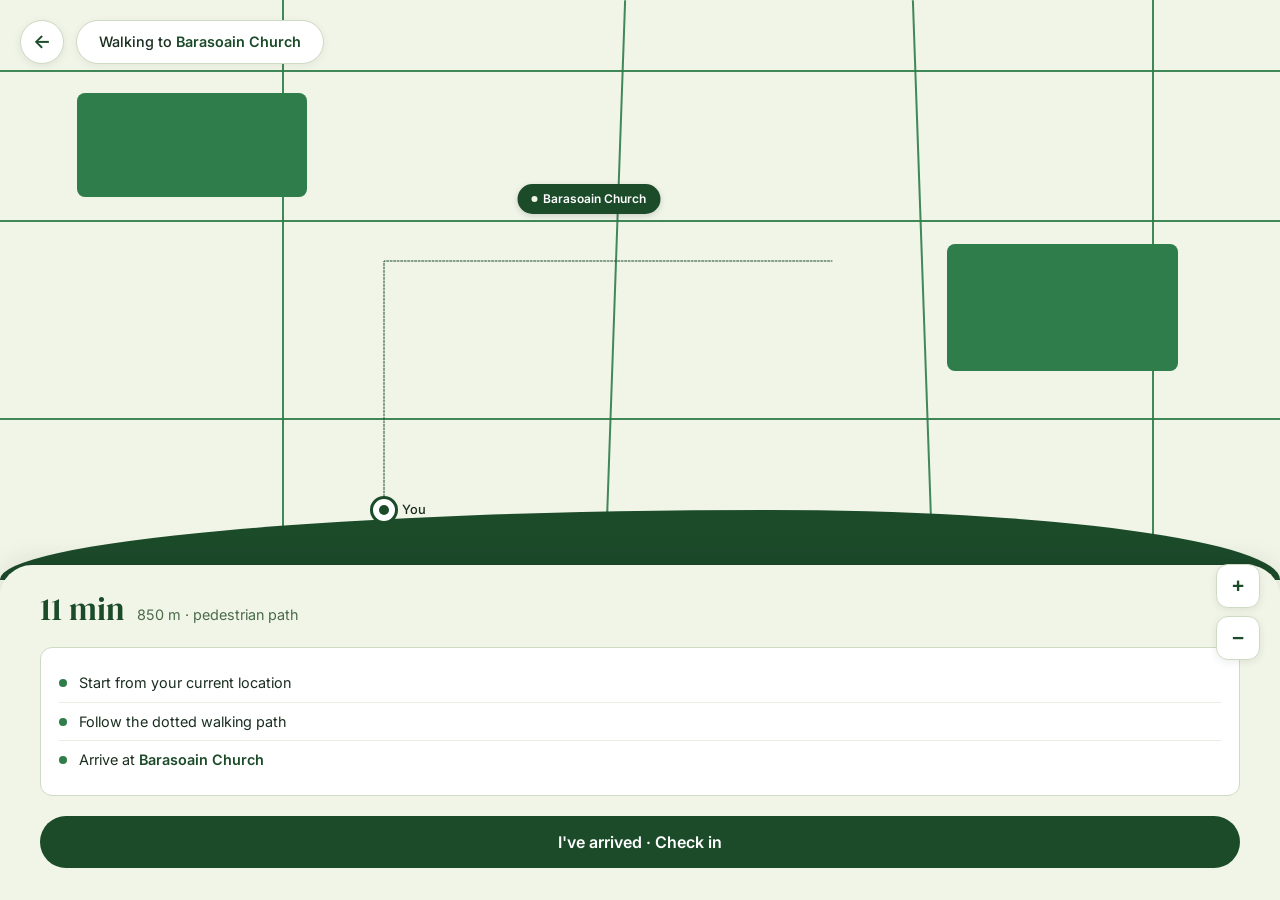
<file: docs/HTML/walkmapPage.html>
<!DOCTYPE html>
<html lang="en">
<head>
  <meta charset="UTF-8">
  <meta name="viewport" content="width=device-width, initial-scale=1.0">
  <title>Walking — HeritageGo</title>
  <link rel="preconnect" href="https://fonts.googleapis.com">
  <link rel="preconnect" href="https://fonts.gstatic.com" crossorigin>
  <link rel="stylesheet" href="../CSS/walkmapPage.css">
  <link href="https://fonts.googleapis.com/css2?family=DM+Serif+Display:ital@0;1&family=Inter:opsz,wght@14..32,400;14..32,500;14..32,600&display=swap" rel="stylesheet">
</head>
<body>

  <!-- ========== TOP BAR ========== -->
  <header class="walk-header">
    <a href="placesPage.html" class="back-btn" id="backBtn" aria-label="Go back">
      <span class="back-arrow">←</span>
    </a>
    <div class="walk-title-pill" id="walkTitle">
      Walking to <span id="placeName">Barasoain Church</span>
    </div>
  </header>

  <!-- ========== MAP CANVAS ========== -->
  <div class="walk-map">

    <!-- Roads -->
    <div class="road road-h1"></div>
    <div class="road road-h2"></div>
    <div class="road road-h3"></div>
    <div class="road road-v1"></div>
    <div class="road road-v2"></div>
    <div class="road road-v3"></div>
    <div class="road road-v4"></div>

    <!-- Buildings / blocks -->
    <div class="map-block block-1"></div>
    <div class="map-block block-2"></div>

    <!-- Walking route (dotted path) -->
    <svg class="walk-route" viewBox="0 0 100 100" preserveAspectRatio="none" aria-hidden="true">
      <path
        d="M 30 88 L 30 45 L 65 45"
        fill="none"
        stroke="#1c4b2a"
        stroke-width="1"
        stroke-dasharray="2 1.5"
        stroke-linecap="round"
        vector-effect="non-scaling-stroke"
      />
    </svg>

    <!-- Destination pin label -->
    <div class="dest-pill" id="destPill">
      <span class="dest-dot"></span>
      <span id="destName">Barasoain Church</span>
    </div>

    <!-- You marker -->
    <div class="you-marker">
      <div class="you-inner"></div>
    </div>
    <span class="you-label">You</span>
    <!-- Terrain wave (bottom) -->
    <div class="map-terrain"></div>

  </div>
  <!-- ========== END MAP CANVAS ========== -->

    <!-- Overlay layer -->
  <div class="map-ui-overlay">
    <div class="zoom-controls">
      <button class="zoom-btn" id="zoomIn" aria-label="Zoom in">+</button>
      <button class="zoom-btn" id="zoomOut" aria-label="Zoom out">−</button>
    </div>
  </div>

  <!-- ========== BOTTOM SHEET ========== -->
  <div class="walk-sheet">

    <!-- Time + distance -->
    <div class="walk-meta">
      <span class="walk-time" id="walkTime">11 min</span>
      <span class="walk-details" id="walkDetails">850 m · pedestrian path</span>
    </div>

    <!-- Steps -->
    <ul class="walk-steps">
      <li>
        <span class="step-dot"></span>
        <span>Start from your current location</span>
      </li>
      <li>
        <span class="step-dot"></span>
        <span>Follow the dotted walking path</span>
      </li>
      <li>
        <span class="step-dot"></span>
        <span>Arrive at <strong id="stepDest">Barasoain Church</strong></span>
      </li>
    </ul>

    <!-- CTA -->
    <button class="checkin-btn" id="checkinBtn">
      I've arrived · Check in
    </button>

  </div>

  <script src="../JS/walkmapPage.js"></script>
</body>
</html>
</file>
<file: docs/CSS/accountPage.css>
/* ========== RESET & BASE ========== */
* {
  margin: 0;
  padding: 0;
  box-sizing: border-box;
}

:root {
  --bg-cream: #F7F5EF;
  --bg-dark-green: #173B57;
  --bg-card-cream: #FFFFFF;
  --text-dark: #263238;
  --text-light: #F7F5EF;
  --accent-green: #D6AD55;
  --border-subtle: #E8E7E2;
  --radius-md: 12px;
  --radius-lg: 24px;
  --font-serif: 'DM Serif Display', serif;
  --font-sans: 'Inter', sans-serif;
}

body {
  font-family: var(--font-sans);
  background-color: var(--bg-cream);
  color: var(--text-dark);
  line-height: 1.5;
  -webkit-font-smoothing: antialiased;
  padding: 24px 0 0;
  min-height: 100vh;
}

/* ========== PAGE CONTAINER ========== */
.page-wrap {
  max-width: 1200px;
  margin: 0 auto;
  padding: 0 20px;
}

@media (min-width: 720px) {
  .page-wrap {
    padding: 0 40px;
  }
}

/* ========== HEADER ========== */

/* ========== HAMBURGER ========== */
.account-title-row .hamburger {
  display: inline-flex;
  flex-direction: column;
  justify-content: space-between;
  align-items: flex-start;
  width: 18px;
  height: 12px;
  margin-right: 6px;
  flex-shrink: 0;
}

.account-title-row .hamburger span {
  display: block;
  width: 100%;
  height: 2px;
  background-color: var(--bg-dark-green);
  border-radius: 2px;
  transition: background-color 0.2s ease;
  flex-shrink: 0;
}

.account-title-row .logo:hover .hamburger span {
  background-color: var(--accent-green);
}

.account-title-row .logo-text {
  transition: color 0.2s ease;
}

.account-title-row .logo:hover .logo-text {
  color: var(--accent-green);
}

.account-title-row { margin-bottom: 20px; }

.account-title-row .logo {
  display: inline-flex;
  align-items: center;
  gap: 0.5rem;
  font-weight: 600;
  font-size: 1.1rem;
  letter-spacing: -0.02em;
  cursor: pointer;
  user-select: none;
  color: var(--bg-dark-green);
}

.account-title-row .logo-icon { font-size: 1.1rem; }

.account-title-row .logo:focus-visible {
  outline: 2px solid var(--bg-dark-green);
  outline-offset: 4px;
  border-radius: 8px;
}

.account-header h1 {
  font-family: var(--font-serif);
  font-size: 2.4rem;
  font-weight: 400;
  color: var(--bg-dark-green);
  letter-spacing: -0.01em;
  margin-bottom: 24px;
}

/* ========== PROFILE CARD ========== */
.profile-card {
  background-color: var(--bg-dark-green);
  color: #fff;
  border-radius: var(--radius-lg);
  padding: 20px 22px;
  margin-bottom: 20px;
  display: flex;
  align-items: center;
  gap: 16px;
}

.profile-avatar {
  flex-shrink: 0;
  width: 64px;
  height: 64px;
  border-radius: 50%;
  background-color: #F7F5EF;
  color: var(--bg-dark-green);
  display: flex;
  align-items: center;
  justify-content: center;
  border: 3px solid var(--accent-green);
}

.profile-info {
  flex: 1;
  min-width: 0;
}

.profile-name {
  font-size: 1.15rem;
  font-weight: 600;
  color: #fff;
  margin-bottom: 4px;
  overflow: hidden;
  text-overflow: ellipsis;
  white-space: nowrap;
}

.profile-email {
  font-size: 0.85rem;
  color: #c0d6b8;
  overflow: hidden;
  text-overflow: ellipsis;
  white-space: nowrap;
}

/* ========== STATS ROW ========== */
.stats-row {
  display: grid;
  grid-template-columns: repeat(3, 1fr);
  gap: 12px;
  margin-bottom: 20px;
}

.stat-card {
  background-color: #fff;
  border: 1.5px solid var(--accent-green);
  border-radius: var(--radius-md);
  padding: 16px 12px;
  text-decoration: none;
  color: inherit;
  text-align: center;
  transition: transform 0.15s, border-color 0.2s, box-shadow 0.2s;
  display: flex;
  flex-direction: column;
  align-items: center;
  gap: 6px;
}

.stat-card:hover {
  border-color: var(--bg-dark-green);
  transform: translateY(-2px);
  box-shadow: 0 4px 12px rgba(23, 59, 87, 0.08);
}

.stat-icon {
  color: var(--accent-green);
  flex-shrink: 0;
}

.stat-num {
  display: block;
  font-family: var(--font-serif);
  font-size: 1.6rem;
  font-weight: 400;
  color: var(--bg-dark-green);
  line-height: 1.1;
  margin-bottom: 0;
}

.stat-label {
  font-size: 0.75rem;
  color: var(--bg-dark-green);
  font-weight: 500;
}

/* ========== MENU LIST ========== */
.menu-list {
  background-color: #fff;
  border: 1.5px solid var(--border-subtle);
  border-radius: var(--radius-md);
  overflow: hidden;
  margin-bottom: 20px;
}

.menu-item {
  width: 100%;
  padding: 18px 20px;
  background: transparent;
  border: none;
  border-bottom: 1px solid #e8eee2;
  display: flex;
  align-items: center;
  gap: 14px;
  cursor: pointer;
  font-family: var(--font-sans);
  font-size: 0.95rem;
  color: var(--text-dark);
  text-align: left;
  transition: background 0.2s;
}

.menu-item:last-child { border-bottom: none; }

.menu-item:hover { background-color: #f7faf3; }

.menu-icon {
  color: var(--bg-dark-green);
  flex-shrink: 0;
}

.menu-item > span:nth-of-type(1) {
  flex: 1;
}

.menu-arrow {
  font-size: 1.2rem;
  color: #9bb098;
  line-height: 1;
}

/* ========== SIGN OUT ========== */
.sign-out-btn {
  width: 100%;
  padding: 16px 20px;
  background-color: #fff;
  border: 1.5px solid var(--bg-dark-green);
  border-radius: 50px;
  font-family: var(--font-sans);
  font-size: 0.95rem;
  font-weight: 600;
  color: #B83232;
  cursor: pointer;
  transition: background 0.2s, border-color 0.2s, color 0.2s;
  display: inline-flex;
  align-items: center;
  justify-content: center;
  gap: 8px;
}

.sign-out-btn:hover {
  background-color: #F6E4E1;
  border-color: #B83232;
  color: #B83232;
}

.sign-out-btn svg { flex-shrink: 0; }

/* ========== SIDEBAR OVERLAY ========== */
.sidebar-overlay {
  position: fixed;
  inset: 0;
  background: rgba(15, 30, 20, 0.45);
  opacity: 0;
  pointer-events: none;
  transition: opacity 0.3s ease;
  z-index: 999;
}

.sidebar-overlay.is-open { opacity: 1; pointer-events: auto; }

/* ========== SIDEBAR ========== */
.sidebar {
  position: fixed;
  top: 0;
  left: 0;
  width: 280px;
  max-width: 85vw;
  height: 100vh;
  background-color: var(--bg-dark-green);
  box-shadow: 4px 0 24px rgba(0, 0, 0, 0.25);
  transform: translateX(-100%);
  transition: transform 0.35s cubic-bezier(0.4, 0, 0.2, 1);
  z-index: 1000;
  display: flex;
  flex-direction: column;
  overflow: hidden;
}

.sidebar.is-open { transform: translateX(0); }

.sidebar-header {
  background-color: #fff;
  color: var(--bg-dark-green);
  display: flex;
  justify-content: space-between;
  align-items: center;
  padding: 1.2rem 1.2rem 1.2rem 1.5rem;
  flex-shrink: 0;
}

.sidebar-header .logo {
  color: var(--bg-dark-green);
  font-weight: 600;
  font-size: 1.15rem;
  display: flex;
  align-items: center;
  gap: 0.5rem;
}

.sidebar-close {
  background: transparent;
  border: none;
  font-size: 1.1rem;
  cursor: pointer;
  color: var(--bg-dark-green);
  padding: 0.3rem 0.6rem;
  border-radius: 8px;
  transition: background 0.2s;
}

.sidebar-close:hover { background: rgba(28, 75, 42, 0.1); }

.sidebar-nav {
  display: flex;
  flex-direction: column;
  gap: 0.4rem;
  padding: 1.2rem;
  flex: 1;
  overflow-y: auto;
}

.sidebar-link {
  display: flex;
  align-items: center;
  gap: 0.9rem;
  padding: 0.9rem 1rem;
  border-radius: var(--radius-md);
  text-decoration: none;
  color: #fff;
  font-weight: 500;
  font-size: 0.95rem;
  transition: background 0.2s, color 0.2s;
}

.sidebar-link:hover {
  background-color: rgba(255, 255, 255, 0.12);
  color: #fff;
}

.sidebar-icon-img {
  width: 22px;
  height: 22px;
  object-fit: contain;
  filter: brightness(0) invert(1);
}

/* ========== Sidebar active ========== */
.sidebar-link.is-active {
  color: var(--accent-green);
}

.sidebar-link.is-active .sidebar-icon-img {
  filter: brightness(0) saturate(100%) invert(75%) sepia(50%) saturate(600%) hue-rotate(5deg) brightness(95%) contrast(90%);
}

.sidebar-link.is-active:hover {
  background-color: rgba(214, 173, 85, 0.15);
  color: var(--accent-green);
}

/* ==================================================
   TWO-COLUMN LAYOUT
   ================================================== */
.account-wrap {
  max-width: 1200px;
  margin: 0 auto;
  display: grid;
  grid-template-columns: 340px 1fr;
  gap: 32px;
  align-items: start;
}

.account-side {
  display: flex;
  flex-direction: column;
  gap: 16px;
}

/* ==================================================
   MENU ACTIVE STATE
   ================================================== */
.menu-item.is-active {
  background-color: var(--bg-dark-green);
  color: #fff;
}

.menu-item.is-active .menu-icon,
.menu-item.is-active .menu-arrow {
  color: #fff;
}

.menu-item:hover:not(.is-active) {
  background-color: #f7faf3;
}

/* ==================================================
   RIGHT PANELS
   ================================================== */
.account-panels { position: relative; }

.panel {
  display: none;
  position: relative;
  background-color: #fff;
  border-radius: var(--radius-lg);
  border: 1.5px solid var(--border-subtle);
  padding: 32px 30px 32px;
}

.panel.is-open {
  display: block;
  animation: panelFadeIn 0.25s ease both;
}

@keyframes panelFadeIn {
  from { opacity: 0; transform: translateY(6px); }
  to   { opacity: 1; transform: translateY(0); }
}

.panel-title {
  font-family: var(--font-serif);
  font-size: 1.75rem;
  font-weight: 400;
  color: var(--bg-dark-green);
  letter-spacing: -0.01em;
  margin-bottom: 22px;
  position: relative;
  padding-bottom: 10px;
}

.panel-title::after {
  content: "";
  position: absolute;
  left: 0;
  bottom: 0;
  width: 48px;
  height: 3px;
  background-color: var(--accent-green);
  border-radius: 2px;
}

/* ==================================================
   FORM FIELDS
   ================================================== */
.edit-form {
  display: flex;
  flex-direction: column;
  gap: 14px;
  max-width: 620px;
}

.edit-field {
  position: relative;
  display: flex;
  align-items: center;
  background-color: #fff;
  border: 1.5px solid var(--bg-dark-green);
  border-radius: 50px;
  padding: 0 22px;
  transition: box-shadow 0.2s;
}

.edit-field:focus-within {
  box-shadow: 0 0 0 3px rgba(23, 59, 87, 0.1);
}

.edit-field-icon {
  color: var(--bg-dark-green);
  flex-shrink: 0;
  margin-right: 12px;
  display: flex;
  align-items: center;
}

.edit-input {
  flex: 1;
  border: none;
  background: transparent;
  padding: 16px 0;
  font-family: var(--font-sans);
  font-size: 0.95rem;
  color: var(--text-dark);
  outline: none;
  min-width: 0;
}

.edit-input::placeholder { color: #64727B; }

.form-hint {
  font-size: 0.8rem;
  color: #64727B;
  margin-top: -4px;
}

.form-message {
  min-height: 18px;
  font-size: 0.85rem;
  font-weight: 500;
}

.form-message.error   { color: #B83232; }
.form-message.success { color: #426B51; }

.panel-btn {
  align-self: flex-start;
  padding: 14px 32px;
  background-color: var(--bg-dark-green);
  color: #fff;
  border: 1.5px solid var(--bg-dark-green);
  border-radius: 50px;
  font-family: var(--font-sans);
  font-size: 0.95rem;
  font-weight: 600;
  cursor: pointer;
  transition: background 0.2s, color 0.2s, transform 0.1s;
  margin-top: 4px;
}

.panel-btn:hover  { background-color: #0F2A3F; }
.panel-btn:active { transform: scale(0.98); }
.panel-btn:disabled {
  background-color: #64727B;
  border-color: #64727B;
  cursor: not-allowed;
  opacity: 0.8;
}

.panel-btn--ghost {
  background-color: transparent;
  color: var(--bg-dark-green);
}

.panel-btn--ghost:hover {
  background-color: rgba(23, 59, 87, 0.06);
}

/* ==================================================
   MY REVIEWS LIST
   ================================================== */
.reviews-stack {
  display: flex;
  flex-direction: column;
  gap: 14px;
}

.review-card {
  background-color: #fff;
  border: 1.5px solid var(--border-subtle);
  border-radius: var(--radius-md);
  padding: 18px 20px 16px;
}

.review-card-head {
  display: flex;
  justify-content: space-between;
  align-items: baseline;
  gap: 12px;
  margin-bottom: 6px;
}

.review-card-name {
  font-family: var(--font-serif);
  font-size: 1.05rem;
  font-weight: 400;
  color: var(--bg-dark-green);
}

.review-card-date {
  font-size: 0.78rem;
  color: #64727B;
  white-space: nowrap;
}

.review-card-stars {
  color: var(--accent-green);
  font-size: 0.9rem;
  letter-spacing: 2px;
  margin-bottom: 8px;
}

.review-card-text {
  font-size: 0.9rem;
  color: #334155;
  line-height: 1.55;
  margin-bottom: 14px;
}

.review-card-actions { display: flex; gap: 10px; }

.review-action {
  flex: 1;
  padding: 10px 16px;
  border-radius: 50px;
  font-family: var(--font-sans);
  font-size: 0.85rem;
  font-weight: 600;
  cursor: pointer;
  transition: background 0.2s, border-color 0.2s, color 0.2s;
  background-color: #fff;
}

.review-action--edit {
  border: 1.5px solid var(--bg-dark-green);
  color: var(--bg-dark-green);
}
.review-action--edit:hover {
  background-color: rgba(23, 59, 87, 0.06);
}

.review-action--delete {
  border: 1.5px solid #B83232;
  color: #B83232;
}
.review-action--delete:hover {
  background-color: #F6E4E1;
}

.reviews-empty {
  text-align: center;
  font-size: 0.9rem;
  color: #64727B;
  font-style: italic;
  padding: 40px 20px;
}

/* ==================================================
   ABOUT PANEL
   ================================================== */
.about-hero {
  display: flex;
  flex-direction: column;
  align-items: center;
  text-align: center;
  padding-top: 8px;
}

.about-logo {
  width: 88px;
  height: 88px;
  border-radius: 50%;
  background-color: #F7F5EF;
  border: 3px solid var(--accent-green);
  color: var(--accent-green);
  display: flex;
  align-items: center;
  justify-content: center;
  margin-bottom: 18px;
}

.about-title {
  font-family: var(--font-serif);
  font-size: 2rem;
  font-weight: 400;
  color: var(--bg-dark-green);
  letter-spacing: -0.01em;
  margin-bottom: 4px;
}

.about-version {
  font-size: 0.85rem;
  color: #64727B;
  margin-bottom: 20px;
}

.about-desc {
  font-size: 0.9rem;
  color: #334155;
  line-height: 1.6;
  max-width: 480px;
  margin-bottom: 24px;
}

.about-info {
  width: 100%;
  max-width: 480px;
  background-color: #fff;
  border: 1.5px solid var(--border-subtle);
  border-radius: var(--radius-md);
  overflow: hidden;
  text-align: left;
  margin-bottom: 20px;
}

.about-info-row {
  padding: 14px 18px;
  border-bottom: 1px solid var(--border-subtle);
  display: flex;
  flex-direction: column;
  gap: 2px;
}

.about-info-row:last-child { border-bottom: none; }

.about-info-label {
  font-size: 0.72rem;
  font-weight: 500;
  color: #64727B;
  text-transform: uppercase;
  letter-spacing: 0.05em;
}

.about-info-value {
  font-size: 0.9rem;
  font-weight: 600;
  color: var(--text-dark);
}

.about-actions {
  display: flex;
  gap: 10px;
  width: 100%;
  max-width: 480px;
}

.about-actions .panel-btn {
  flex: 1;
  margin-top: 0;
  padding: 14px 20px;
  text-align: center;
}

/* ==================================================
   RESPONSIVE
   ================================================== */
@media (max-width: 900px) {
  .account-wrap {
    grid-template-columns: 1fr;
    gap: 24px;
  }
  .account-side { order: 1; }
  .account-panels { order: 2; }
}

/* ========== MALOLOS LOGO ========== */
.logo img {
  width: 80px;
  height: 80px;
  object-fit: contain;
  flex-shrink: 0;
  display: inline-block;
}

.footer-logo-img {
  width: 100px;
  height: 100px;
  object-fit: contain;
  flex-shrink: 0;
  display: inline-block;
}

@media (max-width: 640px) {
  .logo-img        { width: 30px !important; height: 30px !important; }
  .footer-logo-img { width: 32px !important; height: 32px !important; }
}

/* ========== FOOTER ========== */
.site-footer {
  background-color: var(--bg-dark-green);
  color: var(--text-light);
  padding: 2rem 0;
  margin-top: 3rem;
  width: 100%;
}

.footer-inner {
  max-width: 1200px;
  margin: 0 auto;
  padding: 0 20px;
  display: flex;
  justify-content: space-between;
  align-items: center;
  gap: 2rem;
  flex-wrap: wrap;
}

@media (min-width: 720px) {
  .footer-inner { padding: 0 40px; }
}

.footer-text {
  font-size: clamp(0.7rem, 0.9vw, 0.85rem);
  color: #c0d6b8;
  max-width: 560px;
  text-align: right;
  line-height: 1.5;
  margin: 0;
}

@media (max-width: 640px) {
  .footer-inner { flex-direction: column; text-align: center; }
  .footer-text { text-align: center; }
}
</file>
<file: docs/CSS/admin.css>
/* ==================================================
   HERITAGEGO ADMIN PORTAL
   ================================================== */

:root {
  --navy: #173B57;
  --navy-dark: #0F2A3F;
  --gold: #D6AD55;
  --cream: #F7F5EF;
  --white: #FFFFFF;
  --text-dark: #263238;
  --text-muted: #64727B;
  --border-light: #E8E7E2;
  --sidebar-w: 260px;
  --font-serif: 'DM Serif Display', serif;
  --font-sans: 'Inter', sans-serif;
}

* { margin: 0; padding: 0; box-sizing: border-box; }

body {
  font-family: var(--font-sans);
  color: var(--text-dark);
  background-color: var(--cream);
  -webkit-font-smoothing: antialiased;
}

/* ==================================================
   LOGIN PAGE STYLES
   ================================================== */
.admin-login-body {
  display: flex;
  align-items: center;
  justify-content: center;
  min-height: 100vh;
  background-color: var(--navy);
  padding: 20px;
}

.admin-login-card {
  background: var(--white);
  width: 100%;
  max-width: 440px;
  border-radius: 24px;
  padding: 40px;
  box-shadow: 0 20px 40px rgba(0,0,0,0.2);
  text-align: center;
}

.admin-login-header {
  margin-bottom: 30px;
}

.admin-login-logo {
  width: 64px;
  height: 64px;
  object-fit: contain;
  margin-bottom: 16px;
}

.admin-login-header h1 {
  font-family: var(--font-serif);
  font-size: 1.8rem;
  color: var(--navy);
  margin-bottom: 8px;
}

.admin-login-header p {
  font-size: 0.9rem;
  color: var(--text-muted);
}

.admin-login-form {
  text-align: left;
}

.admin-input-group {
  margin-bottom: 20px;
}

.admin-input-group label {
  display: block;
  font-size: 0.8rem;
  font-weight: 600;
  color: var(--navy);
  margin-bottom: 8px;
}

.admin-input-group input {
  width: 100%;
  padding: 14px 16px;
  border: 1.5px solid var(--border-light);
  border-radius: 12px;
  font-family: var(--font-sans);
  font-size: 0.95rem;
  outline: none;
  transition: border-color 0.2s;
}

.admin-input-group input:focus {
  border-color: var(--navy);
}

.admin-error-msg {
  color: #B83232;
  font-size: 0.8rem;
  margin-bottom: 15px;
  min-height: 18px;
}

.admin-btn-primary {
  width: 100%;
  padding: 14px;
  background-color: var(--navy);
  color: var(--white);
  border: none;
  border-radius: 12px;
  font-family: var(--font-sans);
  font-size: 1rem;
  font-weight: 600;
  cursor: pointer;
  transition: background 0.2s;
}

.admin-btn-primary:hover {
  background-color: var(--navy-dark);
}

.admin-back-link {
  display: inline-block;
  margin-top: 24px;
  font-size: 0.85rem;
  color: var(--text-muted);
  text-decoration: none;
}

.admin-back-link:hover {
  color: var(--navy);
  text-decoration: underline;
}

/* ==================================================
   DASHBOARD LAYOUT
   ================================================== */
.admin-body {
  display: flex;
  min-height: 100vh;
}

/* --- SIDEBAR --- */
.admin-sidebar {
  width: var(--sidebar-w);
  background-color: var(--navy);
  color: var(--white);
  display: flex;
  flex-direction: column;
  position: fixed;
  top: 0;
  bottom: 0;
  left: 0;
  z-index: 100;
}

.admin-brand {
  display: flex;
  align-items: center;
  gap: 12px;
  padding: 24px 20px;
  border-bottom: 1px solid rgba(255,255,255,0.1);
}

.admin-brand-logo {
  width: 40px;
  height: 40px;
  object-fit: contain;
  background: var(--white);
  border-radius: 50%;
  padding: 4px;
}

.admin-brand-text {
  display: flex;
  flex-direction: column;
}

.brand-title {
  font-family: var(--font-serif);
  font-size: 1.2rem;
  letter-spacing: -0.01em;
}

.brand-subtitle {
  font-size: 0.65rem;
  color: var(--gold);
  letter-spacing: 0.05em;
  font-weight: 600;
}

.admin-nav {
  padding: 20px 12px;
  flex: 1;
  display: flex;
  flex-direction: column;
  gap: 4px;
}

.admin-nav-item {
  display: flex;
  align-items: center;
  gap: 12px;
  padding: 12px 16px;
  color: rgba(255,255,255,0.7);
  text-decoration: none;
  font-size: 0.95rem;
  font-weight: 500;
  border-radius: 8px;
  transition: background 0.2s, color 0.2s;
}

.admin-nav-item:hover {
  background: rgba(255,255,255,0.08);
  color: var(--white);
}

.admin-nav-item.active {
  background: var(--white);
  color: var(--navy);
  font-weight: 600;
}

.admin-nav-item.active svg {
  stroke: var(--navy);
}

/* --- SIDEBAR BOTTOM --- */
.admin-sidebar-bottom {
  padding: 20px 16px;
  border-top: 1px solid rgba(255,255,255,0.1);
}

.admin-profile {
  display: flex;
  align-items: center;
  gap: 12px;
  margin-bottom: 16px;
}

.admin-avatar {
  width: 36px;
  height: 36px;
  background: var(--gold);
  color: var(--navy);
  border-radius: 50%;
  display: flex;
  align-items: center;
  justify-content: center;
  font-weight: 600;
  font-size: 0.85rem;
}

.admin-profile-info {
  display: flex;
  flex-direction: column;
}

.admin-name {
  font-size: 0.9rem;
  font-weight: 600;
}

.admin-email {
  font-size: 0.75rem;
  color: rgba(255,255,255,0.6);
}

.admin-signout-btn {
  width: 100%;
  padding: 10px;
  background: transparent;
  border: 1.5px solid rgba(255,255,255,0.3);
  color: var(--white);
  border-radius: 8px;
  font-family: var(--font-sans);
  font-size: 0.85rem;
  font-weight: 500;
  cursor: pointer;
  transition: background 0.2s;
}

.admin-signout-btn:hover {
  background: rgba(255,255,255,0.1);
}

/* ==================================================
   MAIN CONTENT
   ================================================== */
.admin-main {
  flex: 1;
  margin-left: var(--sidebar-w);
  padding: 40px;
  max-width: 1400px;
}

.admin-page-header {
  margin-bottom: 30px;
}

.admin-page-header h1 {
  font-family: var(--font-serif);
  font-size: 2.5rem;
  color: var(--navy);
  margin-bottom: 4px;
}

.admin-page-header p {
  font-size: 0.95rem;
  color: var(--text-dark);
}

.admin-sample-text {
  font-size: 0.8rem;
  color: var(--text-muted);
  margin-top: 8px;
  display: inline-block;
}

/* --- STATS GRID --- */
.admin-stats-grid {
  display: grid;
  grid-template-columns: repeat(4, 1fr);
  gap: 20px;
  margin-bottom: 30px;
}

.admin-stat-card {
  background: var(--white);
  border: 1.5px solid var(--border-light);
  border-radius: 16px;
  padding: 24px;
  display: flex;
  flex-direction: column;
}

.stat-label {
  font-size: 0.8rem;
  color: var(--text-muted);
  margin-bottom: 8px;
}

.stat-value {
  font-family: var(--font-serif);
  font-size: 2.2rem;
  color: var(--navy);
  line-height: 1;
  margin-bottom: 8px;
}

.stat-desc {
  font-size: 0.75rem;
  color: var(--text-muted);
}

/* --- MIDDLE GRID --- */
.admin-middle-grid {
  display: grid;
  grid-template-columns: 3fr 2fr;
  gap: 20px;
  margin-bottom: 30px;
}

.admin-card {
  background: var(--white);
  border: 1.5px solid var(--border-light);
  border-radius: 16px;
  padding: 24px;
}

.admin-card-header {
  display: flex;
  justify-content: space-between;
  align-items: flex-start;
  margin-bottom: 24px;
}

.admin-card-header h2 {
  font-family: var(--font-serif);
  font-size: 1.4rem;
  color: var(--navy);
  margin-bottom: 4px;
}

.card-sub {
  font-size: 0.8rem;
  color: var(--text-muted);
}

.admin-link {
  font-size: 0.8rem;
  font-weight: 600;
  color: var(--navy);
  text-decoration: none;
}

.admin-link:hover {
  text-decoration: underline;
}

/* --- BAR CHART --- */
.admin-bar-chart {
  display: flex;
  flex-direction: column;
  gap: 16px;
}

.chart-row {
  display: grid;
  grid-template-columns: 140px 1fr 40px;
  align-items: center;
  gap: 16px;
}

.chart-label {
  font-size: 0.85rem;
  color: var(--text-dark);
  white-space: nowrap;
  overflow: hidden;
  text-overflow: ellipsis;
}

.chart-bar-wrap {
  background: #E8EDF2;
  height: 12px;
  border-radius: 6px;
  overflow: hidden;
}

.chart-bar {
  height: 100%;
  background: var(--navy);
  border-radius: 6px;
}

.chart-value {
  font-size: 0.85rem;
  font-weight: 600;
  color: var(--navy);
  text-align: right;
}

/* --- ACTIVITY FEED --- */
.admin-activity-list {
  display: flex;
  flex-direction: column;
  gap: 20px;
}

.activity-item {
  display: flex;
  align-items: flex-start;
  gap: 12px;
}

.activity-avatar {
  width: 32px;
  height: 32px;
  border-radius: 50%;
  background: var(--navy);
  color: var(--white);
  display: flex;
  align-items: center;
  justify-content: center;
  font-size: 0.8rem;
  font-weight: 600;
  flex-shrink: 0;
}

.activity-content p {
  font-size: 0.85rem;
  color: var(--text-dark);
  line-height: 1.4;
}

.activity-content strong {
  font-weight: 600;
  color: var(--navy);
}

.activity-time {
  font-size: 0.75rem;
  color: var(--text-muted);
  white-space: nowrap;
  margin-left: auto;
}

/* --- QUICK ACTIONS --- */
.admin-quick-actions {
  background: var(--white);
  border: 1.5px solid var(--border-light);
  border-radius: 16px;
  padding: 24px;
  display: flex;
  justify-content: space-between;
  align-items: center;
  flex-wrap: wrap;
  gap: 20px;
}

.qa-text h3 {
  font-family: var(--font-serif);
  font-size: 1.3rem;
  color: var(--navy);
  margin-bottom: 4px;
}

.qa-text p {
  font-size: 0.85rem;
  color: var(--text-dark);
}

.qa-buttons {
  display: flex;
  gap: 12px;
}

.admin-btn-secondary {
  padding: 12px 20px;
  background: transparent;
  color: var(--navy);
  border: 1.5px solid var(--navy);
  border-radius: 8px;
  font-family: var(--font-sans);
  font-size: 0.85rem;
  font-weight: 600;
  cursor: pointer;
  transition: background 0.2s;
}

.admin-btn-secondary:hover {
  background: rgba(23, 59, 87, 0.05);
}

/* ==================================================
   RESPONSIVE
   ================================================== */
@media (max-width: 1024px) {
  .admin-stats-grid { grid-template-columns: repeat(2, 1fr); }
  .admin-middle-grid { grid-template-columns: 1fr; }
}

@media (max-width: 768px) {
  .admin-sidebar { transform: translateX(-100%); }
  .admin-main { margin-left: 0; padding: 20px; }
  .admin-stats-grid { grid-template-columns: 1fr; }
  .chart-row { grid-template-columns: 100px 1fr 30px; gap: 8px; }
  .admin-quick-actions { flex-direction: column; align-items: flex-start; }
  .qa-buttons { width: 100%; flex-direction: column; }
  .admin-btn-primary, .admin-btn-secondary { width: 100%; }
}
</file>
<file: docs/CSS/adminAddEvents.css>
/* ==================================================
   HERITAGEGO ADMIN ADD EVENT PAGE
   ================================================== */

:root {
  --navy: #173B57;
  --navy-dark: #0F2A3F;
  --gold: #D6AD55;
  --cream: #F7F5EF;
  --white: #FFFFFF;
  --text-dark: #263238;
  --text-muted: #64727B;
  --border-light: #E8E7E2;
  --sidebar-w: 260px;
  --font-serif: 'DM Serif Display', serif;
  --font-sans: 'Inter', sans-serif;
}

* { margin: 0; padding: 0; box-sizing: border-box; }

body {
  font-family: var(--font-sans);
  color: var(--text-dark);
  background-color: var(--cream);
  -webkit-font-smoothing: antialiased;
}

.admin-body { display: flex; min-height: 100vh; }

/* ==================================================
   SIDEBAR
   ================================================== */
.admin-sidebar {
  width: var(--sidebar-w);
  background-color: var(--navy);
  color: var(--white);
  display: flex;
  flex-direction: column;
  position: fixed;
  top: 0; bottom: 0; left: 0;
  z-index: 100;
}

.admin-brand {
  display: flex;
  align-items: center;
  gap: 12px;
  padding: 24px 20px;
  border-bottom: 1px solid rgba(255,255,255,0.1);
}

.admin-brand-logo {
  width: 40px; height: 40px;
  object-fit: contain;
  background: var(--white);
  border-radius: 50%;
  padding: 4px;
}

.admin-brand-text { display: flex; flex-direction: column; }
.brand-title { font-family: var(--font-serif); font-size: 1.2rem; letter-spacing: -0.01em; }
.brand-subtitle { font-size: 0.65rem; color: var(--gold); letter-spacing: 0.05em; font-weight: 600; }

.admin-nav {
  padding: 20px 12px;
  flex: 1;
  display: flex;
  flex-direction: column;
  gap: 4px;
}

.admin-nav-item {
  display: flex;
  align-items: center;
  gap: 12px;
  padding: 12px 16px;
  color: rgba(255,255,255,0.7);
  text-decoration: none;
  font-size: 0.95rem;
  font-weight: 500;
  border-radius: 8px;
  transition: background 0.2s, color 0.2s;
}

.admin-nav-item:hover { background: rgba(255,255,255,0.08); color: var(--white); }


.admin-nav-item.active {
  background: var(--white);
  color: var(--gold); 
  font-weight: 600;
}
.admin-nav-item.active svg { stroke: var(--gold); }

/* Sidebar Bottom */
.admin-sidebar-bottom { padding: 20px 16px; border-top: 1px solid rgba(255,255,255,0.1); }
.admin-profile { display: flex; align-items: center; gap: 12px; margin-bottom: 16px; }
.admin-avatar { width: 36px; height: 36px; background: var(--gold); color: var(--navy); border-radius: 50%; display: flex; align-items: center; justify-content: center; font-weight: 600; font-size: 0.85rem; }
.admin-profile-info { display: flex; flex-direction: column; }
.admin-name { font-size: 0.9rem; font-weight: 600; }
.admin-email { font-size: 0.75rem; color: rgba(255,255,255,0.6); }

.admin-signout-btn {
  width: 100%; padding: 10px;
  background: transparent;
  border: 1.5px solid rgba(255,255,255,0.3);
  color: var(--white);
  border-radius: 8px;
  font-family: var(--font-sans);
  font-size: 0.85rem;
  font-weight: 500;
  cursor: pointer;
  transition: background 0.2s;
}
.admin-signout-btn:hover { background: rgba(255,255,255,0.1); }

/* ==================================================
   MAIN CONTENT & LAYOUT
   ================================================== */
.admin-main {
  flex: 1;
  margin-left: var(--sidebar-w);
  padding: 40px;
  display: flex;
  justify-content: flex-start;
}


.form-wrapper {
  width: 100%;
  max-width: 900px;
}

/* Header */
.header-flex {
  display: flex;
  justify-content: space-between;
  align-items: flex-end;
  margin-bottom: 24px;
}

.admin-page-header h1 {
  font-family: var(--font-serif);
  font-size: 2.5rem;
  color: var(--navy);
  margin-bottom: 4px;
  font-weight: 400;
  position: relative;
  display: inline-block;
}

.admin-page-header h1::after {
  content: "";
  position: absolute;
  left: 0; bottom: -4px;
  width: 48px; height: 3px;
  background-color: var(--gold);
  border-radius: 2px;
}

.admin-page-header p { font-size: 0.95rem; color: var(--text-dark); margin-top: 12px; }

/* Back Button */
.admin-back-btn {
  display: inline-flex;
  align-items: center;
  padding: 10px 20px;
  background-color: var(--white) !important;
  color: var(--navy) !important;
  border: 1.5px solid var(--border-light) !important;
  border-radius: 6px;
  font-family: var(--font-sans);
  font-size: 0.85rem;
  font-weight: 600;
  text-decoration: none;
  transition: all 0.2s;
}

.admin-back-btn:hover {
  background-color: var(--navy) !important;
  color: var(--white) !important;
  border-color: var(--navy) !important;
}

/* ==================================================
   FORM CARD STYLES
   ================================================== */
.form-card {
  background: var(--white);
  border: 1.5px solid var(--border-light);
  border-radius: 12px;
  padding: 32px;
  width: 100%;
}

.form-title {
  font-family: var(--font-serif);
  font-size: 1.5rem;
  color: var(--navy);
  font-weight: 400;
  margin-bottom: 4px;
}

.required-text {
  font-size: 0.75rem;
  color: var(--text-muted);
  margin-bottom: 16px;
}

.form-divider {
  border: none;
  border-top: 1.5px solid var(--border-light);
  margin-bottom: 24px;
}

.section-heading {
  font-size: 0.95rem;
  font-weight: 600;
  color: var(--navy);
  margin-bottom: 16px;
  margin-top: 24px;
}

/* Inputs */
.form-row {
  display: flex;
  gap: 20px;
  margin-bottom: 16px;
}

.form-row.three-col .input-group { flex: 1; }

.input-group {
  display: flex;
  flex-direction: column;
  flex: 1;
}

.input-group.full-width { width: 100%; }
.input-group.half-width { width: 50%; }

.input-group label {
  font-size: 0.8rem;
  font-weight: 600;
  color: var(--text-dark);
  margin-bottom: 6px;
}

.input-group input, 
.input-group textarea {
  padding: 12px 16px;
  border: 1.5px solid var(--border-light);
  border-radius: 6px;
  font-family: var(--font-sans);
  font-size: 0.85rem;
  color: var(--text-dark);
  outline: none;
  transition: border-color 0.2s;
}

.input-group input:focus, 
.input-group textarea:focus {
  border-color: var(--navy);
}

.input-group input::placeholder,
.input-group textarea::placeholder {
  color: #A0AAB2;
}

/* Pill Buttons */
.pill-group { 
  display: flex; 
  gap: 8px; 
  flex-wrap: wrap;
}

.pill {
  padding: 8px 16px;
  background: transparent;
  border: 1.5px solid var(--border-light);
  border-radius: 40px;
  font-family: var(--font-sans);
  font-size: 0.8rem;
  font-weight: 500;
  color: var(--text-dark);
  cursor: pointer;
  transition: all 0.2s;
}

.pill:hover { background: #F8FAFC; }

.pill.active {
  background: var(--navy);
  color: var(--white);
  border-color: var(--navy);
}

/* Action Buttons */
.form-actions {
  display: flex;
  gap: 12px;
  margin-top: 32px;
  padding-top: 24px;
  border-top: 1.5px solid var(--border-light);
}

.btn-dark {
  background: var(--navy);
  color: var(--white);
  border: none;
  padding: 12px 30px;
  border-radius: 6px;
  font-family: var(--font-sans);
  font-size: 0.85rem;
  font-weight: 500;
  cursor: pointer;
}
.btn-dark:hover { background: var(--navy-dark); }

.btn-outline {
  background: transparent;
  color: var(--text-dark);
  border: 1.5px solid var(--border-light);
  padding: 12px 30px;
  border-radius: 6px;
  font-family: var(--font-sans);
  font-size: 0.85rem;
  font-weight: 500;
  cursor: pointer;
  text-decoration: none;
}
.btn-outline:hover { background: #F8FAFC; border-color: var(--navy); }

/* Mobile responsiveness */
@media (max-width: 1000px) {
  .admin-main { padding: 20px; }
  .form-row { flex-direction: column; gap: 16px; }
  .input-group.half-width { width: 100%; }
  .header-flex { flex-direction: column; align-items: flex-start; gap: 16px; }
}
</file>
<file: docs/CSS/adminAddLandmark.css>
/* ==================================================
   HERITAGEGO ADMIN ADD LANDMARK PAGE
   ================================================== */

:root {
  --navy: #173B57;
  --navy-dark: #0F2A3F;
  --gold: #D6AD55;
  --cream: #F7F5EF;
  --white: #FFFFFF;
  --text-dark: #263238;
  --text-muted: #64727B;
  --border-light: #E8E7E2;
  --sidebar-w: 260px;
  --font-serif: 'DM Serif Display', serif;
  --font-sans: 'Inter', sans-serif;
}

* { margin: 0; padding: 0; box-sizing: border-box; }

body {
  font-family: var(--font-sans);
  color: var(--text-dark);
  background-color: var(--cream);
  -webkit-font-smoothing: antialiased;
}

.admin-body { display: flex; min-height: 100vh; }

/* ==================================================
   SIDEBAR
   ================================================== */
.admin-sidebar {
  width: var(--sidebar-w);
  background-color: var(--navy);
  color: var(--white);
  display: flex;
  flex-direction: column;
  position: fixed;
  top: 0; bottom: 0; left: 0;
  z-index: 100;
}

.admin-brand {
  display: flex;
  align-items: center;
  gap: 12px;
  padding: 24px 20px;
  border-bottom: 1px solid rgba(255,255,255,0.1);
}

.admin-brand-logo {
  width: 40px; height: 40px;
  object-fit: contain;
  background: var(--white);
  border-radius: 50%;
  padding: 4px;
}

.admin-brand-text { display: flex; flex-direction: column; }
.brand-title { font-family: var(--font-serif); font-size: 1.2rem; letter-spacing: -0.01em; }
.brand-subtitle { font-size: 0.65rem; color: var(--gold); letter-spacing: 0.05em; font-weight: 600; }

.admin-nav {
  padding: 20px 12px;
  flex: 1;
  display: flex;
  flex-direction: column;
  gap: 4px;
}

.admin-nav-item {
  display: flex;
  align-items: center;
  gap: 12px;
  padding: 12px 16px;
  color: rgba(255,255,255,0.7);
  text-decoration: none;
  font-size: 0.95rem;
  font-weight: 500;
  border-radius: 8px;
  transition: background 0.2s, color 0.2s;
}

.admin-nav-item:hover { background: rgba(255,255,255,0.08); color: var(--white); }


.admin-nav-item.active {
  background: var(--white);
  color: var(--gold); 
  font-weight: 600;
}
.admin-nav-item.active svg { stroke: var(--gold); }

/* Sidebar Bottom */
.admin-sidebar-bottom { padding: 20px 16px; border-top: 1px solid rgba(255,255,255,0.1); }
.admin-profile { display: flex; align-items: center; gap: 12px; margin-bottom: 16px; }
.admin-avatar { width: 36px; height: 36px; background: var(--gold); color: var(--navy); border-radius: 50%; display: flex; align-items: center; justify-content: center; font-weight: 600; font-size: 0.85rem; }
.admin-profile-info { display: flex; flex-direction: column; }
.admin-name { font-size: 0.9rem; font-weight: 600; }
.admin-email { font-size: 0.75rem; color: rgba(255,255,255,0.6); }

.admin-signout-btn {
  width: 100%; padding: 10px;
  background: transparent;
  border: 1.5px solid rgba(255,255,255,0.3);
  color: var(--white);
  border-radius: 8px;
  font-family: var(--font-sans);
  font-size: 0.85rem;
  font-weight: 500;
  cursor: pointer;
  transition: background 0.2s;
}
.admin-signout-btn:hover { background: rgba(255,255,255,0.1); }

/* ==================================================
   MAIN CONTENT & LAYOUT WRAPPER
   ================================================== */
.admin-main {
  flex: 1;
  margin-left: var(--sidebar-w);
  padding: 40px;
  display: flex;
  justify-content: flex-start; 
}

.form-wrapper {
  width: 100%;
  max-width: 900px;
}

/* Header */
.header-flex {
  display: flex;
  justify-content: space-between;
  align-items: flex-end;
  margin-bottom: 24px;
}

.admin-page-header h1 {
  font-family: var(--font-serif);
  font-size: 2.5rem;
  color: var(--navy);
  margin-bottom: 4px;
  font-weight: 400;
  position: relative;
  display: inline-block;
}


.admin-page-header h1::after {
  content: "";
  position: absolute;
  left: 0;
  bottom: -4px;
  width: 48px;
  height: 3px;
  background-color: var(--gold);
  border-radius: 2px;
}

.admin-page-header p { font-size: 0.95rem; color: var(--text-dark); margin-top: 12px; }

/* Back Button*/
.admin-back-btn {
  display: inline-flex;
  align-items: center;
  padding: 10px 20px;
  background-color: var(--white) !important;
  color: var(--navy) !important;
  border: 1.5px solid var(--border-light) !important;
  border-radius: 6px;
  font-family: var(--font-sans);
  font-size: 0.85rem;
  font-weight: 600;
  text-decoration: none;
  transition: all 0.2s;
}

.admin-back-btn:hover {
  background-color: var(--navy) !important;
  color: var(--white) !important;
  border-color: var(--navy) !important;
}

/* ==================================================
   FORM CARD STYLES
   ================================================== */
.form-card {
  background: var(--white);
  border: 1.5px solid var(--border-light);
  border-radius: 12px;
  padding: 32px;
  width: 100%;
}

.form-title {
  font-family: var(--font-serif);
  font-size: 1.5rem;
  color: var(--navy);
  font-weight: 400;
  margin-bottom: 4px;
}

.required-text {
  font-size: 0.75rem;
  color: var(--text-muted);
  margin-bottom: 16px;
}

.form-divider {
  border: none;
  border-top: 1.5px solid var(--border-light);
  margin-bottom: 24px;
}

.section-heading {
  font-size: 0.95rem;
  font-weight: 600;
  color: var(--navy);
  margin-bottom: 16px;
  margin-top: 24px;
}

/* Inputs */
.form-row {
  display: flex;
  gap: 20px;
  margin-bottom: 16px;
}

.form-row.three-col .input-group { flex: 1; }

.input-group {
  display: flex;
  flex-direction: column;
  flex: 1;
}

.input-group.full-width { width: 100%; }

.input-group label {
  font-size: 0.8rem;
  font-weight: 600;
  color: var(--text-dark);
  margin-bottom: 6px;
}

.input-group input, 
.input-group textarea {
  padding: 12px 16px;
  border: 1.5px solid var(--border-light);
  border-radius: 6px;
  font-family: var(--font-sans);
  font-size: 0.85rem;
  color: var(--text-dark);
  outline: none;
  transition: border-color 0.2s;
}

.input-group input:focus, 
.input-group textarea:focus {
  border-color: var(--navy);
}

.input-group input::placeholder,
.input-group textarea::placeholder {
  color: #A0AAB2;
}

/* Pill Buttons */
.pill-group { display: flex; gap: 8px; }

.pill {
  padding: 8px 16px;
  background: transparent;
  border: 1.5px solid var(--border-light);
  border-radius: 40px;
  font-family: var(--font-sans);
  font-size: 0.8rem;
  font-weight: 500;
  color: var(--text-dark);
  cursor: pointer;
  transition: all 0.2s;
}

.pill:hover { background: #F8FAFC; }

.pill.active {
  background: var(--navy);
  color: var(--white);
  border-color: var(--navy);
}

/* Buttons */
.btn-row { display: flex; gap: 12px; margin-bottom: 16px; }

.btn-dark {
  background: var(--navy);
  color: var(--white);
  border: none;
  padding: 10px 16px;
  border-radius: 6px;
  font-family: var(--font-sans);
  font-size: 0.85rem;
  font-weight: 500;
  cursor: pointer;
}
.btn-dark:hover { background: var(--navy-dark); }

.btn-outline {
  background: transparent;
  color: var(--text-dark);
  border: 1.5px solid var(--border-light);
  padding: 10px 16px;
  border-radius: 6px;
  font-family: var(--font-sans);
  font-size: 0.85rem;
  font-weight: 500;
  cursor: pointer;
}
.btn-outline:hover { background: #F8FAFC; border-color: var(--navy); }

/* ==================================================
   MAP PLACEHOLDER
   ================================================== */
.map-preview {
  position: relative;
  width: 100%;
  height: 250px;
  background-color: #E3EBD8;
  border-radius: 8px;
  border: 1.5px solid var(--border-light);
  margin-bottom: 8px;
  overflow: hidden;
}

.map-road { position: absolute; background: #F4F7EE; }
.map-r1 { top: 40%; left: 0; width: 100%; height: 20px; transform: rotate(-5deg); }
.map-r2 { top: 0; left: 30%; width: 15px; height: 100%; transform: rotate(10deg); }
.map-r3 { top: 0; left: 70%; width: 15px; height: 100%; transform: rotate(-15deg); }

.map-block { position: absolute; background: #D0DFC1; border-radius: 4px; }
.map-b1 { top: 20%; left: 35%; width: 15%; height: 15%; }
.map-b2 { bottom: 20%; right: 10%; width: 25%; height: 25%; }

.map-pill {
  position: absolute;
  top: 12px; left: 12px;
  background: rgba(255, 255, 255, 0.9);
  padding: 4px 10px;
  border-radius: 20px;
  font-size: 0.7rem;
  font-weight: 600;
  color: var(--text-dark);
  border: 1px solid var(--border-light);
}

.map-zoom {
  position: absolute;
  top: 12px; right: 12px;
  display: flex;
  flex-direction: column;
  background: var(--white);
  border-radius: 6px;
  border: 1px solid var(--border-light);
  overflow: hidden;
}

.map-zoom button {
  background: transparent;
  border: none;
  padding: 6px 10px;
  font-size: 1rem;
  color: var(--text-dark);
  cursor: pointer;
}
.map-zoom button:first-child { border-bottom: 1px solid var(--border-light); }
.map-zoom button:hover { background: #F8FAFC; }

.help-text { font-size: 0.75rem; color: var(--text-muted); margin-bottom: 24px; }

/* ==================================================
   UPLOAD BOX & ACTIONS
   ================================================== */
.upload-box {
  display: flex;
  align-items: center;
  justify-content: center;
  width: 100px;
  height: 100px;
  border: 1.5px dashed #B0C4DE;
  border-radius: 8px;
  cursor: pointer;
  background: #F8FAFC;
  color: var(--navy);
  font-size: 0.8rem;
  font-weight: 500;
}
.upload-box:hover { background: #E8EDF2; }

.form-actions {
  display: flex;
  gap: 12px;
  margin-top: 32px;
  padding-top: 24px;
  border-top: 1.5px solid var(--border-light);
}

/* Mobile responsiveness */
@media (max-width: 1000px) {
  .admin-main { padding: 20px; }
  .form-row { flex-direction: column; gap: 16px; }
  .header-flex { flex-direction: column; align-items: flex-start; gap: 16px; }
}
</file>
<file: docs/CSS/adminDashboard.css>
/* ==================================================
   HERITAGEGO ADMIN DASHBOARD
   ================================================== */

:root {
  --navy: #173B57;
  --navy-dark: #0F2A3F;
  --gold: #D6AD55;
  --cream: #F7F5EF;
  --white: #FFFFFF;
  --text-dark: #263238;
  --text-muted: #64727B;
  --border-light: #E8E7E2;
  --sidebar-w: 260px;
  --font-serif: 'DM Serif Display', serif;
  --font-sans: 'Inter', sans-serif;
}

* { margin: 0; padding: 0; box-sizing: border-box; }

body {
  font-family: var(--font-sans);
  color: var(--text-dark);
  background-color: var(--cream);
  -webkit-font-smoothing: antialiased;
}

.admin-body {
  display: flex;
  min-height: 100vh;
}

/* ==================================================
   SIDEBAR
   ================================================== */
.admin-sidebar {
  width: var(--sidebar-w);
  background-color: var(--navy);
  color: var(--white);
  display: flex;
  flex-direction: column;
  position: fixed;
  top: 0;
  bottom: 0;
  left: 0;
  z-index: 100;
}

.admin-brand {
  display: flex;
  align-items: center;
  gap: 12px;
  padding: 24px 20px;
  border-bottom: 1px solid rgba(255,255,255,0.1);
}

.admin-brand-logo {
  width: 40px;
  height: 40px;
  object-fit: contain;
  background: var(--white);
  border-radius: 50%;
  padding: 4px;
}

.admin-brand-text {
  display: flex;
  flex-direction: column;
}

.brand-title {
  font-family: var(--font-serif);
  font-size: 1.2rem;
  letter-spacing: -0.01em;
}

.brand-subtitle {
  font-size: 0.65rem;
  color: var(--gold);
  letter-spacing: 0.05em;
  font-weight: 600;
}

.admin-nav {
  padding: 20px 12px;
  flex: 1;
  display: flex;
  flex-direction: column;
  gap: 4px;
}

.admin-nav-item {
  display: flex;
  align-items: center;
  gap: 12px;
  padding: 12px 16px;
  color: rgba(255,255,255,0.7);
  text-decoration: none;
  font-size: 0.95rem;
  font-weight: 500;
  border-radius: 8px;
  transition: background 0.2s, color 0.2s;
}

.admin-nav-item:hover {
  background: rgba(255,255,255,0.08);
  color: var(--white);
}

.admin-nav-item.active {
  background: var(--white);
  color: var(--gold); 
  font-weight: 600;
}

.admin-nav-item.active svg {
  stroke: var(--gold); 
}

.admin-sidebar-bottom {
  padding: 20px 16px;
  border-top: 1px solid rgba(255,255,255,0.1);
}

.admin-profile {
  display: flex;
  align-items: center;
  gap: 12px;
  margin-bottom: 16px;
}

.admin-avatar {
  width: 36px;
  height: 36px;
  background: var(--gold);
  color: var(--navy);
  border-radius: 50%;
  display: flex;
  align-items: center;
  justify-content: center;
  font-weight: 600;
  font-size: 0.85rem;
}

.admin-profile-info {
  display: flex;
  flex-direction: column;
}

.admin-name {
  font-size: 0.9rem;
  font-weight: 600;
}

.admin-email {
  font-size: 0.75rem;
  color: rgba(255,255,255,0.6);
}

.admin-signout-btn {
  width: 100%;
  padding: 10px;
  background: transparent;
  border: 1.5px solid rgba(255,255,255,0.3);
  color: var(--white);
  border-radius: 8px;
  font-family: var(--font-sans);
  font-size: 0.85rem;
  font-weight: 500;
  cursor: pointer;
  transition: background 0.2s;
}

.admin-signout-btn:hover {
  background: rgba(255,255,255,0.1);
}

/* ==================================================
   MAIN CONTENT
   ================================================== */
.admin-main {
  flex: 1;
  margin-left: var(--sidebar-w);
  padding: 40px;
  max-width: 1400px;
}

.admin-page-header {
  margin-bottom: 30px;
}

.admin-page-header h1 {
  font-family: var(--font-serif);
  font-size: 2.5rem;
  color: var(--navy);
  margin-bottom: 4px;
}

.admin-page-header p {
  font-size: 0.95rem;
  color: var(--text-dark);
}

.admin-sample-text {
  font-size: 0.8rem;
  color: var(--text-muted);
  margin-top: 8px;
  display: inline-block;
}

/* --- STATS GRID --- */
.admin-stats-grid {
  display: grid;
  grid-template-columns: repeat(4, 1fr);
  gap: 20px;
  margin-bottom: 30px;
}

.admin-stat-card {
  background: var(--white);
  border: 1.5px solid var(--border-light);
  border-radius: 16px;
  padding: 24px;
  display: flex;
  flex-direction: column;
}

.stat-label {
  font-size: 0.8rem;
  color: var(--text-muted);
  margin-bottom: 8px;
}

.stat-value {
  font-family: var(--font-serif);
  font-size: 2.2rem;
  color: var(--navy);
  line-height: 1;
  margin-bottom: 8px;
}

.stat-desc {
  font-size: 0.75rem;
  color: var(--text-muted);
}

/* --- MIDDLE GRID --- */
.admin-middle-grid {
  display: grid;
  grid-template-columns: 3fr 2fr;
  gap: 20px;
  margin-bottom: 30px;
}

.admin-card {
  background: var(--white);
  border: 1.5px solid var(--border-light);
  border-radius: 16px;
  padding: 24px;
}

.admin-card-header {
  display: flex;
  justify-content: space-between;
  align-items: flex-start;
  margin-bottom: 24px;
}

.admin-card-header h2 {
  font-family: var(--font-serif);
  font-size: 1.4rem;
  color: var(--navy);
  margin-bottom: 4px;
}

.card-sub {
  font-size: 0.8rem;
  color: var(--text-muted);
}

.admin-link {
  font-size: 0.8rem;
  font-weight: 600;
  color: var(--navy);
  text-decoration: none;
}

.admin-link:hover {
  text-decoration: underline;
}

/* --- BAR CHART --- */
.admin-bar-chart {
  display: flex;
  flex-direction: column;
  gap: 16px;
}

.chart-row {
  display: grid;
  grid-template-columns: 140px 1fr 40px;
  align-items: center;
  gap: 16px;
}

.chart-label {
  font-size: 0.85rem;
  color: var(--text-dark);
  white-space: nowrap;
  overflow: hidden;
  text-overflow: ellipsis;
}

.chart-bar-wrap {
  background: #E8EDF2;
  height: 12px;
  border-radius: 6px;
  overflow: hidden;
}

.chart-bar {
  height: 100%;
  background: var(--navy);
  border-radius: 6px;
}

.chart-value {
  font-size: 0.85rem;
  font-weight: 600;
  color: var(--navy);
  text-align: right;
}

/* --- ACTIVITY FEED --- */
.admin-activity-list {
  display: flex;
  flex-direction: column;
  gap: 20px;
}

.activity-item {
  display: flex;
  align-items: flex-start;
  gap: 12px;
}

.activity-avatar {
  width: 32px;
  height: 32px;
  border-radius: 50%;
  background: var(--navy);
  color: var(--white);
  display: flex;
  align-items: center;
  justify-content: center;
  font-size: 0.8rem;
  font-weight: 600;
  flex-shrink: 0;
}

.activity-content p {
  font-size: 0.85rem;
  color: var(--text-dark);
  line-height: 1.4;
}

.activity-content strong {
  font-weight: 600;
  color: var(--navy);
}

.activity-time {
  font-size: 0.75rem;
  color: var(--text-muted);
  white-space: nowrap;
  margin-left: auto;
}

/* --- QUICK ACTIONS --- */
.admin-quick-actions {
  background: var(--white);
  border: 1.5px solid var(--border-light);
  border-radius: 16px;
  padding: 24px;
  display: flex;
  justify-content: space-between;
  align-items: center;
  flex-wrap: wrap;
  gap: 20px;
}

.qa-text h3 {
  font-family: var(--font-serif);
  font-size: 1.3rem;
  color: var(--navy);
  margin-bottom: 4px;
}

.qa-text p {
  font-size: 0.85rem;
  color: var(--text-dark);
}

.qa-buttons {
  display: flex;
  gap: 12px;
}

.admin-btn-primary {
  padding: 12px 20px;
  background: var(--navy);
  color: var(--white);
  border: none;
  border-radius: 8px;
  font-family: var(--font-sans);
  font-size: 0.85rem;
  font-weight: 600;
  cursor: pointer;
  transition: background 0.2s;
}

.admin-btn-primary:hover {
  background: var(--navy-dark);
}

.admin-btn-secondary {
  padding: 12px 20px;
  background: transparent;
  color: var(--navy);
  border: 1.5px solid var(--navy);
  border-radius: 8px;
  font-family: var(--font-sans);
  font-size: 0.85rem;
  font-weight: 600;
  cursor: pointer;
  transition: background 0.2s;
}

.admin-btn-secondary:hover {
  background: rgba(23, 59, 87, 0.05);
}

/* ==================================================
   RESPONSIVE
   ================================================== */
@media (max-width: 1024px) {
  .admin-stats-grid { grid-template-columns: repeat(2, 1fr); }
  .admin-middle-grid { grid-template-columns: 1fr; }
}

@media (max-width: 768px) {
  .admin-sidebar { transform: translateX(-100%); }
  .admin-main { margin-left: 0; padding: 20px; }
  .admin-stats-grid { grid-template-columns: 1fr; }
  .chart-row { grid-template-columns: 100px 1fr 30px; gap: 8px; }
  .admin-quick-actions { flex-direction: column; align-items: flex-start; }
  .qa-buttons { width: 100%; flex-direction: column; }
  .admin-btn-primary, .admin-btn-secondary { width: 100%; }
}
</file>
<file: docs/CSS/adminEvents.css>
/* ==================================================
   HERITAGEGO ADMIN EVENTS LIST PAGE
   ================================================== */

:root {
  --navy: #173B57;
  --navy-dark: #0F2A3F;
  --gold: #D6AD55;
  --cream: #F7F5EF;
  --white: #FFFFFF;
  --text-dark: #263238;
  --text-muted: #64727B;
  --border-light: #E8E7E2;
  --sidebar-w: 260px;
  --font-serif: 'DM Serif Display', serif;
  --font-sans: 'Inter', sans-serif;
}

* { margin: 0; padding: 0; box-sizing: border-box; }

body {
  font-family: var(--font-sans);
  color: var(--text-dark);
  background-color: var(--cream);
  -webkit-font-smoothing: antialiased;
}

.admin-body { display: flex; min-height: 100vh; }

/* ==================================================
   SIDEBAR
   ================================================== */
.admin-sidebar {
  width: var(--sidebar-w);
  background-color: var(--navy);
  color: var(--white);
  display: flex;
  flex-direction: column;
  position: fixed;
  top: 0; bottom: 0; left: 0;
  z-index: 100;
}

.admin-brand {
  display: flex;
  align-items: center;
  gap: 12px;
  padding: 24px 20px;
  border-bottom: 1px solid rgba(255,255,255,0.1);
}

.admin-brand-logo {
  width: 40px; height: 40px;
  object-fit: contain;
  background: var(--white);
  border-radius: 50%;
  padding: 4px;
}

.admin-brand-text { display: flex; flex-direction: column; }
.brand-title { font-family: var(--font-serif); font-size: 1.2rem; letter-spacing: -0.01em; }
.brand-subtitle { font-size: 0.65rem; color: var(--gold); letter-spacing: 0.05em; font-weight: 600; }

.admin-nav {
  padding: 20px 12px;
  flex: 1;
  display: flex;
  flex-direction: column;
  gap: 4px;
}

.admin-nav-item {
  display: flex;
  align-items: center;
  gap: 12px;
  padding: 12px 16px;
  color: rgba(255,255,255,0.7);
  text-decoration: none;
  font-size: 0.95rem;
  font-weight: 500;
  border-radius: 8px;
  transition: background 0.2s, color 0.2s;
}

.admin-nav-item:hover { background: rgba(255,255,255,0.08); color: var(--white); }


.admin-nav-item.active {
  background: var(--white);
  color: var(--gold); 
  font-weight: 600;
}
.admin-nav-item.active svg { stroke: var(--gold); }

/* Sidebar Bottom */
.admin-sidebar-bottom { padding: 20px 16px; border-top: 1px solid rgba(255,255,255,0.1); }
.admin-profile { display: flex; align-items: center; gap: 12px; margin-bottom: 16px; }
.admin-avatar { width: 36px; height: 36px; background: var(--gold); color: var(--navy); border-radius: 50%; display: flex; align-items: center; justify-content: center; font-weight: 600; font-size: 0.85rem; }
.admin-profile-info { display: flex; flex-direction: column; }
.admin-name { font-size: 0.9rem; font-weight: 600; }
.admin-email { font-size: 0.75rem; color: rgba(255,255,255,0.6); }

.admin-signout-btn {
  width: 100%; padding: 10px;
  background: transparent;
  border: 1.5px solid rgba(255,255,255,0.3);
  color: var(--white);
  border-radius: 8px;
  font-family: var(--font-sans);
  font-size: 0.85rem;
  font-weight: 500;
  cursor: pointer;
  transition: background 0.2s;
}
.admin-signout-btn:hover { background: rgba(255,255,255,0.1); }

/* ==================================================
   MAIN CONTENT
   ================================================== */
.admin-main {
  flex: 1;
  margin-left: var(--sidebar-w);
  padding: 40px;
  display: flex;
  justify-content: flex-start; 
}

.form-wrapper {
  width: 100%;
  max-width: 1200px;
}

/* Header */
.header-flex {
  display: flex;
  justify-content: space-between;
  align-items: flex-start;
  margin-bottom: 24px;
}

.admin-page-header h1 {
  font-family: var(--font-serif);
  font-size: 2.5rem;
  color: var(--navy);
  margin-bottom: 4px;
  font-weight: 400;
  position: relative;
  display: inline-block;
}

.admin-page-header h1::after {
  content: "";
  position: absolute;
  left: 0; bottom: -4px;
  width: 48px; height: 3px;
  background-color: var(--gold);
  border-radius: 2px;
}

.admin-page-header p { font-size: 0.95rem; color: var(--text-dark); margin-top: 12px; }

.admin-btn-primary {
  background-color: var(--navy);
  color: var(--white);
  border: none;
  border-radius: 6px;
  font-family: var(--font-sans);
  font-size: 0.85rem;
  font-weight: 600;
  cursor: pointer;
  padding: 10px 20px;
}
.admin-btn-primary:hover { background-color: var(--navy-dark); }

/* ==================================================
   TABLE STYLES
   ================================================== */
.admin-table-container {
  background: var(--white);
  border-radius: 12px;
  border: 1.5px solid var(--border-light);
  overflow: hidden;
  margin-bottom: 16px;
}

.admin-table {
  width: 100%;
  border-collapse: collapse;
  text-align: left;
}

.admin-table th {
  background: var(--navy);
  color: var(--white);
  padding: 16px 24px;
  font-size: 0.85rem;
  font-weight: 600;
}

.admin-table td {
  padding: 16px 24px;
  border-bottom: 1px solid var(--border-light);
  font-size: 0.9rem;
  vertical-align: middle;
}

.admin-table tr:last-child td { border-bottom: none; }

/* Table specifics */
.event-title { font-weight: 600; color: var(--navy); }
.event-landmark { color: var(--text-dark); }
.event-schedule { color: var(--text-dark); }

/* Type Badges */
.type-badge {
  display: inline-block;
  padding: 6px 14px;
  border-radius: 20px;
  font-size: 0.75rem;
  font-weight: 600;
}
.type-heritage-tour { background: #E8EDF2; color: var(--navy); } /* Example styling */
.type-opening-hours { background: #E8EDF2; color: var(--navy); }
.type-festival { background: #F1E5C8; color: #854D0E; }

/* Status Badge */
.status-badge {
  display: inline-block;
  padding: 6px 14px;
  border-radius: 20px;
  font-size: 0.75rem;
  font-weight: 600;
}
.status-published {
  background: var(--gold);
  color: var(--navy-dark);
}

/* Action Buttons */
.actions-cell { text-align: center; white-space: nowrap; }
.btn-action {
  background: transparent;
  border: 1.5px solid var(--border-light);
  border-radius: 6px;
  padding: 8px 16px;
  font-family: var(--font-sans);
  font-size: 0.8rem;
  font-weight: 600;
  cursor: pointer;
  margin: 0 4px;
  transition: all 0.2s;
  color: var(--navy);
}
.btn-action:hover { border-color: var(--navy); background: #F8FAFC; }
.btn-delete { color: #B83232; }
.btn-delete:hover { border-color: #B83232; background: #FEF2F2; }

.admin-footnote {
  font-size: 0.75rem;
  color: var(--text-muted);
  margin-top: 10px;
}

@media (max-width: 1000px) {
  .admin-sidebar { transform: translateX(-100%); }
  .admin-main { margin-left: 0; padding: 20px; }
}
</file>
<file: docs/CSS/adminLandmarks.css>
/* ==================================================
   HERITAGEGO ADMIN LANDMARKS PAGE
   ================================================== */

:root {
  --navy: #173B57;
  --navy-dark: #0F2A3F;
  --gold: #D6AD55;
  --gold-light: #F1E5C8;
  --cream: #F7F5EF;
  --white: #FFFFFF;
  --text-dark: #263238;
  --text-muted: #64727B;
  --border-light: #E8E7E2;
  --sidebar-w: 260px;
  --font-serif: 'DM Serif Display', serif;
  --font-sans: 'Inter', sans-serif;
}

* { margin: 0; padding: 0; box-sizing: border-box; }

body {
  font-family: var(--font-sans);
  color: var(--text-dark);
  background-color: var(--cream);
  -webkit-font-smoothing: antialiased;
}

.admin-body { display: flex; min-height: 100vh; }

/* ==================================================
   SIDEBAR
   ================================================== */
.admin-sidebar {
  width: var(--sidebar-w);
  background-color: var(--navy);
  color: var(--white);
  display: flex;
  flex-direction: column;
  position: fixed;
  top: 0; bottom: 0; left: 0;
  z-index: 100;
}

.admin-brand {
  display: flex;
  align-items: center;
  gap: 12px;
  padding: 24px 20px;
  border-bottom: 1px solid rgba(255,255,255,0.1);
}

.admin-brand-logo {
  width: 40px; height: 40px;
  object-fit: contain;
  background: var(--white);
  border-radius: 50%;
  padding: 4px;
}

.admin-brand-text { display: flex; flex-direction: column; }
.brand-title { font-family: var(--font-serif); font-size: 1.2rem; letter-spacing: -0.01em; }
.brand-subtitle { font-size: 0.65rem; color: var(--gold); letter-spacing: 0.05em; font-weight: 600; }

.admin-nav {
  padding: 20px 12px;
  flex: 1;
  display: flex;
  flex-direction: column;
  gap: 4px;
}

.admin-nav-item {
  display: flex;
  align-items: center;
  gap: 12px;
  padding: 12px 16px;
  color: rgba(255,255,255,0.7);
  text-decoration: none;
  font-size: 0.95rem;
  font-weight: 500;
  border-radius: 8px;
  transition: background 0.2s, color 0.2s;
}

.admin-nav-item:hover { background: rgba(255,255,255,0.08); color: var(--white); }


.admin-nav-item.active {
  background: var(--white);
  color: var(--gold); 
  font-weight: 600;
}
.admin-nav-item.active svg { stroke: var(--gold); }

.admin-sidebar-bottom { padding: 20px 16px; border-top: 1px solid rgba(255,255,255,0.1); }
.admin-profile { display: flex; align-items: center; gap: 12px; margin-bottom: 16px; }
.admin-avatar { width: 36px; height: 36px; background: var(--gold); color: var(--navy); border-radius: 50%; display: flex; align-items: center; justify-content: center; font-weight: 600; font-size: 0.85rem; }
.admin-profile-info { display: flex; flex-direction: column; }
.admin-name { font-size: 0.9rem; font-weight: 600; }
.admin-email { font-size: 0.75rem; color: rgba(255,255,255,0.6); }

.admin-signout-btn {
  width: 100%; padding: 10px;
  background: transparent;
  border: 1.5px solid rgba(255,255,255,0.3);
  color: var(--white);
  border-radius: 8px;
  font-family: var(--font-sans);
  font-size: 0.85rem;
  font-weight: 500;
  cursor: pointer;
  transition: background 0.2s;
}
.admin-signout-btn:hover { background: rgba(255,255,255,0.1); }

/* ==================================================
   MAIN CONTENT
   ================================================== */
.admin-main {
  flex: 1;
  margin-left: var(--sidebar-w);
  padding: 40px;
  max-width: 1400px;
}

/* Header */
.header-flex {
  display: flex;
  justify-content: space-between;
  align-items: flex-start;
  margin-bottom: 24px;
}

.admin-page-header h1 {
  font-family: var(--font-serif);
  font-size: 2.5rem;
  color: var(--navy);
  margin-bottom: 4px;
  font-weight: 400;
}

.admin-page-header p { font-size: 0.95rem; color: var(--text-dark); }

.header-btn {
  width: auto;
  padding: 10px 20px;
  background-color: var(--navy);
  color: var(--white);
  border: none;
  border-radius: 8px;
  font-family: var(--font-sans);
  font-size: 0.85rem;
  font-weight: 600;
  cursor: pointer;
}
.header-btn:hover { background-color: var(--navy-dark); }

/* Filters */
.admin-filters {
  display: flex;
  gap: 10px;
  margin-bottom: 24px;
}

.filter-pill {
  padding: 8px 20px;
  border-radius: 40px;
  border: 1.5px solid var(--border-light);
  background: transparent;
  color: var(--text-dark);
  font-family: var(--font-sans);
  font-size: 0.85rem;
  font-weight: 500;
  cursor: pointer;
  transition: all 0.2s;
}

.filter-pill:hover { background: #E8EDF2; }

.filter-pill.active {
  background: var(--navy);
  color: var(--white);
  border-color: var(--navy);
}

/* Table */
.admin-table-container {
  background: var(--white);
  border-radius: 12px;
  border: 1.5px solid var(--border-light);
  overflow: hidden;
  margin-bottom: 16px;
}

.admin-table {
  width: 100%;
  border-collapse: collapse;
  text-align: left;
}


.admin-table th {
  background: var(--navy);
  color: var(--white);
  padding: 16px 24px;
  font-size: 0.85rem;
  font-weight: 600;
}

.admin-table td {
  padding: 16px 24px;
  border-bottom: 1px solid var(--border-light);
  font-size: 0.9rem;
  vertical-align: middle;
}

.admin-table tr:last-child td { border-bottom: none; }

/* Table Content */
.landmark-name {
  font-weight: 600;
  color: var(--navy);
  font-size: 0.95rem;
  margin-bottom: 4px;
}

.landmark-details {
  font-size: 0.75rem;
  color: var(--text-muted);
}

.star-icon { color: var(--gold); margin-right: 4px; }

/* Status Badge */
.status-badge {
  display: inline-block;
  padding: 6px 14px;
  border-radius: 20px;
  font-size: 0.75rem;
  font-weight: 600;
}

.status-published {
  background: var(--gold);
  color: var(--navy-dark);
}

/* Action Buttons */
.actions-cell {
  text-align: center;
  white-space: nowrap;
}

.btn-action {
  background: transparent;
  border: 1.5px solid var(--border-light);
  border-radius: 6px;
  padding: 8px 16px;
  font-family: var(--font-sans);
  font-size: 0.8rem;
  font-weight: 600;
  cursor: pointer;
  margin: 0 4px;
  transition: all 0.2s;
  color: var(--navy);
}

.btn-action:hover {
  border-color: var(--navy);
  background: #F8FAFC;
}

.btn-delete {
  color: #B83232;
}

.btn-delete:hover {
  border-color: #B83232;
  background: #FEF2F2;
}

.admin-footnote {
  font-size: 0.75rem;
  color: var(--text-muted);
  margin-top: 10px;
}

/* Responsive */
@media (max-width: 1024px) {
  .admin-sidebar { transform: translateX(-100%); }
  .admin-main { margin-left: 0; padding: 20px; }
}
</file>
<file: docs/CSS/adminReports.css>
/* ==================================================
   HERITAGEGO ADMIN REPORTS PAGE
   ================================================== */

:root {
  --navy: #173B57;
  --navy-dark: #0F2A3F;
  --gold: #D6AD55;
  --cream: #F7F5EF;
  --white: #FFFFFF;
  --text-dark: #263238;
  --text-muted: #64727B;
  --border-light: #E8E7E2;
  --sidebar-w: 260px;
  --font-serif: 'DM Serif Display', serif;
  --font-sans: 'Inter', sans-serif;
}

* { margin: 0; padding: 0; box-sizing: border-box; }

body {
  font-family: var(--font-sans);
  color: var(--text-dark);
  background-color: var(--cream);
  -webkit-font-smoothing: antialiased;
}

.admin-body { display: flex; min-height: 100vh; }

/* ==================================================
   SIDEBAR (Standard)
   ================================================== */
.admin-sidebar {
  width: var(--sidebar-w);
  background-color: var(--navy);
  color: var(--white);
  display: flex;
  flex-direction: column;
  position: fixed;
  top: 0; bottom: 0; left: 0;
  z-index: 100;
}

.admin-brand {
  display: flex;
  align-items: center;
  gap: 12px;
  padding: 24px 20px;
  border-bottom: 1px solid rgba(255,255,255,0.1);
}

.admin-brand-logo {
  width: 40px; height: 40px;
  object-fit: contain;
  background: var(--white);
  border-radius: 50%;
  padding: 4px;
}

.admin-brand-text { display: flex; flex-direction: column; }
.brand-title { font-family: var(--font-serif); font-size: 1.2rem; letter-spacing: -0.01em; }
.brand-subtitle { font-size: 0.65rem; color: var(--gold); letter-spacing: 0.05em; font-weight: 600; }

.admin-nav {
  padding: 20px 12px;
  flex: 1;
  display: flex;
  flex-direction: column;
  gap: 4px;
}

.admin-nav-item {
  display: flex;
  align-items: center;
  gap: 12px;
  padding: 12px 16px;
  color: rgba(255,255,255,0.7);
  text-decoration: none;
  font-size: 0.95rem;
  font-weight: 500;
  border-radius: 8px;
  transition: background 0.2s, color 0.2s;
}

.admin-nav-item:hover { background: rgba(255,255,255,0.08); color: var(--white); }

.admin-nav-item.active {
  background: var(--white);
  color: var(--gold); 
  font-weight: 600;
}
.admin-nav-item.active svg { stroke: var(--gold); }

.admin-sidebar-bottom { padding: 20px 16px; border-top: 1px solid rgba(255,255,255,0.1); }
.admin-profile { display: flex; align-items: center; gap: 12px; margin-bottom: 16px; }
.admin-avatar { width: 36px; height: 36px; background: var(--gold); color: var(--navy); border-radius: 50%; display: flex; align-items: center; justify-content: center; font-weight: 600; font-size: 0.85rem; }
.admin-profile-info { display: flex; flex-direction: column; }
.admin-name { font-size: 0.9rem; font-weight: 600; }
.admin-email { font-size: 0.75rem; color: rgba(255,255,255,0.6); }

.admin-signout-btn {
  width: 100%; padding: 10px;
  background: transparent;
  border: 1.5px solid rgba(255,255,255,0.3);
  color: var(--white);
  border-radius: 8px;
  font-family: var(--font-sans);
  font-size: 0.85rem;
  font-weight: 500;
  cursor: pointer;
  transition: background 0.2s;
}
.admin-signout-btn:hover { background: rgba(255,255,255,0.1); }

/* ==================================================
   MAIN CONTENT & LAYOUT
   ================================================== */
.admin-main {
  flex: 1;
  margin-left: var(--sidebar-w);
  padding: 40px;
  display: flex;
  justify-content: flex-start;
}

.reports-wrapper {
  width: 100%;
  max-width: 1000px;
}

/* Header */
.header-flex {
  display: flex;
  justify-content: space-between;
  align-items: flex-start;
  margin-bottom: 24px;
}

.admin-page-header h1 {
  font-family: var(--font-serif);
  font-size: 2.5rem;
  color: var(--navy);
  margin-bottom: 4px;
  font-weight: 400;
  position: relative;
  display: inline-block;
}

.admin-page-header h1::after {
  content: "";
  position: absolute;
  left: 0; bottom: -4px;
  width: 48px; height: 3px;
  background-color: var(--gold);
  border-radius: 2px;
}

.admin-page-header p { font-size: 0.95rem; color: var(--text-dark); margin-top: 12px; }

.admin-btn-primary {
  background-color: var(--navy);
  color: var(--white);
  border: none;
  border-radius: 6px;
  font-family: var(--font-sans);
  font-size: 0.85rem;
  font-weight: 600;
  cursor: pointer;
  padding: 10px 20px;
}
.admin-btn-primary:hover { background-color: var(--navy-dark); }

/* ==================================================
   FILTERS
   ================================================== */
.report-filters {
  display: flex;
  gap: 12px;
  margin-bottom: 24px;
}

.filter-pill {
  padding: 8px 20px;
  border-radius: 40px;
  border: 1.5px solid var(--border-light);
  background: var(--white);
  color: var(--text-dark);
  font-family: var(--font-sans);
  font-size: 0.85rem;
  font-weight: 600;
  cursor: pointer;
  transition: all 0.2s;
}

.filter-pill:hover { background: #F8FAFC; }

.filter-pill.active {
  background: var(--navy);
  color: var(--white);
  border-color: var(--navy);
}

/* ==================================================
   STATS CARDS
   ================================================== */
.stats-row {
  display: grid;
  grid-template-columns: repeat(3, 1fr);
  gap: 20px;
  margin-bottom: 30px;
}

.stat-card {
  background: var(--white);
  border: 1.5px solid var(--border-light);
  border-radius: 12px;
  padding: 24px;
  display: flex;
  flex-direction: column;
}

.stat-label {
  font-size: 0.85rem;
  color: var(--text-muted);
  margin-bottom: 8px;
}

.stat-value {
  font-family: var(--font-serif);
  font-size: 2.5rem;
  color: var(--navy);
  line-height: 1;
}

.text-red { color: #B83232; }

/* ==================================================
   REPORT CARDS & TABLES
   ================================================== */
.report-card {
  background: var(--white);
  border: 1.5px solid var(--border-light);
  border-radius: 12px;
  padding: 24px;
  margin-bottom: 24px;
}

.card-title {
  font-family: var(--font-serif);
  font-size: 1.5rem;
  color: var(--navy);
  font-weight: 400;
  margin-bottom: 24px;
}

/* Bar Chart */
.admin-bar-chart {
  display: flex;
  flex-direction: column;
  gap: 16px;
}

.chart-row {
  display: grid;
  grid-template-columns: 160px 1fr 40px;
  align-items: center;
  gap: 16px;
}

.chart-label {
  font-size: 0.85rem;
  color: var(--text-dark);
  white-space: nowrap;
}

.chart-bar-wrap {
  background: #E8EDF2;
  height: 12px;
  border-radius: 6px;
  overflow: hidden;
}

.chart-bar {
  height: 100%;
  background: var(--navy);
  border-radius: 6px;
}

.chart-value {
  font-size: 0.85rem;
  font-weight: 600;
  color: var(--text-dark);
  text-align: right;
}

/* Table*/
.admin-table {
  width: 100%;
  border-collapse: collapse;
  text-align: left;
}

.admin-table th {
  background: var(--navy);
  color: var(--white);
  padding: 14px 24px;
  font-size: 0.85rem;
  font-weight: 600;
}

.admin-table td {
  padding: 16px 24px;
  border-bottom: 1px solid var(--border-light);
  font-size: 0.9rem;
  vertical-align: middle;
}

.admin-table tr:last-child td { border-bottom: none; }
.admin-table tr:hover { background: #F8FAFC; }

.fw-600 { font-weight: 600; color: var(--navy); }

/* Status Badges */
.status-badge {
  display: inline-block;
  padding: 6px 14px;
  border-radius: 20px;
  font-size: 0.75rem;
  font-weight: 600;
}

.badge-inside {
  background: var(--navy);
  color: var(--white);
}

.badge-outside {
  background: var(--white);
  color: #B83232;
  border: 1.5px solid #B83232;
}

/* Footnote */
.admin-footnote {
  font-size: 0.75rem;
  color: var(--text-muted);
  margin-top: 10px;
}

/* ==================================================
   RESPONSIVE
   ================================================== */
@media (max-width: 900px) {
  .admin-sidebar { transform: translateX(-100%); }
  .admin-main { margin-left: 0; padding: 20px; }
  
  .stats-row { grid-template-columns: 1fr; }
  .chart-row { grid-template-columns: 100px 1fr 30px; gap: 8px; }
  .header-flex { flex-direction: column; align-items: flex-start; gap: 16px; }
}
</file>
<file: docs/CSS/adminReviews.css>
/* ==================================================
   HERITAGEGO ADMIN REVIEW MODERATION PAGE
   ================================================== */

:root {
  --navy: #173B57;
  --navy-dark: #0F2A3F;
  --gold: #D6AD55;
  --cream: #F7F5EF;
  --white: #FFFFFF;
  --text-dark: #263238;
  --text-muted: #64727B;
  --border-light: #E8E7E2;
  --sidebar-w: 260px;
  --font-serif: 'DM Serif Display', serif;
  --font-sans: 'Inter', sans-serif;
}

* { margin: 0; padding: 0; box-sizing: border-box; }

body {
  font-family: var(--font-sans);
  color: var(--text-dark);
  background-color: var(--cream);
  -webkit-font-smoothing: antialiased;
}

.admin-body { display: flex; min-height: 100vh; }

/* ==================================================
   SIDEBAR
   ================================================== */
.admin-sidebar {
  width: var(--sidebar-w);
  background-color: var(--navy);
  color: var(--white);
  display: flex;
  flex-direction: column;
  position: fixed;
  top: 0; bottom: 0; left: 0;
  z-index: 100;
}

.admin-brand {
  display: flex;
  align-items: center;
  gap: 12px;
  padding: 24px 20px;
  border-bottom: 1px solid rgba(255,255,255,0.1);
}

.admin-brand-logo {
  width: 40px; height: 40px;
  object-fit: contain;
  background: var(--white);
  border-radius: 50%;
  padding: 4px;
}

.admin-brand-text { display: flex; flex-direction: column; }
.brand-title { font-family: var(--font-serif); font-size: 1.2rem; letter-spacing: -0.01em; }
.brand-subtitle { font-size: 0.65rem; color: var(--gold); letter-spacing: 0.05em; font-weight: 600; }

.admin-nav {
  padding: 20px 12px;
  flex: 1;
  display: flex;
  flex-direction: column;
  gap: 4px;
}

.admin-nav-item {
  display: flex;
  align-items: center;
  gap: 12px;
  padding: 12px 16px;
  color: rgba(255,255,255,0.7);
  text-decoration: none;
  font-size: 0.95rem;
  font-weight: 500;
  border-radius: 8px;
  transition: background 0.2s, color 0.2s;
}

.admin-nav-item:hover { background: rgba(255,255,255,0.08); color: var(--white); }

.admin-nav-item.active {
  background: var(--white);
  color: var(--gold); 
  font-weight: 600;
}
.admin-nav-item.active svg { stroke: var(--gold); }

.admin-sidebar-bottom { padding: 20px 16px; border-top: 1px solid rgba(255,255,255,0.1); }
.admin-profile { display: flex; align-items: center; gap: 12px; margin-bottom: 16px; }
.admin-avatar { width: 36px; height: 36px; background: var(--gold); color: var(--navy); border-radius: 50%; display: flex; align-items: center; justify-content: center; font-weight: 600; font-size: 0.85rem; }
.admin-profile-info { display: flex; flex-direction: column; }
.admin-name { font-size: 0.9rem; font-weight: 600; }
.admin-email { font-size: 0.75rem; color: rgba(255,255,255,0.6); }

.admin-signout-btn {
  width: 100%; padding: 10px;
  background: transparent;
  border: 1.5px solid rgba(255,255,255,0.3);
  color: var(--white);
  border-radius: 8px;
  font-family: var(--font-sans);
  font-size: 0.85rem;
  font-weight: 500;
  cursor: pointer;
  transition: background 0.2s;
}
.admin-signout-btn:hover { background: rgba(255,255,255,0.1); }

/* ==================================================
   MAIN CONTENT
   ================================================== */
.admin-main {
  flex: 1;
  margin-left: var(--sidebar-w);
  padding: 40px;
}

.admin-page-header {
  margin-bottom: 24px;
}

.admin-page-header h1 {
  font-family: var(--font-serif);
  font-size: 2.5rem;
  color: var(--navy);
  margin-bottom: 4px;
  font-weight: 400;
  position: relative;
  display: inline-block;
}


.admin-page-header h1::after {
  content: "";
  position: absolute;
  left: 0;
  bottom: -4px;
  width: 48px;
  height: 3px;
  background-color: var(--gold);
  border-radius: 2px;
}

.admin-page-header p { 
  font-size: 0.95rem; 
  color: var(--text-dark); 
  margin-top: 12px; 
}

/* ==================================================
   TABS
   ================================================== */
.review-tabs {
  display: inline-flex;
  background: var(--white);
  border: 1.5px solid var(--navy);
  border-radius: 8px;
  padding: 4px;
  margin-bottom: 24px;
}

.review-tab {
  padding: 10px 24px;
  background: transparent;
  border: none;
  border-radius: 6px;
  font-family: var(--font-sans);
  font-size: 0.9rem;
  font-weight: 600;
  color: var(--navy);
  cursor: pointer;
  transition: all 0.2s;
}

.review-tab.active {
  background: var(--navy);
  color: var(--white);
}

.review-tab:hover:not(.active) {
  background: #F1F5F9;
}

/* ==================================================
   REVIEW CARDS
   ================================================== */
.reviews-container {
  display: flex;
  flex-direction: column;
  gap: 16px;
  margin-bottom: 16px;
  max-width: 1000px;
}

.review-card {
  background: var(--white);
  border: 1.5px solid var(--border-light);
  border-radius: 12px;
  padding: 20px 24px;
  display: flex;
  align-items: flex-start;
  gap: 20px;
}

/* Avatar */
.review-avatar {
  width: 44px;
  height: 44px;
  border-radius: 50%;
  background: var(--navy);
  color: var(--white);
  display: flex;
  align-items: center;
  justify-content: center;
  font-size: 1.1rem;
  font-weight: 600;
  flex-shrink: 0;
}

/* Content Area */
.review-content {
  flex: 1;
  min-width: 0;
}

.review-header {
  display: flex;
  align-items: center;
  margin-bottom: 6px;
  flex-wrap: wrap;
  gap: 4px;
}

.review-meta {
  display: flex;
  align-items: center;
  gap: 6px;
  flex-wrap: wrap;
}

.review-author {
  font-weight: 600;
  color: var(--navy);
  font-size: 0.95rem;
}

.review-separator {
  color: var(--text-muted);
  font-size: 0.9rem;
}

.review-landmark {
  font-weight: 600;
  color: var(--text-dark);
  font-size: 0.9rem;
}

.review-date {
  color: var(--text-muted);
  font-size: 0.85rem;
}

.report-warning {
  color: #B83232;
  font-size: 0.8rem;
  font-weight: 600;
  margin-left: 4px;
}

/* Status Badges */
.status-badge {
  padding: 4px 10px;
  border-radius: 20px;
  font-size: 0.75rem;
  font-weight: 600;
  margin-left: 4px;
}

.badge-pending {
  background: var(--gold);
  color: var(--navy-dark);
}

.badge-approved {
  background: #DCFCE7;
  color: #166534;
}

.badge-removed {
  background: #FEE2E2;
  color: #991B1B;
}

/* Stars */
.review-stars {
  margin-bottom: 8px;
}

.star {
  font-size: 1rem;
  letter-spacing: 2px;
}

.star.filled {
  color: var(--gold);
}

.star.empty {
  color: #E2E8F0;
}

/* Text */
.review-text {
  font-size: 0.9rem;
  color: var(--text-dark);
  line-height: 1.5;
}

/* ==================================================
   ACTION BUTTONS
   ================================================== */
.review-actions {
  display: flex;
  gap: 10px;
  flex-shrink: 0;
  align-items: center;
}

.btn-action {
  padding: 8px 18px;
  border-radius: 6px;
  font-family: var(--font-sans);
  font-size: 0.85rem;
  font-weight: 600;
  cursor: pointer;
  transition: all 0.2s;
}

.btn-approve {
  background: var(--navy);
  color: var(--white);
  border: 1.5px solid var(--navy);
}

.btn-approve:hover {
  background: var(--navy-dark);
  border-color: var(--navy-dark);
}

.btn-remove {
  background: transparent;
  color: #B83232;
  border: 1.5px solid #B83232;
}

.btn-remove:hover {
  background: #FEF2F2;
}

/* Footnote */
.admin-footnote {
  font-size: 0.75rem;
  color: var(--text-muted);
  margin-top: 10px;
}

/* ==================================================
   RESPONSIVE
   ================================================== */
@media (max-width: 900px) {
  .admin-sidebar { transform: translateX(-100%); }
  .admin-main { margin-left: 0; padding: 20px; }
  
  .review-card {
    flex-direction: column;
    gap: 12px;
  }
  
  .review-actions {
    width: 100%;
    justify-content: flex-end;
    border-top: 1px solid var(--border-light);
    padding-top: 12px;
  }
}
</file>
<file: docs/CSS/landingPage.css>
/* ========== RESET & BASE ========== */
* {
  margin: 0;
  padding: 0;
  box-sizing: border-box;
}

html {
  scroll-behavior: smooth;
}

:root {
  --bg-cream: #F7F5EF;              
  --bg-dark-green: #173B57;         
  --bg-card-cream: #FFFFFF;        
  --text-dark: #263238;             
  --text-light: #F7F5EF;          
  --accent-green: #D6AD55;          
  --card-shadow: 0 4px 12px rgba(23, 59, 87, 0.06);
  --radius-md: 12px;
  --radius-lg: 24px;
  --font-serif: 'DM Serif Display', serif;
  --font-sans: 'Inter', sans-serif;
}

body {
  font-family: var(--font-sans);
  background-color: var(--bg-cream);
  color: var(--text-dark);
  line-height: 1.5;
  -webkit-font-smoothing: antialiased;
  padding: 0 2rem;
}

/* ========== HEADER ========== */

.hamburger {
  display: inline-flex;
  flex-direction: column;
  justify-content: space-between;   
  align-items: flex-start;
  width: 18px;
  height: 12px;                     
  margin-right: 6px;
  flex-shrink: 0;
}

.hamburger span {
  display: block;
  width: 100%;
  height: 2px;
  background-color: var(--bg-dark-green);
  border-radius: 2px;
  transition: background-color 0.2s ease;
  flex-shrink: 0;                   
}


.logo:hover .hamburger span {
  background-color: #D6AD55;               
}

.logo:hover .logo-text {
  color: #D6AD55;
}

.logo-text {
  transition: color 0.2s ease;
}


/*
.logo:hover .hamburger span:nth-child(1) { transform: translateX(2px); }
.logo:hover .hamburger span:nth-child(3) { transform: translateX(-2px); }*/

.site-header {
  display: flex;
  justify-content: space-between;
  align-items: center;
  padding: 1.5rem 0;
  max-width: 1200px;
  margin: 0 auto;
}

.logo {
  display: flex;
  align-items: center;
  gap: 0.5rem;
  font-weight: 600;
  font-size: 1.25rem;
  letter-spacing: -0.02em;
}

.logo-icon { font-size: 1.2rem; }

.main-nav {
  display: flex;
  align-items: center;
  gap: 1.8rem;
  font-size: 0.9rem;
}

.main-nav a {
  text-decoration: none;
  color: var(--text-dark);
  font-weight: 500;
}

.btn-login {
  background-color: var(--bg-dark-green);
  color: #fff !important;
  padding: 0.5rem 1.2rem;
  border-radius: 40px;
  font-weight: 500;
  font-size: 0.85rem;
}

/* ========== HERO ========== */
.hero {
  display: grid;
  grid-template-columns: 1fr 1fr;
  gap: 3rem;
  max-width: 1200px;
  margin: 2rem auto 4rem;
  align-items: center;
}

.badge {
  display: inline-block;
  border: 1.5px solid #a3b89a;
  border-radius: 40px;
  padding: 0.3rem 1rem;
  font-size: 0.75rem;
  font-weight: 500;
  letter-spacing: 0.02em;
  color: #2a4a30;
  background-color: transparent;
  margin-bottom: 1.5rem;
}

.hero h1 {
  font-family: var(--font-serif);
  font-size: 3.8rem;
  line-height: 1.1;
  letter-spacing: -0.02em;
  color: var(--bg-dark-green);
  margin-bottom: 1.2rem;
  font-weight: 400;
}

.hero-sub {
  font-size: 1rem;
  color: #334e38;
  max-width: 480px;
  margin-bottom: 2rem;
  line-height: 1.6;
}

.search-row {
  display: flex;
  gap: 0.8rem;
  max-width: 520px;
}

.search-input {
  flex: 1;
  padding: 0.9rem 1.2rem;
  border: 1.5px solid #c0cdb5;
  border-radius: 40px;
  background: transparent;
  font-family: var(--font-sans);
  font-size: 0.9rem;
  color: var(--text-dark);
  outline: none;
}

.search-input::placeholder { color: #7a8e75; }

.btn-primary {
  background-color: var(--bg-dark-green);
  color: #fff;
  border: none;
  padding: 0.9rem 1.8rem;
  border-radius: 40px;
  font-weight: 600;
  font-size: 0.9rem;
  cursor: default;
  white-space: nowrap;
  font-family: var(--font-sans);
}

/* Hero Graphic */
.hero-image {
  background-color: var(--bg-dark-green);   
  border-radius: var(--radius-lg);
  height: 400px;
  display: flex;
  align-items: center;
  justify-content: center;
  position: relative;
  overflow: hidden;
}

.hero-image::before {
  content: "placeholder";
  position: absolute;
  top: 1.2rem;
  left: 1.5rem;
  font-size: 0.7rem;
  color: #F1E5C8;                           
  letter-spacing: 0.03em;
  font-weight: 400;
}

.placeholder-graphic {
  width: 100%;
  height: 100%;
  display: flex;
  align-items: flex-end;
  justify-content: center;
  padding-bottom: 20px;
}

.church-silhouette {
  position: relative;
  width: 220px;
  height: 180px;
}

/* --- LEFT TOWER --- */
.tower.left {
  position: absolute;
  left: 0;
  bottom: 0;
  width: 40px;
  height: 100px;
  background-color: #D6AD55;                 
  border-radius: 4px 4px 0 0;
}
.tower.left::after {
  content: "";
  position: absolute;
  top: -25px;
  left: 50%;
  transform: translateX(-50%);
  width: 0;
  height: 0;
  border-left: 22px solid transparent;
  border-right: 22px solid transparent;
  border-bottom: 28px solid #D6AD55;        
}

/* --- RIGHT TOWER --- */
.tower.right {
  position: absolute;
  right: 0;
  bottom: 0;
  width: 40px;
  height: 100px;
  background-color: #D6AD55;                 
  border-radius: 4px 4px 0 0;
}
.tower.right::after {
  content: "";
  position: absolute;
  top: -25px;
  left: 50%;
  transform: translateX(-50%);
  width: 0;
  height: 0;
  border-left: 22px solid transparent;
  border-right: 22px solid transparent;
  border-bottom: 28px solid #D6AD55;         
}

/* --- MAIN BODY --- */
.main-body {
  position: absolute;
  left: 40px;
  right: 40px;
  bottom: 0;
  height: 130px;
  background-color: #D6AD55;                 
  border-radius: 6px 6px 0 0;
}

/* ---  .arch--- */
.arch {
  position: absolute;
  left: 50%;
  transform: translateX(-50%);
  bottom: 0;
  width: 36px;
  height: 50px;
  background-color: #173B57;                
  border-radius: 20px 20px 0 0;
  z-index: 2;
}

/* ========== FEATURED LANDMARKS ========== */
.featured {
  max-width: 1200px;
  margin: 0 auto 4rem;
}

.section-header {
  display: flex;
  justify-content: space-between;
  align-items: center;
  margin-bottom: 2rem;
}

.section-header h2 {
  font-family: var(--font-serif);
  font-size: 2.4rem;
  font-weight: 400;
  color: var(--bg-dark-green);
  letter-spacing: -0.01em;
}

.filter-tabs {
  display: flex;
  gap: 0.6rem;
}

.tab {
  padding: 0.5rem 1.2rem;
  border-radius: 40px;
  border: 1.5px solid #b8c9ad;
  background: transparent;
  font-family: var(--font-sans);
  font-size: 0.8rem;
  font-weight: 500;
  color: var(--text-dark);
  cursor: pointer;
  transition: background-color 0.2s ease, color 0.2s ease, border-color 0.2s ease, transform 0.15s ease;
}

.tab:hover:not(.active) {
  background-color: rgba(28, 75, 42, 0.08);
  border-color: var(--bg-dark-green);
  color: var(--bg-dark-green);
}

.tab:active { transform: scale(0.97); }

.tab.active {
  background-color: var(--bg-dark-green);
  color: #fff;
  border-color: var(--bg-dark-green);
}


a.card {
  text-decoration: none;
  color: inherit;
  display: block;
}

/* Card grid — horizontal scroll */
.card-grid {
  display: flex;
  gap: 1.5rem;
  overflow-x: auto;
  overflow-y: hidden;
 
  scroll-snap-type: x proximity;   
  padding-bottom: 1rem;
  overscroll-behavior-x: contain; 
  -webkit-mask-image: linear-gradient(to right, transparent 0, #000 20px, #000 calc(100% - 20px), transparent 100%);
          mask-image: linear-gradient(to right, transparent 0, #000 20px, #000 calc(100% - 20px), transparent 100%);
  will-change: scroll-position;
}

.card-grid .card {
  flex: 0 0 280px;
  scroll-snap-align: start;
  transition: transform 0.25s ease, box-shadow 0.25s ease;
}

.card-grid .card:hover {
  transform: translateY(-4px);
  box-shadow: 0 10px 24px rgba(0, 0, 0, 0.08);
}

/* Thin scrollbar */
.card-grid::-webkit-scrollbar { height: 8px; }
.card-grid::-webkit-scrollbar-track { background: transparent; }
.card-grid::-webkit-scrollbar-thumb {
  background: #b8c9ad;
  border-radius: 20px;
}
.card-grid::-webkit-scrollbar-thumb:hover { background: var(--bg-dark-green); }

.card-grid {
  scrollbar-width: thin;
  scrollbar-color: #b8c9ad transparent;
}

/* Card */
.card {
  border-radius: var(--radius-md);
  overflow: hidden;
  background: #fff;
  box-shadow: var(--card-shadow);
}
/* Card */
.card-image {
  background-color: var(--bg-dark-green);  
  height: 140px;
  display: flex;
  align-items: center;
  justify-content: center;
}

.mini-graphic {
  width: 80px;
  height: 50px;
  background-color: #D6AD55;                 
  clip-path: polygon(0% 100%, 0% 40%, 20% 40%, 20% 20%, 40% 20%, 40% 40%, 60% 40%, 60% 20%, 80% 20%, 80% 40%, 100% 40%, 100% 100%);
  position: relative;
}

.mini-graphic::after {
  content: "";
  position: absolute;
  bottom: 0;
  left: 50%;
  transform: translateX(-50%);
  width: 20px;
  height: 20px;
  background-color: #173B57;                 
  border-radius: 10px 10px 0 0;
}

.card-body {
  padding: 1.2rem 1.2rem 1.5rem;
  background-color: var(--bg-card-cream);
}

.card-tag {
  font-size: 0.65rem;
  text-transform: uppercase;
  letter-spacing: 0.06em;
  color: #4a6b4a;
  font-weight: 600;
  display: block;
  margin-bottom: 0.4rem;
}

.card-body h3 {
  font-family: var(--font-serif);
  font-size: 1.25rem;
  font-weight: 400;
  margin-bottom: 0.4rem;
  color: #1a2e1f;
}

.card-body p {
  font-size: 0.8rem;
  color: #3d5540;
  line-height: 1.5;
}

/* Hidden / animated cards */
.card.is-hidden { display: none; }

.card.fade-in { animation: cardFadeIn 0.35s ease both; }

@keyframes cardFadeIn {
  from { opacity: 0; transform: translateY(8px); }
  to   { opacity: 1; transform: translateY(0); }
}

/* ========== FEATURES SECTION ========== */
.features {
  background-color: var(--bg-dark-green);
  border-radius: var(--radius-lg);
  padding: 3.5rem 3rem;
  max-width: 1200px;
  margin: 0 auto 4rem;
  color: var(--text-light);
}

.features h2 {
  font-family: var(--font-serif);
  font-size: 2.4rem;
  font-weight: 400;
  margin-bottom: 2.5rem;
  color: #fff;
  letter-spacing: -0.01em;
}

.feature-grid {
  display: grid;
  grid-template-columns: repeat(4, 1fr);
  gap: 2rem;
}

.feature-item {
  border: 1px solid rgba(255, 255, 255, 0.15);
  border-radius: var(--radius-md);
  padding: 1.5rem 1.5rem 1.8rem;
}

.feature-item h4 {
  font-size: 1rem;
  font-weight: 600;
  margin-bottom: 0.6rem;
  color: #fff;
}

.feature-item p {
  font-size: 0.85rem;
  line-height: 1.6;
  color: #c0d6b8;
}

/* ========== MAP SECTION ========== */
.map-section {
  max-width: 1200px;
  margin: 0 auto 3rem;
  padding: 1rem 0 2rem;
  border-top: 1px solid #d4dfc9;
}

.map-section h2 {
  font-family: var(--font-serif);
  font-size: 2.8rem;
  font-weight: 400;
  color: var(--bg-dark-green);
  letter-spacing: -0.02em;
}

/* Map canvas */
.map-canvas {
  position: relative;
  width: 100%;
  aspect-ratio: 16 / 7;
  min-height: 260px;
  max-height: 560px;
  margin-top: 2rem;
  background-color: var(--bg-cream);         
  border-radius: var(--radius-lg);
  overflow: hidden;
}

.road {
  position: absolute;
  background-color: #D6AD55;                
  opacity: 0.85;
}

.road-h1 { top: 30%; left: 0; width: 100%; height: 2px; }
.road-h2 { top: 50%; left: 0; width: 100%; height: 2px; }
.road-h3 { top: 70%; left: 0; width: 100%; height: 2px; }

.road-v1 { top: 0; left: 20%; width: 2px; height: 100%; transform: rotate(2deg); }
.road-v2 { top: 0; left: 45%; width: 2px; height: 100%; }
.road-v3 { top: 0; left: 65%; width: 2px; height: 100%; transform: rotate(-2deg); }
.road-v4 { top: 0; left: 85%; width: 2px; height: 100%; }

.map-block {
  position: absolute;
  background-color: #D6AD55;                
  border-radius: 8px;
  z-index: 2;
}
.block-1 { top: 26%; left: 8%;  width: 18%; height: 18%; }
.block-2 { top: 55%; left: 62%; width: 20%; height: 20%; }

.map-pin {
  position: absolute;
  font-size: clamp(0.9rem, 1.4vw, 1.3rem);
  z-index: 3;
  line-height: 1;
}
.pin-1 { top: 40%; left: 52%; }
.pin-2 { top: 60%; left: 38%; }
.pin-3 { top: 65%; left: 68%; }

.map-terrain {
  position: absolute;
  bottom: 0;
  left: 0;
  width: 100%;
  height: 22%;
  background-color: #173B57;                 
  border-radius: 40% 60% 0 0 / 100% 100% 0 0;
  z-index: 2;
}

.map-attribution {
  position: absolute;
  bottom: 4%;
  left: 3%;
  z-index: 4;
  background-color: rgba(255, 255, 255, 0.92);
  color: #263238;                           
  font-size: clamp(0.6rem, 0.9vw, 0.75rem);
  font-weight: 500;
  padding: 6px 14px;
  border-radius: 20px;
  letter-spacing: 0.01em;
  white-space: nowrap;
}

/* ========== FOOTER ========== */
.site-footer {
  background-color: var(--bg-dark-green);
  color: var(--text-light);
  padding: 2rem clamp(1rem, 4vw, 2rem);
  margin-top: 3rem;
}

.footer-inner {
  max-width: 1200px;
  margin: 0 auto;
  display: flex;
  justify-content: space-between;
  align-items: center;
  gap: 2rem;
  flex-wrap: wrap;
}

.footer-logo {
  font-family: var(--font-serif);
  font-size: clamp(1.1rem, 1.5vw, 1.4rem);
  font-weight: 700;
  color: #fff;
}

.footer-text {
  font-size: clamp(0.7rem, 0.9vw, 0.85rem);
  color: #c0d6b8;
  max-width: 560px;
  text-align: right;
  line-height: 1.5;
  margin: 0;
}

/* ========== RESPONSIVE ========== */
@media (max-width: 1024px) {
  .hero {
    grid-template-columns: 1fr;
    gap: 2rem;
  }
  .hero h1 { font-size: 3rem; }
  .feature-grid { grid-template-columns: repeat(2, 1fr); }
}

@media (max-width: 640px) {
  body { padding: 0 1.2rem; }

  .site-header {
    flex-direction: column;
    gap: 1rem;
    align-items: flex-start;
  }
  .main-nav {
    flex-wrap: wrap;
    gap: 0.8rem;
  }
  .hero h1 { font-size: 2.4rem; }
  .search-row { flex-direction: column; }
  .btn-primary { width: 100%; }
  .section-header {
    flex-direction: column;
    align-items: flex-start;
    gap: 1rem;
  }
  .feature-grid { grid-template-columns: 1fr; }
  .features { padding: 2rem 1.5rem; }
  .features h2 { font-size: 1.8rem; }
  .map-section h2 { font-size: 2rem; }
  .hero-image { height: 280px; }
  .church-silhouette { transform: scale(0.8); }

  .card-grid .card { flex: 0 0 78%; }

  .footer-inner {
    flex-direction: column;
    text-align: center;
  }
  .footer-text { text-align: center; }
  .map-canvas {
    aspect-ratio: 4 / 3;
    min-height: 260px;
  }
}

.card-grid.dragging {
  cursor: grabbing;
  scroll-snap-type: none;
}

.card-grid {
  cursor: grab;
}
/* ========== ROTATING HERO TAGLINE ========== */
.hero-tagline-rotator {
  position: relative;
  min-height: 130px;
  max-width: 480px;
  margin-bottom: 2rem;
}

.tagline-line {
  position: absolute;
  inset: 0;
  font-size: 1rem;
  line-height: 1.6;
  color: #334e38;
  opacity: 0;
  transform: translateY(8px);
  transition: opacity 0.6s ease, transform 0.6s ease;
  pointer-events: none;
}

.tagline-line.is-visible {
  opacity: 1;
  transform: translateY(0);
  pointer-events: auto;
}

.tagline-line--greeting {
  font-family: var(--font-serif);
  font-size: 1.5rem;
  color: var(--bg-dark-green);
  line-height: 1.35;
}

.hero-tagline-rotator .hero-sub { margin-bottom: 0; }
/* ========== SIDEBAR ========== */
.sidebar-overlay {
  position: fixed;
  inset: 0;
  background: rgba(15, 30, 20, 0.45);
  opacity: 0;
  pointer-events: none;
  transition: opacity 0.3s ease;
  z-index: 999;
}

.sidebar-overlay.is-open {
  opacity: 1;
  pointer-events: auto;
}

.sidebar {
  position: fixed;
  top: 0;
  left: 0;
  width: 280px;
  max-width: 85vw;
  height: 100vh;
  background-color: var(--bg-dark-green);    
  box-shadow: 4px 0 24px rgba(0, 0, 0, 0.25);
  transform: translateX(-100%);
  transition: transform 0.35s cubic-bezier(0.4, 0, 0.2, 1);
  z-index: 1000;
  display: flex;
  flex-direction: column;
  overflow: hidden;
}

.sidebar.is-open { transform: translateX(0); }

/* --- WHITE HEADER --- */
.sidebar-header {
  background-color: #fff;
  color: var(--bg-dark-green);
  display: flex;
  justify-content: space-between;
  align-items: center;
  padding: 1.2rem 1.2rem 1.2rem 1.5rem;
  flex-shrink: 0;
}

.sidebar-header .logo {
  color: var(--bg-dark-green);
  font-weight: 600;
  font-size: 1.15rem;
}

.sidebar-header .logo-icon { font-size: 1.1rem; }

.sidebar-close {
  background: transparent;
  border: none;
  font-size: 1.1rem;
  cursor: pointer;
  color: var(--bg-dark-green);
  padding: 0.3rem 0.6rem;
  border-radius: 8px;
  transition: background 0.2s;
}

.sidebar-close:hover {
  background: rgba(28, 75, 42, 0.1);
}

/* --- DARK GREEN BODY --- */
.sidebar-nav {
  display: flex;
  flex-direction: column;
  gap: 0.4rem;
  padding: 1.2rem;
  flex: 1;
  overflow-y: auto;
}

.sidebar-link {
  display: flex;
  align-items: center;
  gap: 0.9rem;
  padding: 0.9rem 1rem;
  border-radius: var(--radius-md);
  text-decoration: none;
  color: #fff;                              
  font-weight: 500;
  font-size: 0.95rem;
  transition: background 0.2s, color 0.2s;
}

.sidebar-link:hover {
  background-color: rgba(255, 255, 255, 0.12); 
  color: #fff;
}


.sidebar-icon-img {
  width: 22px;
  height: 22px;
  object-fit: contain;


  filter: brightness(0) invert(1);
}


.sidebar-icon {
  font-size: 1.15rem;
  width: 22px;
  text-align: center;
}

.logo { cursor: pointer; user-select: none; }
.logo:focus-visible {
  outline: 2px solid var(--bg-dark-green);
  outline-offset: 4px;
  border-radius: 8px;
}

.logo { cursor: pointer; user-select: none; }
.logo:focus-visible {
  outline: 2px solid var(--bg-dark-green);
  outline-offset: 4px;
  border-radius: 8px;
}

@media (max-width: 640px) {
  .hero-tagline-rotator { min-height: 110px; }
  .tagline-line--greeting { font-size: 1.3rem; }
}

/* ========== Sidebar ========== */
.sidebar-link.is-active {
  color: var(--accent-green);
}

.sidebar-link.is-active .sidebar-icon-img {
  filter: brightness(0) saturate(100%) invert(75%) sepia(50%) saturate(600%) hue-rotate(5deg) brightness(95%) contrast(90%);
}

.sidebar-link.is-active:hover {
  background-color: rgba(214, 173, 85, 0.15);
  color: var(--accent-green);
}


/* ========== EXPLORE MALOLOS ========== */
.explore {
  max-width: 1200px;
  margin: 0 auto 4rem;
  padding: 0 0 2rem;
}

.explore-title {
  font-family: var(--font-serif);
  font-size: 2.8rem;
  font-weight: 400;
  color: var(--bg-dark-green);
  letter-spacing: -0.01em;
  margin-bottom: 0.4rem;
}

.explore-sub {
  font-size: 0.95rem;
  color: #64727B;
  margin-bottom: 1.5rem;
}

/* Toolbar: search + tabs on one row */
.explore-toolbar {
  display: flex;
  gap: 1rem;
  align-items: center;
  margin-bottom: 1.5rem;
  flex-wrap: wrap;
}

.explore-search {
  flex: 1;
  min-width: 220px;
  position: relative;
  display: flex;
  align-items: center;
  background-color: #fff;
  border: 1.5px solid #E8E7E2;
  border-radius: 40px;
  padding: 0 1.1rem;
  transition: border-color 0.2s, box-shadow 0.2s;
}

.explore-search:focus-within {
  border-color: var(--bg-dark-green);
  box-shadow: 0 0 0 3px rgba(23, 59, 87, 0.08);
}

.explore-search-icon {
  color: #64727B;
  flex-shrink: 0;
  margin-right: 0.7rem;
}

.explore-search-input {
  flex: 1;
  border: none;
  background: transparent;
  padding: 0.8rem 0;
  font-family: var(--font-sans);
  font-size: 0.9rem;
  color: var(--text-dark);
  outline: none;
}

.explore-search-input::placeholder {
  color: #64727B;
}

/* Layout: list + map side by side */
.explore-layout {
  display: grid;
  grid-template-columns: 1fr 1.2fr;
  gap: 1.5rem;
  align-items: start;
}

/* Left: landmark list */
.explore-list {
  display: flex;
  flex-direction: column;
  gap: 0.8rem;
  max-height: 560px;
  overflow-y: auto;
  padding-right: 0.4rem;
}

.explore-list::-webkit-scrollbar { width: 6px; }
.explore-list::-webkit-scrollbar-thumb {
  background: #E8E7E2;
  border-radius: 20px;
}

.explore-item {
  display: flex;
  align-items: center;
  gap: 12px;
  padding: 10px 12px;
  background: #fff;
  border: 1.5px solid #E8E7E2;
  border-radius: var(--radius-md);
  text-decoration: none;
  color: inherit;
  transition: transform 0.15s, border-color 0.2s, box-shadow 0.2s;
}

.explore-item:hover {
  border-color: var(--bg-dark-green);
  transform: translateY(-2px);
  box-shadow: 0 6px 16px rgba(23, 59, 87, 0.08);
}

.explore-item.is-hidden { display: none; }

.explore-thumb {
  flex-shrink: 0;
  width: 52px;
  height: 52px;
  border-radius: 10px;
  background-color: var(--bg-dark-green);
  display: flex;
  align-items: center;
  justify-content: center;
  overflow: hidden;
  position: relative;
}

.explore-thumb-img {
  width: 100%;
  height: 100%;
  object-fit: cover;
  position: absolute;
  inset: 0;
}

.explore-thumb .mini-graphic {
  display: none;
  width: 34px;
  height: 24px;
  background-color: var(--accent-green);
  clip-path: polygon(
    0% 100%, 0% 40%, 20% 40%, 20% 20%, 40% 20%,
    40% 40%, 60% 40%, 60% 20%, 80% 20%, 80% 40%,
    100% 40%, 100% 100%
  );
  position: relative;
}

.explore-thumb .mini-graphic::after {
  content: "";
  position: absolute;
  bottom: 0;
  left: 50%;
  transform: translateX(-50%);
  width: 8px;
  height: 8px;
  background-color: var(--bg-dark-green);
  border-radius: 4px 4px 0 0;
}

.explore-info {
  flex: 1;
  min-width: 0;
}

.explore-name {
  font-family: var(--font-serif);
  font-size: 1rem;
  font-weight: 400;
  color: var(--bg-dark-green);
  margin-bottom: 2px;
  overflow: hidden;
  text-overflow: ellipsis;
  white-space: nowrap;
}

.explore-meta {
  font-size: 0.78rem;
  color: #64727B;
  margin-bottom: 4px;
}

.explore-stars {
  font-size: 0.75rem;
  color: var(--accent-green);
  letter-spacing: 1px;
}

.explore-bookmark {
  flex-shrink: 0;
  width: 32px;
  height: 32px;
  border-radius: 50%;
  background: transparent;
  border: none;
  display: flex;
  align-items: center;
  justify-content: center;
  cursor: pointer;
  color: var(--bg-dark-green);
  transition: background 0.2s;
}

.explore-bookmark:hover { background: rgba(23, 59, 87, 0.08); }

.explore-empty {
  text-align: center;
  font-size: 0.9rem;
  color: #64727B;
  font-style: italic;
  padding: 40px 20px;
}

/* Right: map */
.explore-map {
  position: sticky;
  top: 20px;
}

.explore-map .map-canvas {
  aspect-ratio: 1 / 1;
  min-height: 420px;
  max-height: 560px;
  margin-top: 0;
}



/* ========== HERO ANNOUNCEMENTS ========== */
.hero-announcements {
  display: flex;
  flex-direction: column;
  gap: 16px;
  background-color: var(--bg-dark-green);
  border-radius: var(--radius-lg);
  padding: 32px;
  height: 100%;
  min-height: 400px; /* Keeps the height matching the old image */
  justify-content: center;
}

.announcement-card {
  background-color: var(--bg-card-cream);
  border-radius: var(--radius-md);
  padding: 20px;
  box-shadow: 0 4px 12px rgba(0, 0, 0, 0.1);
}

.announcement-tag {
  display: inline-block;
  background-color: #F1E5C8;
  color: var(--bg-dark-green);
  font-size: 0.7rem;
  font-weight: 600;
  text-transform: uppercase;
  padding: 4px 10px;
  border-radius: 20px;
  margin-bottom: 12px;
  letter-spacing: 0.05em;
}

.announcement-card h3 {
  font-family: var(--font-serif);
  font-size: 1.25rem;
  color: var(--bg-dark-green);
  margin-bottom: 6px;
}

.announcement-card p {
  font-size: 0.85rem;
  color: var(--text-dark);
  line-height: 1.5;
}

/* Responsive tweaks */
@media (max-width: 1024px) {
  .hero-announcements {
    min-height: auto;
    padding: 24px;
  }
}


/* ========== HERO ANNOUNCEMENTS SLIDER ========== */
.hero-announcements {
  position: relative;
  background-color: var(--bg-dark-green);
  border-radius: var(--radius-lg);
  height: 400px;
  overflow: hidden; 
  display: flex;
  flex-direction: column;
  justify-content: flex-end;
  padding-bottom: 24px;
}

.announcement-track {
  display: flex;
  height: 100%;
  transition: transform 0.5s ease-in-out;
  width: 100%;
}

.announcement-card {
  min-width: 100%; 
  height: 100%;
  padding: 40px;
  display: flex;
  flex-direction: column;
  justify-content: center;
  background-color: var(--bg-dark-green);
  color: var(--white);
}

.announcement-tag {
  display: inline-block;
  align-self: flex-start;
  background-color: var(--accent-green);
  color: var(--bg-dark-green);
  font-size: 0.75rem;
  font-weight: 600;
  text-transform: uppercase;
  padding: 6px 14px;
  border-radius: 20px;
  margin-bottom: 16px;
  letter-spacing: 0.05em;
}

.announcement-card h3 {
  font-family: var(--font-serif);
  font-size: 1.8rem;
  color: #fff;
  margin-bottom: 12px;
  line-height: 1.2;
}

.announcement-card p {
  font-size: 0.95rem;
  color: #c0d6b8;
  line-height: 1.6;
}

/* Dots */
.announcement-dots {
  display: flex;
  justify-content: center;
  gap: 8px;
  position: absolute;
  bottom: 24px;
  left: 0;
  width: 100%;
  z-index: 10;
}

.dot {
  width: 8px;
  height: 8px;
  border-radius: 50%;
  background-color: rgba(255, 255, 255, 0.3);
  transition: background-color 0.3s ease, width 0.3s ease;
  cursor: pointer;
}

.dot.active {
  background-color: var(--accent-green);
  width: 24px;
  border-radius: 10px;
}

/* Responsive tweaks */
@media (max-width: 1024px) {
  .hero-announcements {
    height: 300px;
  }
  .announcement-card {
    padding: 24px;
  }
  .announcement-card h3 {
    font-size: 1.4rem;
  }
}


/* ========== MALOLOS LOGO  ========== */
.logo img {
  width: 80px ;
  height: 80px ;
  object-fit: contain;
  flex-shrink: 0;
  display: inline-block;
}

.footer-logo-img {
  width: 100px;      
  height: 100px;
  object-fit: contain;
  flex-shrink: 0;
  display: inline-block;
}

@media (max-width: 640px) {
  .logo-img       { width: 30px !important; height: 30px !important; }
  .footer-logo-img{ width: 32px !important; height: 32px !important; }
}
/* Responsive */
@media (max-width: 900px) {
  .explore-layout {
    grid-template-columns: 1fr;
  }
  .explore-list { max-height: none; }
  .explore-map { position: static; }
  .explore-map .map-canvas {
    aspect-ratio: 4 / 3;
  }
}
</file>
<file: docs/CSS/walkmapPage.css>
/* ========== RESET & BASE ========== */
* {
  margin: 0;
  padding: 0;
  box-sizing: border-box;
}

:root {
  --bg-cream: #f1f5e8;
  --bg-dark-green: #1c4b2a;
  --bg-card-cream: #f4f7ed;
  --text-dark: #1a2e1f;
  --text-light: #e9f0e3;
  --accent-green: #2e7d4a;
  --border-subtle: #cfdac3;
  --radius-md: 12px;
  --radius-lg: 24px;
  --font-serif: 'DM Serif Display', serif;
  --font-sans: 'Inter', sans-serif;
}

html, body {
  height: 100%;
}

body {
  font-family: var(--font-sans);
  background-color: var(--bg-cream);
  color: var(--text-dark);
  line-height: 1.5;
  -webkit-font-smoothing: antialiased;
  overflow: hidden;           
  position: relative;
}

/* ========== TOP BAR ========== */
.walk-header {
  position: fixed;
  top: 20px;
  left: 20px;
  right: 20px;
  z-index: 20;
  display: flex;
  align-items: center;
  gap: 12px;
  pointer-events: none;        
}

.walk-header .back-btn,
.walk-header .walk-title-pill {
  pointer-events: auto;
}

.back-btn {
  flex-shrink: 0;
  width: 44px;
  height: 44px;
  border-radius: 50%;
  background-color: #fff;
  border: 1.5px solid var(--border-subtle);
  display: flex;
  align-items: center;
  justify-content: center;
  cursor: pointer;
  font-size: 1.2rem;
  color: var(--bg-dark-green);
  box-shadow: 0 2px 8px rgba(0, 0, 0, 0.08);
  transition: transform 0.15s, background 0.2s;
  text-decoration: none;
}

.back-btn:hover  { background: #fff; transform: scale(1.05); }
.back-btn:active { transform: scale(0.95); }

.back-arrow {
  font-family: var(--font-sans);
  font-weight: 600;
  line-height: 1;
}

.walk-title-pill {
  background-color: #fff;
  border: 1.5px solid var(--border-subtle);
  border-radius: 40px;
  padding: 10px 22px;
  font-size: 0.9rem;
  font-weight: 500;
  color: var(--text-dark);
  box-shadow: 0 2px 8px rgba(0, 0, 0, 0.06);
  white-space: nowrap;
  overflow: hidden;
  text-overflow: ellipsis;
  max-width: calc(100% - 60px);
}

.walk-title-pill #placeName {
  font-weight: 600;
  color: var(--bg-dark-green);
}

/* ========== MAP CANVAS ========== */
.walk-map {
  position: fixed;
  top: 0;
  left: 0;
  right: 0;
  bottom: 320px;                       
  background-color: var(--bg-cream);
  overflow: hidden;
}

/* Roads */
.road {
  position: absolute;
  background-color: #2e7d4a;
  opacity: 0.9;
}

.road-h1 { top: 12%; left: 0; width: 100%; height: 2px; }
.road-h2 { top: 38%; left: 0; width: 100%; height: 2px; }
.road-h3 { top: 72%; left: 0; width: 100%; height: 2px; }

.road-v1 { top: 0; left: 22%; width: 2px; height: 100%; }
.road-v2 { top: 0; left: 48%; width: 2px; height: 100%; transform: rotate(2deg); }
.road-v3 { top: 0; left: 72%; width: 2px; height: 100%; transform: rotate(-2deg); }
.road-v4 { top: 0; left: 90%; width: 2px; height: 100%; }

/* Blocks / buildings */
.map-block {
  position: absolute;
  background-color: #2e7d4a;
  border-radius: 8px;
  z-index: 2;
}

.block-1 { top: 16%; left: 6%; width: 18%; height: 18%; }
.block-2 { top: 42%; left: 74%; width: 18%; height: 22%; }

/* Walking route (SVG dotted line) */
.walk-route {
  position: absolute;
  inset: 0;
  width: 100%;
  height: 100%;
  z-index: 3;
  pointer-events: none;
}

/* Destination pill (label above the destination) */
.dest-pill {
  position: absolute;
  top: 38%;
  left: 46%;
  transform: translate(-50%, -120%);
  background-color: var(--bg-dark-green);
  color: #fff;
  font-size: 0.75rem;
  font-weight: 600;
  padding: 6px 14px;
  border-radius: 20px;
  white-space: nowrap;
  z-index: 5;
  box-shadow: 0 2px 6px rgba(0, 0, 0, 0.15);
  display: inline-flex;
  align-items: center;
  gap: 6px;
}

.dest-dot {
  width: 6px;
  height: 6px;
  border-radius: 50%;
  background-color: #f1f5e8;
  display: inline-block;
}

/* "You" marker */
.you-marker {
  position: absolute;
  top: 88%;
  left: 30%;
  width: 28px;
  height: 28px;
  background-color: #fff;
  border: 3px solid var(--bg-dark-green);
  border-radius: 50%;
  transform: translate(-50%, -50%);
  z-index: 6;
  display: flex;
  align-items: center;
  justify-content: center;
}

.you-inner {
  width: 10px;
  height: 10px;
  background-color: var(--bg-dark-green);
  border-radius: 50%;
}

.you-label {
  position: absolute;
  top: 88%;
  left: 30%;
  transform: translate(18px, -50%);
  font-size: 0.8rem;
  font-weight: 500;
  color: var(--text-dark);
  z-index: 5;
}

/* Terrain wave */
.map-terrain {
  position: absolute;
  bottom: 0;
  left: 0;
  width: 100%;
  height: 12%;
  background-color: #1c4b2a;
  border-radius: 60% 40% 0 0 / 100% 100% 0 0;
  z-index: 4;
}

.zoom-controls {
  position: fixed;
  right: 20px;
  bottom: 240px;      
  z-index: 30;
  display: flex;
  flex-direction: column;
  gap: 8px;
}

.zoom-btn {
  width: 44px;
  height: 44px;
  border-radius: 12px;
  background-color: #fff;
  border: 1.5px solid var(--border-subtle);
  font-size: 1.3rem;
  font-weight: 600;
  color: var(--bg-dark-green);
  cursor: pointer;
  box-shadow: 0 2px 8px rgba(0, 0, 0, 0.08);
  transition: transform 0.15s, background 0.2s;
  line-height: 1;
}

.zoom-btn:hover  { background: #f4f7ed; }
.zoom-btn:active { transform: scale(0.94); }

/* ========== BOTTOM SHEET ========== */
.walk-sheet {
  position: fixed;
  bottom: 0;
  left: 0;
  right: 0;
  width: 100%;
  background-color: var(--bg-cream);
  border-radius: 32px 32px 0 0;
  padding: 28px 40px 32px;            
  box-shadow: 0 -8px 24px rgba(0, 0, 0, 0.08);
  z-index: 15;
}

/* Time + distance */
.walk-meta {
  display: flex;
  align-items: baseline;
  gap: 12px;
  margin-bottom: 22px;
  flex-wrap: wrap;
}

.walk-time {
  font-family: var(--font-serif);
  font-size: 2rem;
  font-weight: 400;
  color: var(--bg-dark-green);
  line-height: 1;
}

.walk-details {
  font-size: 0.9rem;
  color: #4a6b4a;
}

/* Steps */
.walk-steps {
  list-style: none;
  background-color: #fff;
  border: 1.5px solid var(--border-subtle);
  border-radius: var(--radius-md);
  padding: 16px 18px;
  margin-bottom: 20px;
}

.walk-steps li {
  display: flex;
  align-items: center;
  gap: 12px;
  font-size: 0.9rem;
  color: var(--text-dark);
  padding: 8px 0;
}

.walk-steps li + li {
  border-top: 1px solid #e8eee2;
}

.step-dot {
  width: 8px;
  height: 8px;
  background-color: var(--accent-green);
  border-radius: 50%;
  flex-shrink: 0;
}

.walk-steps strong {
  color: var(--bg-dark-green);
  font-weight: 600;
}

/* Check-in button */
.checkin-btn {
  width: 100%;
  padding: 16px 20px;
  background-color: var(--bg-dark-green);
  color: #fff;
  border: none;
  border-radius: 50px;
  font-family: var(--font-sans);
  font-size: 1rem;
  font-weight: 600;
  cursor: pointer;
  transition: background 0.2s, transform 0.1s;
}

.checkin-btn:hover  { background-color: #143a21; }
.checkin-btn:active { transform: scale(0.98); }

.checkin-btn.is-checked {
  background-color: var(--accent-green);
}

/* ========== RESPONSIVE ========== */
@media (max-width: 640px) {
  .walk-header { top: 16px; left: 16px; right: 16px; }
  .walk-title-pill { font-size: 0.85rem; padding: 8px 18px; }
  .walk-time { font-size: 1.75rem; }
  .walk-sheet { padding: 24px 20px 28px; }
  .zoom-controls { bottom: 45%; right: 16px; }
}
</file>
